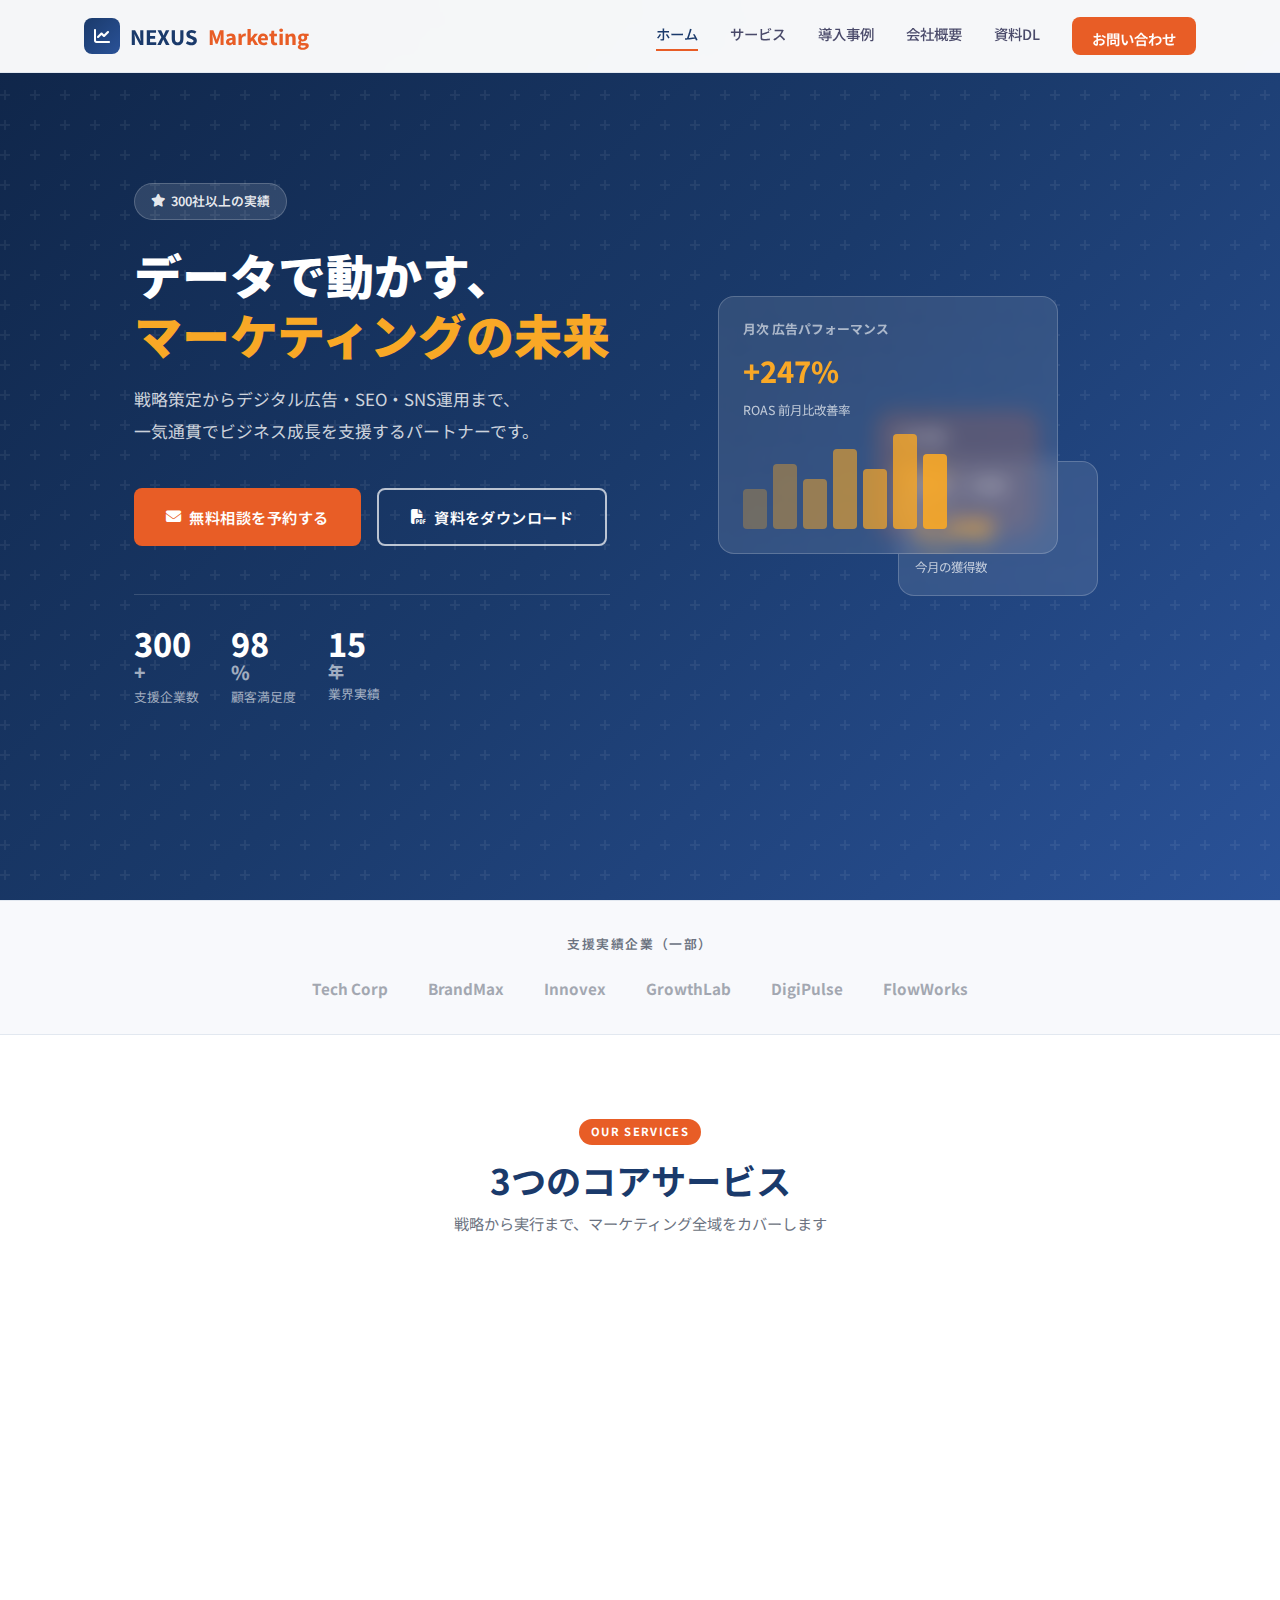
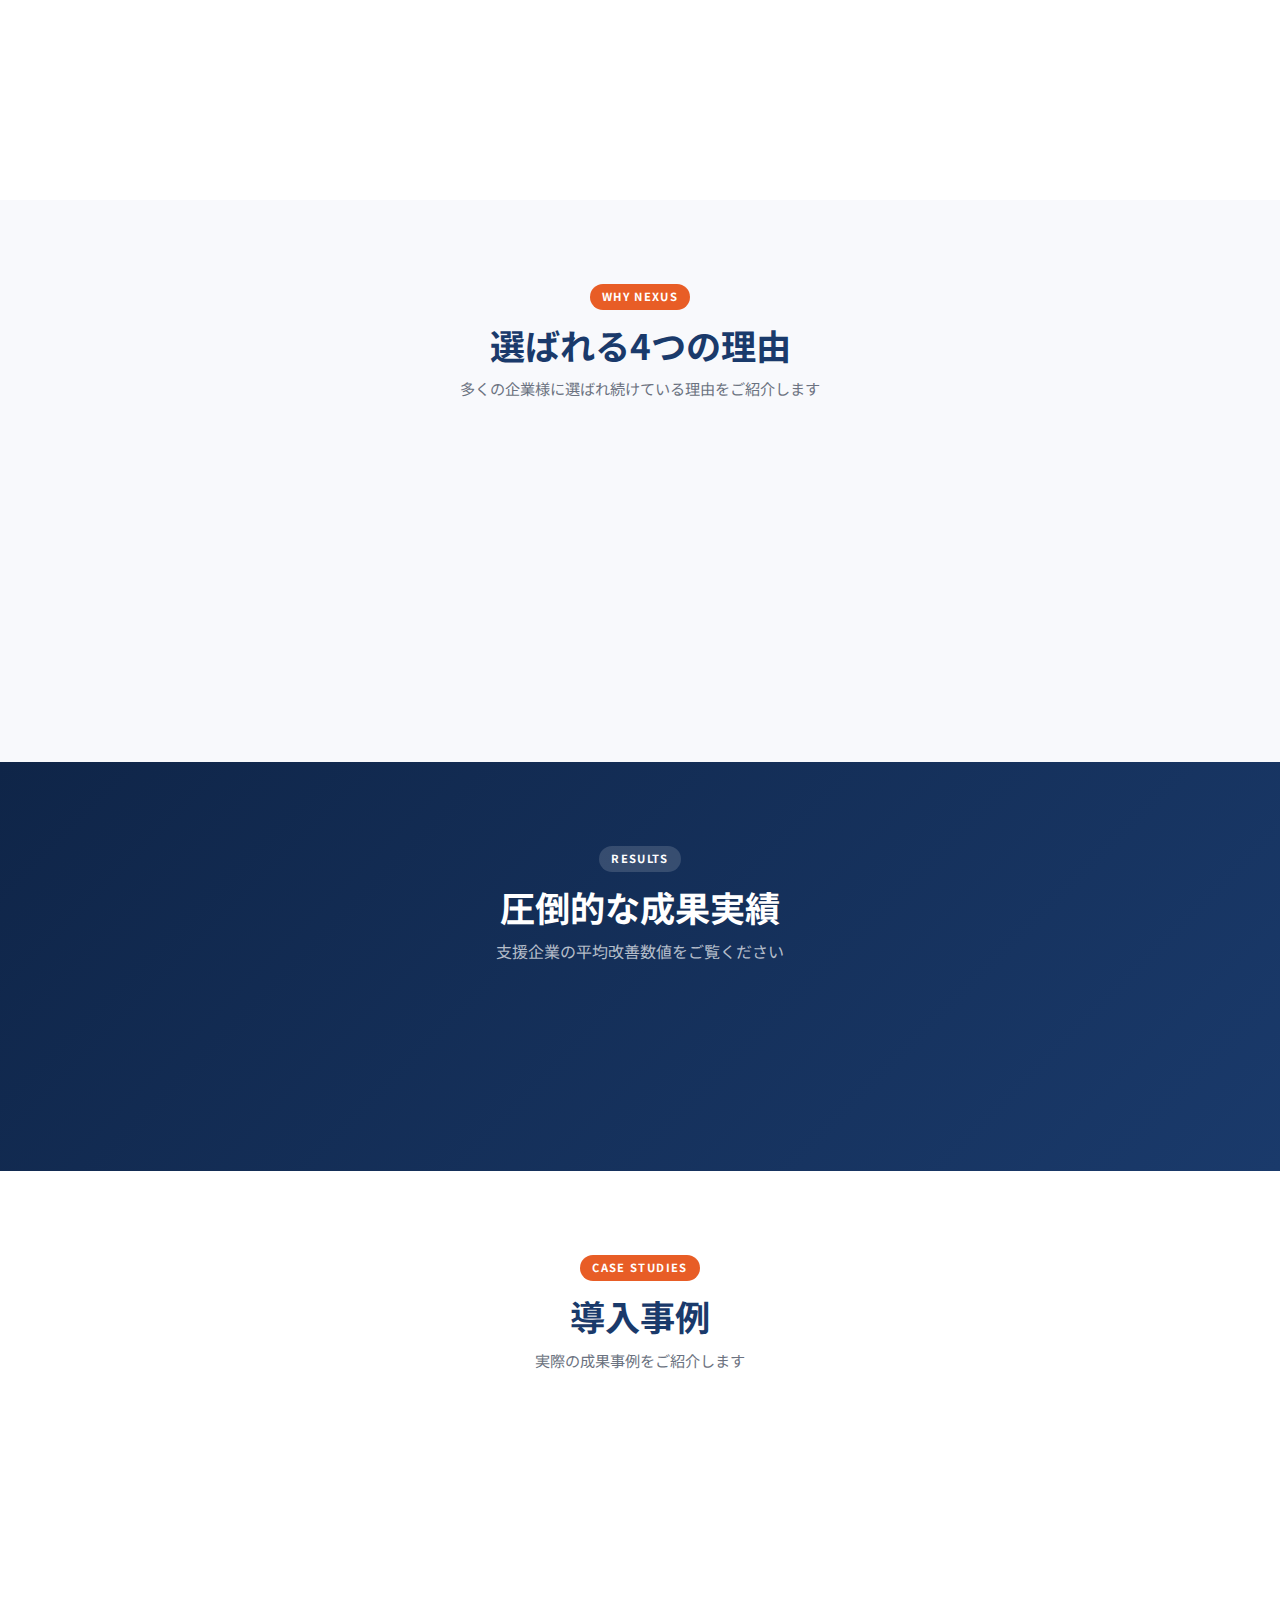
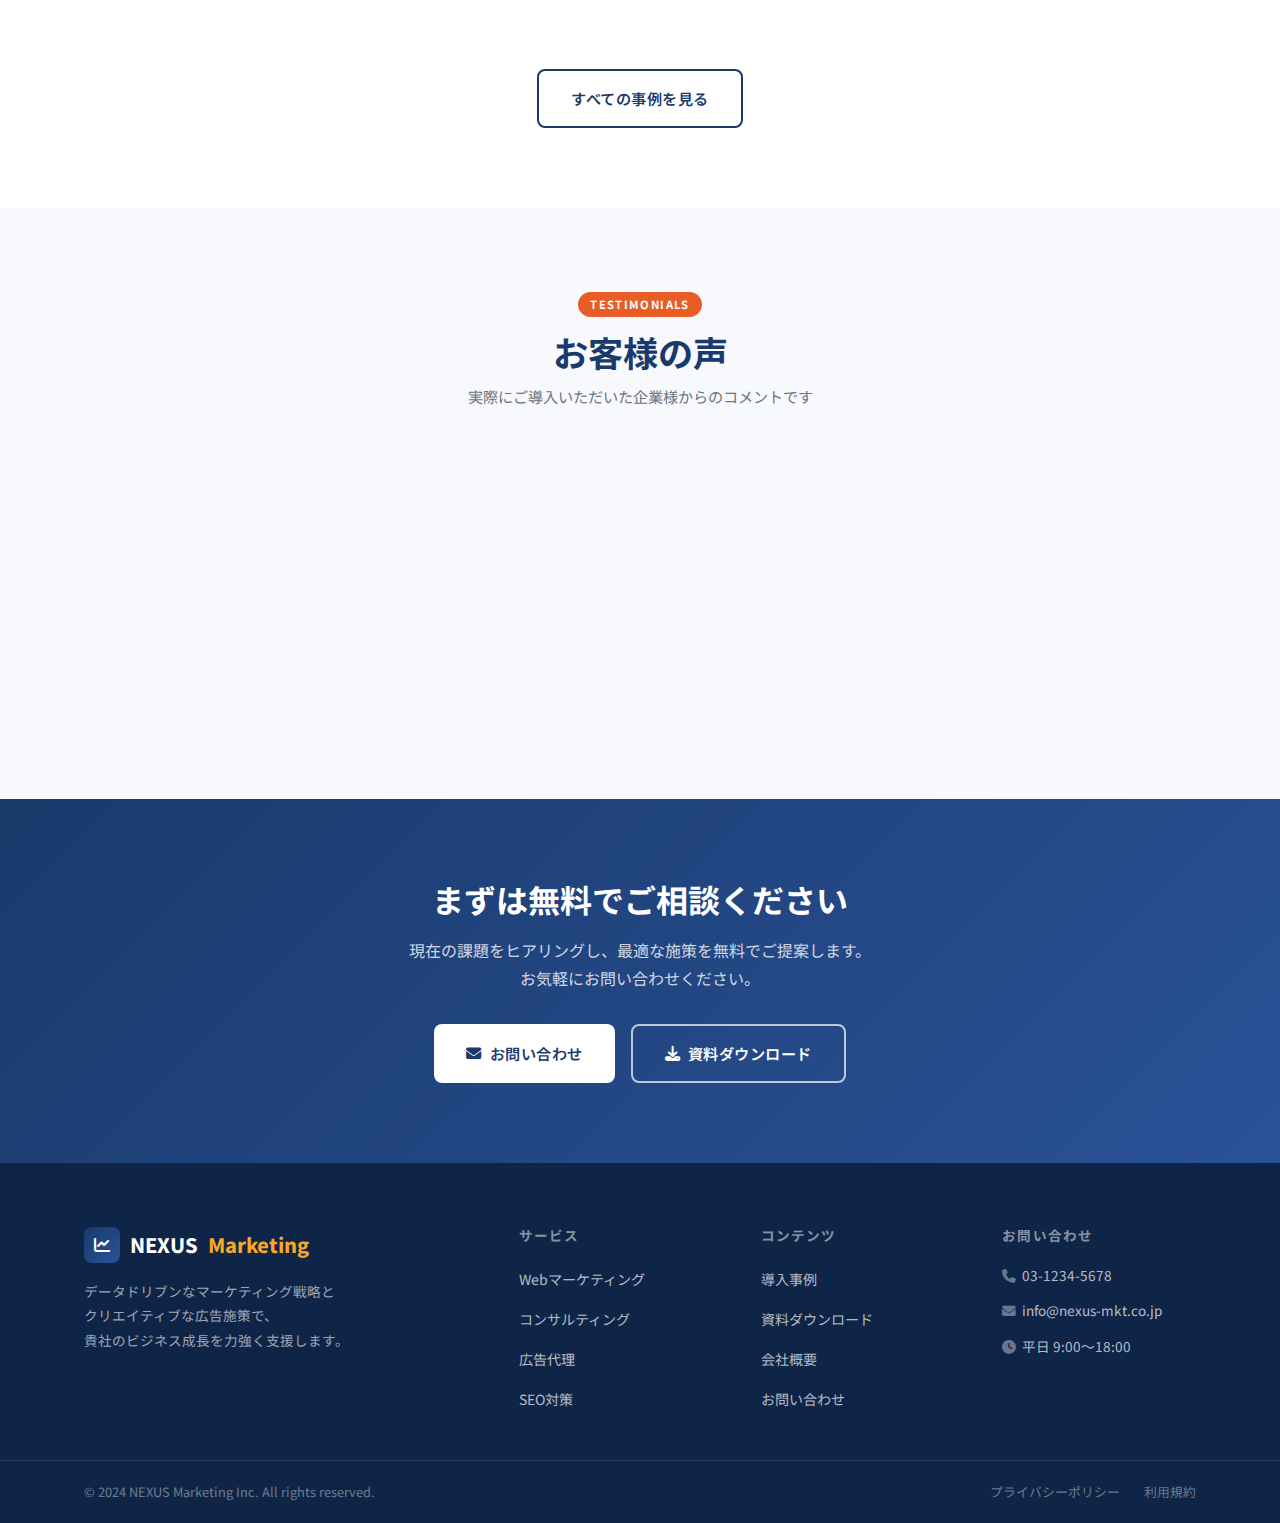
<file: index.html>
<!DOCTYPE html><html lang="ja"><head><meta charset="UTF-8"/><meta name="viewport" content="width=device-width, initial-scale=1.0"/><meta name="description" content="NEXUS Marketingは、データドリブンなWebマーケティング・コンサルティング・広告代理で貴社の成長を加速します。"/><title>ホーム | NEXUS Marketing</title><link rel="icon" type="image/svg+xml" href="favicon.svg"/><link rel="preconnect" href="https://fonts.googleapis.com"/><link rel="preconnect" href="https://fonts.gstatic.com" crossorigin=""/><link href="https://fonts.googleapis.com/css2?family=Noto+Sans+JP:wght@400;500;600;700;800;900&amp;display=swap" rel="stylesheet"/><link href="https://cdn.jsdelivr.net/npm/@fortawesome/fontawesome-free@6.4.0/css/all.min.css" rel="stylesheet"/><link href="static/style.css" rel="stylesheet"/></head><body><header class="site-header" id="site-header"><div class="header-inner"><a href="index.html" class="logo"><div class="logo-icon"><i class="fas fa-chart-line"></i></div>NEXUS<span>Marketing</span></a><nav class="nav-menu" id="nav-menu"><a href="index.html">ホーム</a><a href="services.html">サービス</a><a href="cases.html">導入事例</a><a href="about.html">会社概要</a><a href="download.html">資料DL</a><a href="contact.html" class="nav-cta">お問い合わせ</a></nav><button class="hamburger" id="hamburger" aria-label="メニュー"><span></span><span></span><span></span></button></div></header><main><section class="hero"><div class="hero-bg"></div><div class="hero-content"><div class="hero-text"><div class="badge"><i class="fas fa-star"></i>300社以上の実績</div><h1 class="hero-title">データで動かす、<br/><em>マーケティングの未来</em></h1><p class="hero-desc">戦略策定からデジタル広告・SEO・SNS運用まで、<br/>一気通貫でビジネス成長を支援するパートナーです。</p><div class="hero-buttons"><a href="contact.html" class="btn btn-primary"><i class="fas fa-envelope"></i>無料相談を予約する</a><a href="download.html" class="btn btn-secondary"><i class="fas fa-file-pdf"></i>資料をダウンロード</a></div><div class="hero-stats"><div class="hero-stat"><strong>300<span style="font-size:1.2rem">+</span></strong><span>支援企業数</span></div><div class="hero-stat"><strong>98<span style="font-size:1.2rem">%</span></strong><span>顧客満足度</span></div><div class="hero-stat"><strong>15<span style="font-size:1rem">年</span></strong><span>業界実績</span></div></div></div><div class="hero-visual"><div class="hero-card-stack"><div class="hero-card main"><h3>月次 広告パフォーマンス</h3><div class="metric">+247%</div><p>ROAS 前月比改善率</p><div style="margin-top:12px; display:flex; gap:6px;"><div style="width:24px; height:40px; background:rgba(249,168,38,0.3); border-radius:4px; align-self:flex-end;"></div><div style="width:24px; height:65px; background:rgba(249,168,38,0.4); border-radius:4px; align-self:flex-end;"></div><div style="width:24px; height:50px; background:rgba(249,168,38,0.5); border-radius:4px; align-self:flex-end;"></div><div style="width:24px; height:80px; background:rgba(249,168,38,0.6000000000000001); border-radius:4px; align-self:flex-end;"></div><div style="width:24px; height:60px; background:rgba(249,168,38,0.7); border-radius:4px; align-self:flex-end;"></div><div style="width:24px; height:95px; background:rgba(249,168,38,0.8); border-radius:4px; align-self:flex-end;"></div><div style="width:24px; height:75px; background:rgba(249,168,38,0.9000000000000001); border-radius:4px; align-self:flex-end;"></div></div></div><div class="hero-card sub1"><h3>新規リード獲得</h3><div class="metric">1,240</div><p>今月の獲得数</p></div><div class="hero-card sub2"><h3>CVR改善</h3><div class="metric" style="font-size:1.4rem;">3.2x</div><p>施策前比</p></div></div></div></div></section><section style="padding: 32px 0; background: var(--bg-light); border-top: 1px solid var(--border); border-bottom: 1px solid var(--border); overflow: hidden;"><div style="max-width: var(--max-width); margin: 0 auto; padding: 0 24px;"><p style="text-align:center; font-size:0.8rem; font-weight:600; letter-spacing:0.12em; color:var(--text-light); text-transform:uppercase; margin-bottom:1.25rem;">支援実績企業（一部）</p><div style="display:flex; justify-content:center; gap:40px; flex-wrap:wrap;"><span style="font-weight:700; color:var(--text-light); font-size:0.95rem; opacity:0.6;">Tech Corp</span><span style="font-weight:700; color:var(--text-light); font-size:0.95rem; opacity:0.6;">BrandMax</span><span style="font-weight:700; color:var(--text-light); font-size:0.95rem; opacity:0.6;">Innovex</span><span style="font-weight:700; color:var(--text-light); font-size:0.95rem; opacity:0.6;">GrowthLab</span><span style="font-weight:700; color:var(--text-light); font-size:0.95rem; opacity:0.6;">DigiPulse</span><span style="font-weight:700; color:var(--text-light); font-size:0.95rem; opacity:0.6;">FlowWorks</span></div></div></section><section style="background: var(--bg-white);"><div class="section-inner"><div style="text-align:center; margin-bottom:3rem;"><span class="section-badge">OUR SERVICES</span><h2 class="section-title">3つのコアサービス</h2><p class="section-sub">戦略から実行まで、マーケティング全域をカバーします</p></div><div style="display:grid; grid-template-columns:repeat(auto-fit,minmax(300px,1fr)); gap:28px;"><div class="card reveal" style="padding: 36px 32px; display:flex; flex-direction:column; gap:1rem;"><div style="width:56px; height:56px; background:#1a3a6b1a; border-radius:12px; display:flex; align-items:center; justify-content:center;"><i class="fas fa-chart-bar" style="color:#1a3a6b; font-size:1.4rem;"></i></div><h3 style="font-size:1.2rem; color:var(--primary);">Webマーケティング</h3><p style="color:var(--text-light); font-size:0.9rem; line-height:1.8;">SEO・MEO・SNS・コンテンツマーケティングなど、デジタル全域の施策を設計・実行します。</p><ul style="display:flex; flex-direction:column; gap:6px;"><li style="font-size:0.85rem; color:var(--text-mid); display:flex; align-items:center; gap:6px;"><i class="fas fa-check" style="color:#22c55e; font-size:0.7rem;"></i>SEO / MEO対策</li><li style="font-size:0.85rem; color:var(--text-mid); display:flex; align-items:center; gap:6px;"><i class="fas fa-check" style="color:#22c55e; font-size:0.7rem;"></i>SNS運用代行</li><li style="font-size:0.85rem; color:var(--text-mid); display:flex; align-items:center; gap:6px;"><i class="fas fa-check" style="color:#22c55e; font-size:0.7rem;"></i>コンテンツ制作</li><li style="font-size:0.85rem; color:var(--text-mid); display:flex; align-items:center; gap:6px;"><i class="fas fa-check" style="color:#22c55e; font-size:0.7rem;"></i>アクセス解析</li></ul><a href="services.html#web-marketing" style="margin-top:auto; color:#1a3a6b; font-weight:600; font-size:0.9rem; display:flex; align-items:center; gap:4px;">詳しく見る <i class="fas fa-arrow-right" style="font-size:0.75rem;"></i></a></div><div class="card reveal" style="padding: 36px 32px; display:flex; flex-direction:column; gap:1rem;"><div style="width:56px; height:56px; background:#e85d261a; border-radius:12px; display:flex; align-items:center; justify-content:center;"><i class="fas fa-lightbulb" style="color:#e85d26; font-size:1.4rem;"></i></div><h3 style="font-size:1.2rem; color:var(--primary);">コンサルティング</h3><p style="color:var(--text-light); font-size:0.9rem; line-height:1.8;">データ分析に基づく戦略策定から、組織・プロセス改革まで伴走型で支援します。</p><ul style="display:flex; flex-direction:column; gap:6px;"><li style="font-size:0.85rem; color:var(--text-mid); display:flex; align-items:center; gap:6px;"><i class="fas fa-check" style="color:#22c55e; font-size:0.7rem;"></i>マーケ戦略策定</li><li style="font-size:0.85rem; color:var(--text-mid); display:flex; align-items:center; gap:6px;"><i class="fas fa-check" style="color:#22c55e; font-size:0.7rem;"></i>データ分析</li><li style="font-size:0.85rem; color:var(--text-mid); display:flex; align-items:center; gap:6px;"><i class="fas fa-check" style="color:#22c55e; font-size:0.7rem;"></i>KPI設計</li><li style="font-size:0.85rem; color:var(--text-mid); display:flex; align-items:center; gap:6px;"><i class="fas fa-check" style="color:#22c55e; font-size:0.7rem;"></i>組織改革支援</li></ul><a href="services.html#consulting" style="margin-top:auto; color:#e85d26; font-weight:600; font-size:0.9rem; display:flex; align-items:center; gap:4px;">詳しく見る <i class="fas fa-arrow-right" style="font-size:0.75rem;"></i></a></div><div class="card reveal" style="padding: 36px 32px; display:flex; flex-direction:column; gap:1rem;"><div style="width:56px; height:56px; background:#2a52981a; border-radius:12px; display:flex; align-items:center; justify-content:center;"><i class="fas fa-bullhorn" style="color:#2a5298; font-size:1.4rem;"></i></div><h3 style="font-size:1.2rem; color:var(--primary);">広告代理</h3><p style="color:var(--text-light); font-size:0.9rem; line-height:1.8;">Google・Meta・YDNなど主要媒体の運用代行。最小予算で最大の成果を追求します。</p><ul style="display:flex; flex-direction:column; gap:6px;"><li style="font-size:0.85rem; color:var(--text-mid); display:flex; align-items:center; gap:6px;"><i class="fas fa-check" style="color:#22c55e; font-size:0.7rem;"></i>Google広告</li><li style="font-size:0.85rem; color:var(--text-mid); display:flex; align-items:center; gap:6px;"><i class="fas fa-check" style="color:#22c55e; font-size:0.7rem;"></i>Meta広告</li><li style="font-size:0.85rem; color:var(--text-mid); display:flex; align-items:center; gap:6px;"><i class="fas fa-check" style="color:#22c55e; font-size:0.7rem;"></i>動画広告</li><li style="font-size:0.85rem; color:var(--text-mid); display:flex; align-items:center; gap:6px;"><i class="fas fa-check" style="color:#22c55e; font-size:0.7rem;"></i>DSP / RTB</li></ul><a href="services.html#advertising" style="margin-top:auto; color:#2a5298; font-weight:600; font-size:0.9rem; display:flex; align-items:center; gap:4px;">詳しく見る <i class="fas fa-arrow-right" style="font-size:0.75rem;"></i></a></div></div></div></section><section style="background: var(--bg-light);"><div class="section-inner"><div style="text-align:center; margin-bottom:3rem;"><span class="section-badge">WHY NEXUS</span><h2 class="section-title">選ばれる4つの理由</h2><p class="section-sub">多くの企業様に選ばれ続けている理由をご紹介します</p></div><div style="display:grid; grid-template-columns:repeat(auto-fit,minmax(240px,1fr)); gap:24px;"><div class="reveal" style="background:#fff; border-radius:var(--radius-lg); padding:32px 24px; border:1px solid var(--border); position:relative; overflow:hidden;"><div style="position:absolute; top:16px; right:20px; font-size:3rem; font-weight:900; color:#e2e8f0; line-height:1;">01</div><div style="width:48px; height:48px; background:linear-gradient(135deg,var(--primary),var(--primary-light)); border-radius:10px; display:flex; align-items:center; justify-content:center; margin-bottom:1rem;"><i class="fas fa-database" style="color:#fff; font-size:1.1rem;"></i></div><h3 style="font-size:1rem; font-weight:700; color:var(--primary); margin-bottom:0.5rem;">データドリブン</h3><p style="font-size:0.85rem; color:var(--text-light); line-height:1.8;">GA4・広告データ・CRMを統合分析し、根拠ある施策を立案します。</p></div><div class="reveal" style="background:#fff; border-radius:var(--radius-lg); padding:32px 24px; border:1px solid var(--border); position:relative; overflow:hidden;"><div style="position:absolute; top:16px; right:20px; font-size:3rem; font-weight:900; color:#e2e8f0; line-height:1;">02</div><div style="width:48px; height:48px; background:linear-gradient(135deg,var(--primary),var(--primary-light)); border-radius:10px; display:flex; align-items:center; justify-content:center; margin-bottom:1rem;"><i class="fas fa-users" style="color:#fff; font-size:1.1rem;"></i></div><h3 style="font-size:1rem; font-weight:700; color:var(--primary); margin-bottom:0.5rem;">専任チーム体制</h3><p style="font-size:0.85rem; color:var(--text-light); line-height:1.8;">戦略家・クリエイター・エンジニアが一体となり、総合的に支援します。</p></div><div class="reveal" style="background:#fff; border-radius:var(--radius-lg); padding:32px 24px; border:1px solid var(--border); position:relative; overflow:hidden;"><div style="position:absolute; top:16px; right:20px; font-size:3rem; font-weight:900; color:#e2e8f0; line-height:1;">03</div><div style="width:48px; height:48px; background:linear-gradient(135deg,var(--primary),var(--primary-light)); border-radius:10px; display:flex; align-items:center; justify-content:center; margin-bottom:1rem;"><i class="fas fa-shield-alt" style="color:#fff; font-size:1.1rem;"></i></div><h3 style="font-size:1rem; font-weight:700; color:var(--primary); margin-bottom:0.5rem;">実績と信頼</h3><p style="font-size:0.85rem; color:var(--text-light); line-height:1.8;">15年・300社超の支援実績。多業種での成功事例をもとに最適解を提案。</p></div><div class="reveal" style="background:#fff; border-radius:var(--radius-lg); padding:32px 24px; border:1px solid var(--border); position:relative; overflow:hidden;"><div style="position:absolute; top:16px; right:20px; font-size:3rem; font-weight:900; color:#e2e8f0; line-height:1;">04</div><div style="width:48px; height:48px; background:linear-gradient(135deg,var(--primary),var(--primary-light)); border-radius:10px; display:flex; align-items:center; justify-content:center; margin-bottom:1rem;"><i class="fas fa-sync-alt" style="color:#fff; font-size:1.1rem;"></i></div><h3 style="font-size:1rem; font-weight:700; color:var(--primary); margin-bottom:0.5rem;">PDCA高速回転</h3><p style="font-size:0.85rem; color:var(--text-light); line-height:1.8;">週次レポートと月次改善提案で、常に最速で成果を最大化します。</p></div></div></div></section><section style="background: linear-gradient(135deg, var(--primary-dark) 0%, var(--primary) 100%); color:#fff; padding:80px 0;"><div class="section-inner"><div style="text-align:center; margin-bottom:3rem;"><span class="section-badge" style="background:rgba(255,255,255,0.15); color:#fff;">RESULTS</span><h2 style="font-size:clamp(1.6rem,3vw,2.2rem); color:#fff; margin-bottom:0.5rem;">圧倒的な成果実績</h2><p style="color:rgba(255,255,255,0.7);">支援企業の平均改善数値をご覧ください</p></div><div style="display:grid; grid-template-columns:repeat(auto-fit,minmax(180px,1fr)); gap:32px; text-align:center;"><div class="reveal"><div style="font-size:clamp(2rem,4vw,2.8rem); font-weight:900; color:#f9a826; line-height:1;">247%</div><div style="color:rgba(255,255,255,0.7); margin-top:8px; font-size:0.9rem;">平均ROAS改善率</div></div><div class="reveal"><div style="font-size:clamp(2rem,4vw,2.8rem); font-weight:900; color:#f9a826; line-height:1;">3.2倍</div><div style="color:rgba(255,255,255,0.7); margin-top:8px; font-size:0.9rem;">平均CVR改善倍率</div></div><div class="reveal"><div style="font-size:clamp(2rem,4vw,2.8rem); font-weight:900; color:#f9a826; line-height:1;">56%</div><div style="color:rgba(255,255,255,0.7); margin-top:8px; font-size:0.9rem;">CPA削減率</div></div><div class="reveal"><div style="font-size:clamp(2rem,4vw,2.8rem); font-weight:900; color:#f9a826; line-height:1;">98%</div><div style="color:rgba(255,255,255,0.7); margin-top:8px; font-size:0.9rem;">顧客継続率</div></div></div></div></section><section style="background: var(--bg-white);"><div class="section-inner"><div style="text-align:center; margin-bottom:3rem;"><span class="section-badge">CASE STUDIES</span><h2 class="section-title">導入事例</h2><p class="section-sub">実際の成果事例をご紹介します</p></div><div style="display:grid; grid-template-columns:repeat(auto-fit,minmax(300px,1fr)); gap:24px;"><div class="card reveal" style="overflow:hidden;"><div style="height:8px; background:#e85d26;"></div><div style="padding:28px;"><span style="display:inline-block; background:#e85d2615; color:#e85d26; font-size:0.75rem; font-weight:700; padding:3px 10px; border-radius:20px; margin-bottom:0.75rem;">EC</span><h3 style="font-size:1rem; font-weight:700; color:var(--primary); margin-bottom:0.5rem;">アパレルEC企業A社</h3><div style="font-size:1.6rem; font-weight:900; color:#e85d26; margin-bottom:0.25rem;">ROAS +320%</div><p style="font-size:0.82rem; color:var(--text-light);">6ヶ月で達成 | Google広告・Meta広告</p></div></div><div class="card reveal" style="overflow:hidden;"><div style="height:8px; background:#1a3a6b;"></div><div style="padding:28px;"><span style="display:inline-block; background:#1a3a6b15; color:#1a3a6b; font-size:0.75rem; font-weight:700; padding:3px 10px; border-radius:20px; margin-bottom:0.75rem;">SaaS</span><h3 style="font-size:1rem; font-weight:700; color:var(--primary); margin-bottom:0.5rem;">BtoBソフトウェアB社</h3><div style="font-size:1.6rem; font-weight:900; color:#1a3a6b; margin-bottom:0.25rem;">リード数 +180%</div><p style="font-size:0.82rem; color:var(--text-light);">3ヶ月で達成 | SEO・コンテンツMKT</p></div></div><div class="card reveal" style="overflow:hidden;"><div style="height:8px; background:#2a5298;"></div><div style="padding:28px;"><span style="display:inline-block; background:#2a529815; color:#2a5298; font-size:0.75rem; font-weight:700; padding:3px 10px; border-radius:20px; margin-bottom:0.75rem;">不動産</span><h3 style="font-size:1rem; font-weight:700; color:var(--primary); margin-bottom:0.5rem;">不動産C社</h3><div style="font-size:1.6rem; font-weight:900; color:#2a5298; margin-bottom:0.25rem;">CVR 2.8倍</div><p style="font-size:0.82rem; color:var(--text-light);">4ヶ月で達成 | LP改善・広告運用</p></div></div></div><div style="text-align:center; margin-top:2.5rem;"><a href="cases.html" class="btn btn-outline">すべての事例を見る</a></div></div></section><section style="background: var(--bg-light);"><div class="section-inner"><div style="text-align:center; margin-bottom:3rem;"><span class="section-badge">TESTIMONIALS</span><h2 class="section-title">お客様の声</h2><p class="section-sub">実際にご導入いただいた企業様からのコメントです</p></div><div style="display:grid; grid-template-columns:repeat(auto-fit,minmax(280px,1fr)); gap:24px;"><div class="card reveal" style="padding:28px;"><div style="font-size:1.5rem; color:var(--accent); margin-bottom:0.75rem;">❝</div><p style="font-size:0.9rem; color:var(--text-mid); line-height:1.9; margin-bottom:1.25rem;">広告ROASが3倍以上に改善されました。データに基づいた提案が非常に的確で、短期間で大きな成果を得られました。</p><div style="display:flex; align-items:center; gap:12px;"><div style="width:40px; height:40px; border-radius:50%; background:linear-gradient(135deg,var(--primary),var(--primary-light)); display:flex; align-items:center; justify-content:center; color:#fff; font-weight:700; font-size:0.9rem;">田</div><div><div style="font-weight:700; font-size:0.9rem; color:var(--primary);">田中 正樹</div><div style="font-size:0.78rem; color:var(--text-light);">A社 EC事業部 部長</div></div></div></div><div class="card reveal" style="padding:28px;"><div style="font-size:1.5rem; color:var(--accent); margin-bottom:0.75rem;">❝</div><p style="font-size:0.9rem; color:var(--text-mid); line-height:1.9; margin-bottom:1.25rem;">SEO施策を依頼してから6ヶ月でオーガニック流入が2倍以上に。専任担当者のサポートが手厚く安心できます。</p><div style="display:flex; align-items:center; gap:12px;"><div style="width:40px; height:40px; border-radius:50%; background:linear-gradient(135deg,var(--primary),var(--primary-light)); display:flex; align-items:center; justify-content:center; color:#fff; font-weight:700; font-size:0.9rem;">山</div><div><div style="font-weight:700; font-size:0.9rem; color:var(--primary);">山田 佳奈</div><div style="font-size:0.78rem; color:var(--text-light);">B社 マーケティングMGR</div></div></div></div><div class="card reveal" style="padding:28px;"><div style="font-size:1.5rem; color:var(--accent); margin-bottom:0.75rem;">❝</div><p style="font-size:0.9rem; color:var(--text-mid); line-height:1.9; margin-bottom:1.25rem;">コンサルからクリエイティブまで一社完結できる点が最大の魅力。戦略と実行が一致しているのでスピードが違います。</p><div style="display:flex; align-items:center; gap:12px;"><div style="width:40px; height:40px; border-radius:50%; background:linear-gradient(135deg,var(--primary),var(--primary-light)); display:flex; align-items:center; justify-content:center; color:#fff; font-weight:700; font-size:0.9rem;">佐</div><div><div style="font-weight:700; font-size:0.9rem; color:var(--primary);">佐藤 健太</div><div style="font-size:0.78rem; color:var(--text-light);">C社 代表取締役</div></div></div></div></div></div></section><section class="cta-section"><div class="cta-inner"><h2>まずは無料でご相談ください</h2><p>現在の課題をヒアリングし、最適な施策を無料でご提案します。<br/>お気軽にお問い合わせください。</p><div class="cta-buttons"><a href="contact.html" class="btn btn-white"><i class="fas fa-envelope"></i>お問い合わせ</a><a href="download.html" class="btn btn-secondary"><i class="fas fa-download"></i>資料ダウンロード</a></div></div></section></main><footer class="site-footer"><div class="footer-main"><div class="footer-grid"><div class="footer-brand"><a href="index.html" class="logo" style="margin-bottom: 1rem;"><div class="logo-icon"><i class="fas fa-chart-line"></i></div>NEXUS<span style="color: #f9a826;">Marketing</span></a><p>データドリブンなマーケティング戦略と<br/>クリエイティブな広告施策で、<br/>貴社のビジネス成長を力強く支援します。</p></div><div class="footer-col"><h4>サービス</h4><ul><li><a href="services.html#web-marketing">Webマーケティング</a></li><li><a href="services.html#consulting">コンサルティング</a></li><li><a href="services.html#advertising">広告代理</a></li><li><a href="services.html#seo">SEO対策</a></li></ul></div><div class="footer-col"><h4>コンテンツ</h4><ul><li><a href="cases.html">導入事例</a></li><li><a href="download.html">資料ダウンロード</a></li><li><a href="about.html">会社概要</a></li><li><a href="contact.html">お問い合わせ</a></li></ul></div><div class="footer-col"><h4>お問い合わせ</h4><ul><li style="color: rgba(255,255,255,0.7); font-size: 0.85rem;"><i class="fas fa-phone" style="margin-right: 6px; color: rgba(255,255,255,0.4);"></i>03-1234-5678</li><li style="color: rgba(255,255,255,0.7); font-size: 0.85rem;"><i class="fas fa-envelope" style="margin-right: 6px; color: rgba(255,255,255,0.4);"></i>info@nexus-mkt.co.jp</li><li style="color: rgba(255,255,255,0.7); font-size: 0.85rem;"><i class="fas fa-clock" style="margin-right: 6px; color: rgba(255,255,255,0.4);"></i>平日 9:00〜18:00</li></ul></div></div></div><div class="footer-bottom"><div class="footer-bottom-inner"><p>© 2024 NEXUS Marketing Inc. All rights reserved.</p><div class="footer-links"><a href="privacy.html">プライバシーポリシー</a><a href="terms.html">利用規約</a></div></div></div></footer><script src="static/app.js"></script></body></html>
</file>
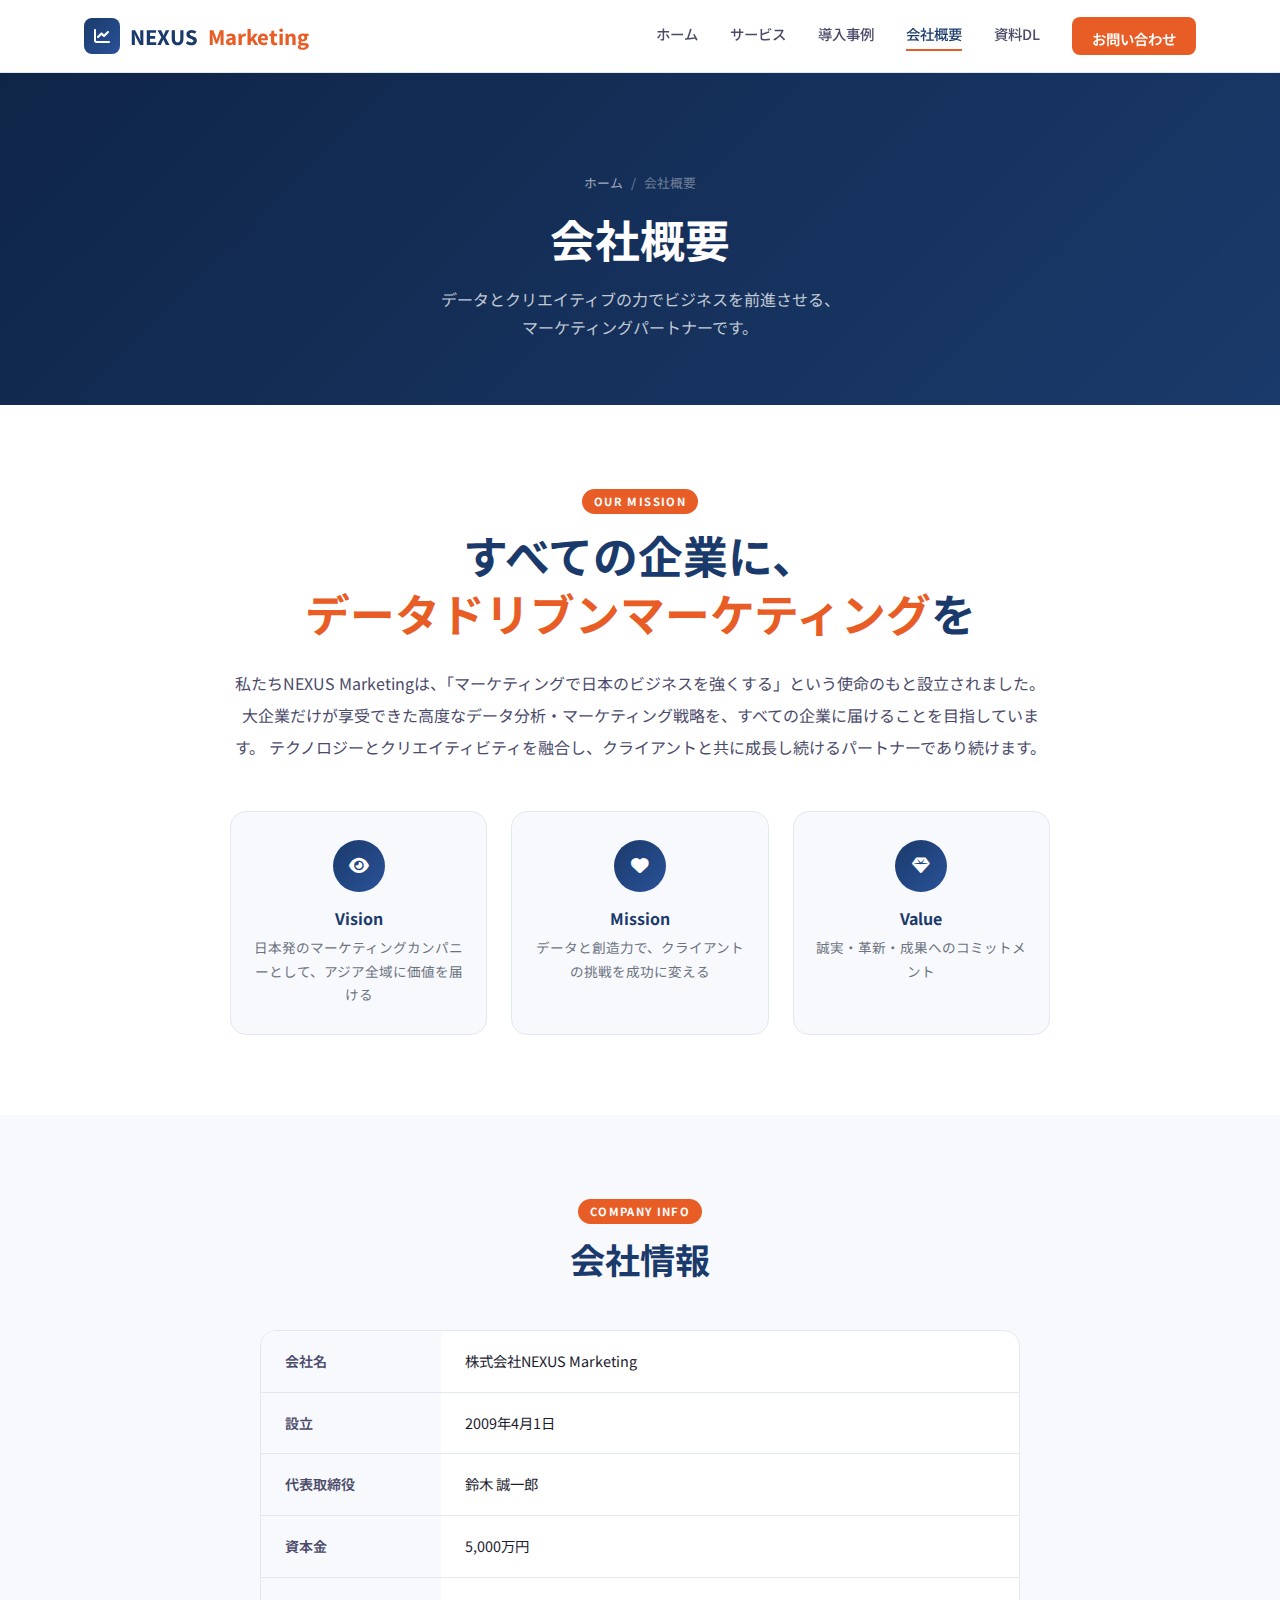
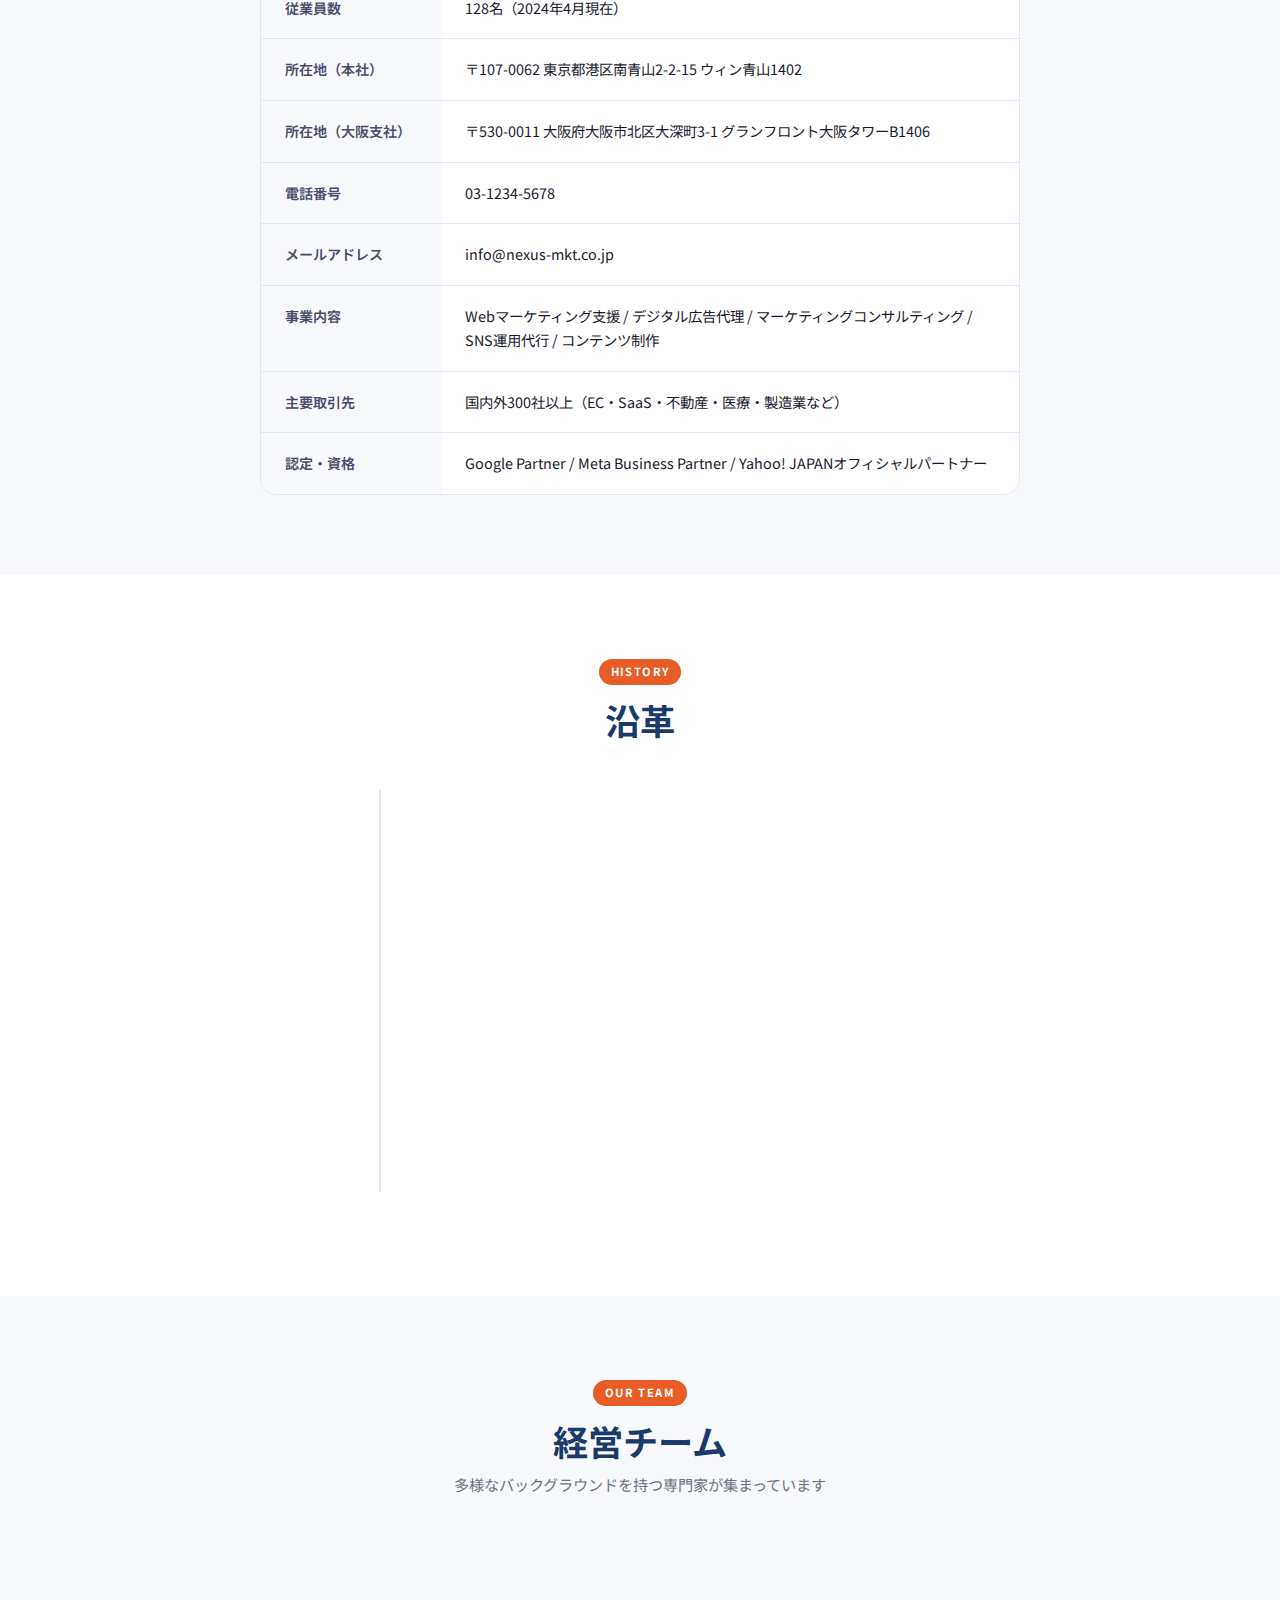
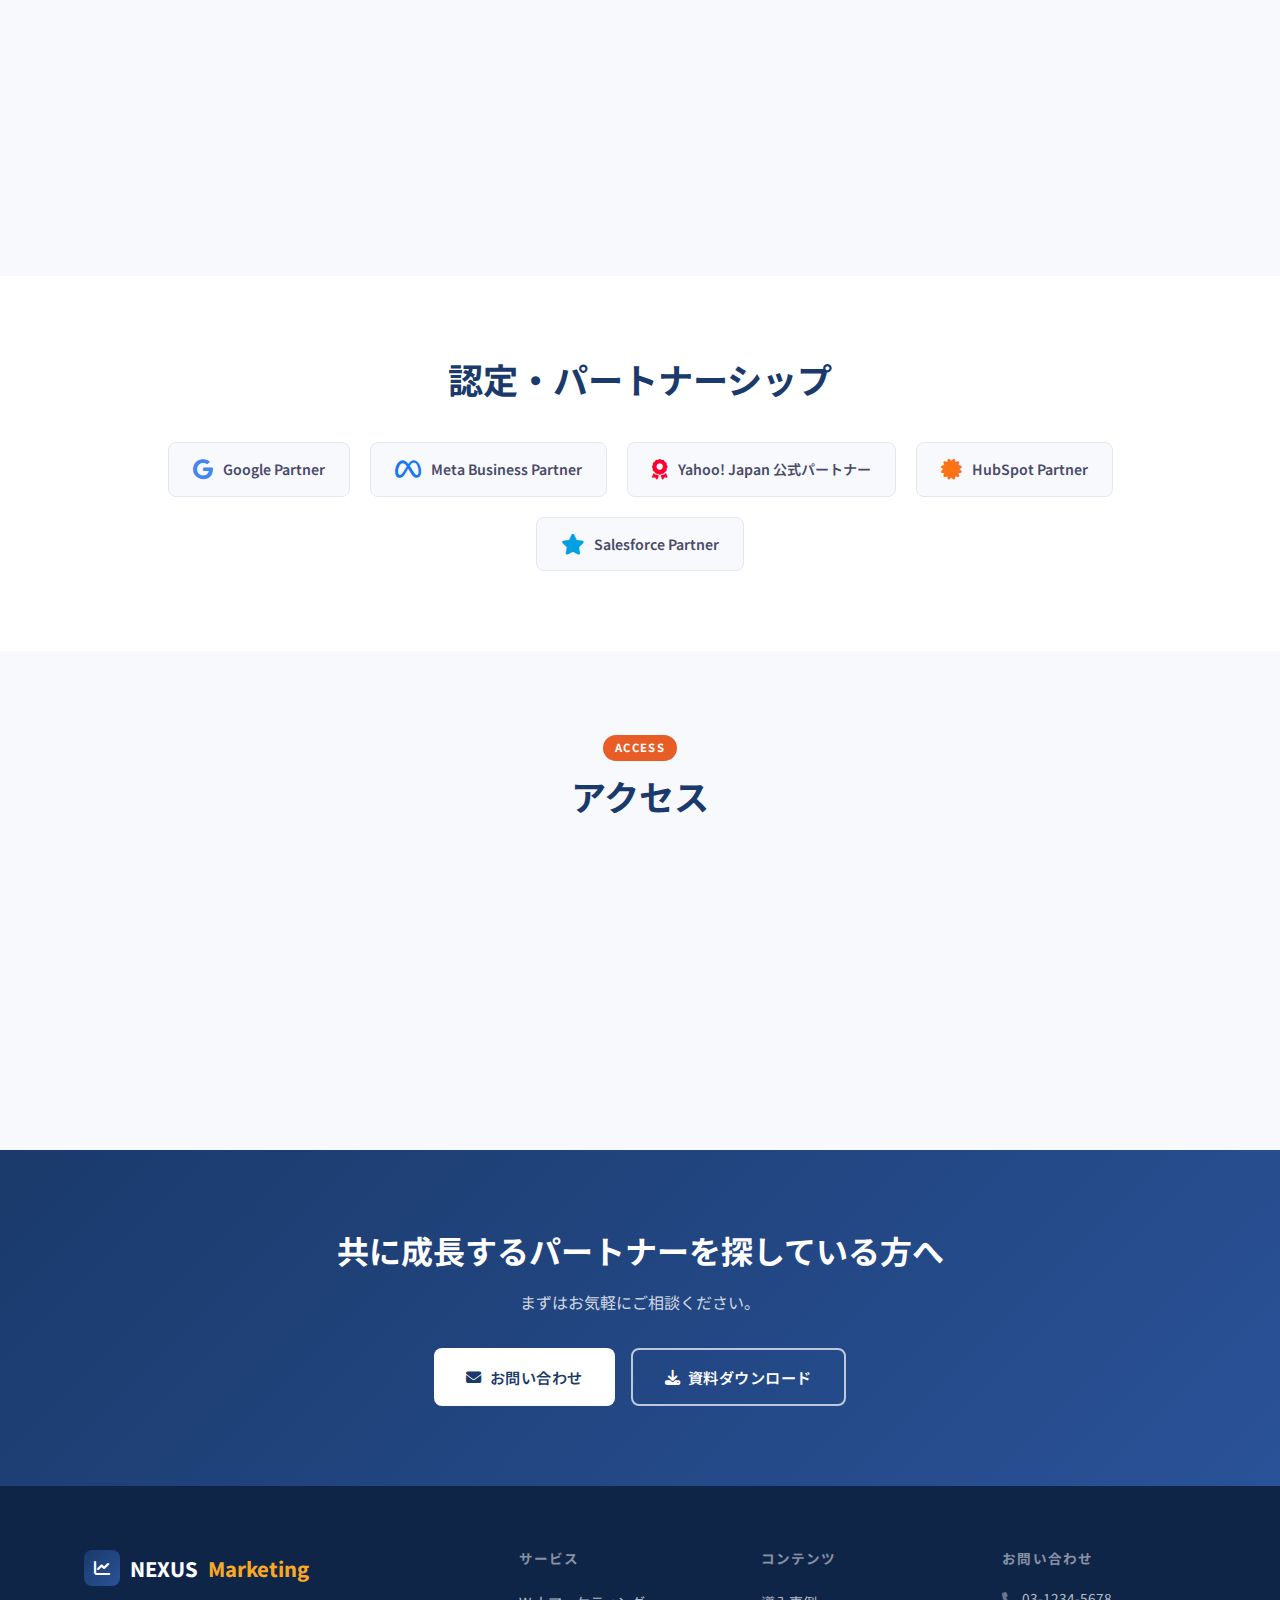
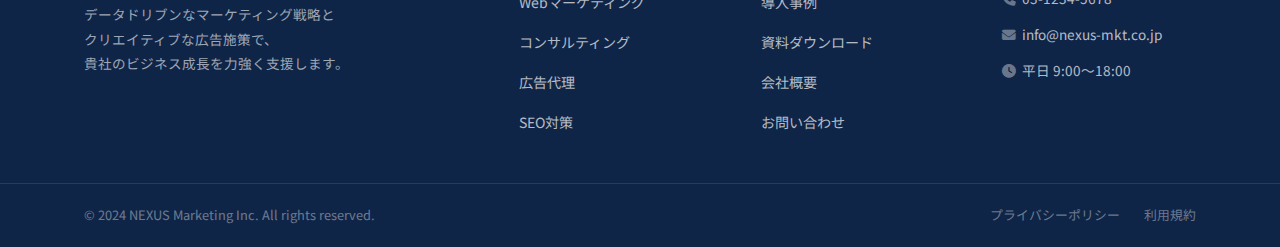
<file: about.html>
<!DOCTYPE html><html lang="ja"><head><meta charset="UTF-8"/><meta name="viewport" content="width=device-width, initial-scale=1.0"/><meta name="description" content="NEXUS Marketing 会社情報・沿革・経営チーム・アクセスのご案内"/><title>会社概要 | NEXUS Marketing</title><link rel="icon" type="image/svg+xml" href="favicon.svg"/><link rel="preconnect" href="https://fonts.googleapis.com"/><link rel="preconnect" href="https://fonts.gstatic.com" crossorigin=""/><link href="https://fonts.googleapis.com/css2?family=Noto+Sans+JP:wght@400;500;600;700;800;900&amp;display=swap" rel="stylesheet"/><link href="https://cdn.jsdelivr.net/npm/@fortawesome/fontawesome-free@6.4.0/css/all.min.css" rel="stylesheet"/><link href="static/style.css" rel="stylesheet"/></head><body><header class="site-header" id="site-header"><div class="header-inner"><a href="index.html" class="logo"><div class="logo-icon"><i class="fas fa-chart-line"></i></div>NEXUS<span>Marketing</span></a><nav class="nav-menu" id="nav-menu"><a href="index.html">ホーム</a><a href="services.html">サービス</a><a href="cases.html">導入事例</a><a href="about.html">会社概要</a><a href="download.html">資料DL</a><a href="contact.html" class="nav-cta">お問い合わせ</a></nav><button class="hamburger" id="hamburger" aria-label="メニュー"><span></span><span></span><span></span></button></div></header><main><div class="page-banner"><div class="breadcrumb"><a href="index.html">ホーム</a><span>/</span><span>会社概要</span></div><h1>会社概要</h1><p>データとクリエイティブの力でビジネスを前進させる、<br/>マーケティングパートナーです。</p></div><section style="background:var(--bg-white);"><div class="section-inner"><div style="max-width:820px; margin:0 auto; text-align:center;"><span class="section-badge">OUR MISSION</span><h2 style="font-size:clamp(1.8rem,4vw,2.8rem); color:var(--primary); line-height:1.3; margin-bottom:1.5rem;">すべての企業に、<br/><span style="color:var(--accent);">データドリブンマーケティング</span>を</h2><p style="font-size:1rem; color:var(--text-mid); line-height:2; margin-bottom:2rem;">私たちNEXUS Marketingは、「マーケティングで日本のビジネスを強くする」という使命のもと設立されました。 大企業だけが享受できた高度なデータ分析・マーケティング戦略を、すべての企業に届けることを目指しています。 テクノロジーとクリエイティビティを融合し、クライアントと共に成長し続けるパートナーであり続けます。</p><div style="display:grid; grid-template-columns:repeat(3,1fr); gap:24px; margin-top:3rem;"><div style="background:var(--bg-light); border-radius:var(--radius-lg); padding:28px 20px; text-align:center; border:1px solid var(--border);"><div style="width:52px; height:52px; background:linear-gradient(135deg,var(--primary),var(--primary-light)); border-radius:50%; display:flex; align-items:center; justify-content:center; margin:0 auto 1rem;"><i class="fas fa-eye" style="color:#fff; font-size:1.1rem;"></i></div><h3 style="font-size:1rem; font-weight:700; color:var(--primary); margin-bottom:0.5rem;">Vision</h3><p style="font-size:0.85rem; color:var(--text-light); line-height:1.7;">日本発のマーケティングカンパニーとして、アジア全域に価値を届ける</p></div><div style="background:var(--bg-light); border-radius:var(--radius-lg); padding:28px 20px; text-align:center; border:1px solid var(--border);"><div style="width:52px; height:52px; background:linear-gradient(135deg,var(--primary),var(--primary-light)); border-radius:50%; display:flex; align-items:center; justify-content:center; margin:0 auto 1rem;"><i class="fas fa-heart" style="color:#fff; font-size:1.1rem;"></i></div><h3 style="font-size:1rem; font-weight:700; color:var(--primary); margin-bottom:0.5rem;">Mission</h3><p style="font-size:0.85rem; color:var(--text-light); line-height:1.7;">データと創造力で、クライアントの挑戦を成功に変える</p></div><div style="background:var(--bg-light); border-radius:var(--radius-lg); padding:28px 20px; text-align:center; border:1px solid var(--border);"><div style="width:52px; height:52px; background:linear-gradient(135deg,var(--primary),var(--primary-light)); border-radius:50%; display:flex; align-items:center; justify-content:center; margin:0 auto 1rem;"><i class="fas fa-gem" style="color:#fff; font-size:1.1rem;"></i></div><h3 style="font-size:1rem; font-weight:700; color:var(--primary); margin-bottom:0.5rem;">Value</h3><p style="font-size:0.85rem; color:var(--text-light); line-height:1.7;">誠実・革新・成果へのコミットメント</p></div></div></div></div></section><section style="background:var(--bg-light);"><div class="section-inner"><div style="text-align:center; margin-bottom:3rem;"><span class="section-badge">COMPANY INFO</span><h2 class="section-title">会社情報</h2></div><div style="max-width:760px; margin:0 auto; background:#fff; border-radius:var(--radius-lg); border:1px solid var(--border); overflow:hidden;"><div style="display:grid; grid-template-columns:180px 1fr; gap:0; "><div style="background:var(--bg-light); padding:18px 24px; font-size:0.88rem; font-weight:600; color:var(--text-mid);">会社名</div><div style="padding:18px 24px; font-size:0.9rem; color:var(--text-dark); line-height:1.7;">株式会社NEXUS Marketing</div></div><div style="display:grid; grid-template-columns:180px 1fr; gap:0; border-top:1px solid var(--border);"><div style="background:var(--bg-light); padding:18px 24px; font-size:0.88rem; font-weight:600; color:var(--text-mid);">設立</div><div style="padding:18px 24px; font-size:0.9rem; color:var(--text-dark); line-height:1.7;">2009年4月1日</div></div><div style="display:grid; grid-template-columns:180px 1fr; gap:0; border-top:1px solid var(--border);"><div style="background:var(--bg-light); padding:18px 24px; font-size:0.88rem; font-weight:600; color:var(--text-mid);">代表取締役</div><div style="padding:18px 24px; font-size:0.9rem; color:var(--text-dark); line-height:1.7;">鈴木 誠一郎</div></div><div style="display:grid; grid-template-columns:180px 1fr; gap:0; border-top:1px solid var(--border);"><div style="background:var(--bg-light); padding:18px 24px; font-size:0.88rem; font-weight:600; color:var(--text-mid);">資本金</div><div style="padding:18px 24px; font-size:0.9rem; color:var(--text-dark); line-height:1.7;">5,000万円</div></div><div style="display:grid; grid-template-columns:180px 1fr; gap:0; border-top:1px solid var(--border);"><div style="background:var(--bg-light); padding:18px 24px; font-size:0.88rem; font-weight:600; color:var(--text-mid);">従業員数</div><div style="padding:18px 24px; font-size:0.9rem; color:var(--text-dark); line-height:1.7;">128名（2024年4月現在）</div></div><div style="display:grid; grid-template-columns:180px 1fr; gap:0; border-top:1px solid var(--border);"><div style="background:var(--bg-light); padding:18px 24px; font-size:0.88rem; font-weight:600; color:var(--text-mid);">所在地（本社）</div><div style="padding:18px 24px; font-size:0.9rem; color:var(--text-dark); line-height:1.7;">〒107-0062 東京都港区南青山2-2-15 ウィン青山1402</div></div><div style="display:grid; grid-template-columns:180px 1fr; gap:0; border-top:1px solid var(--border);"><div style="background:var(--bg-light); padding:18px 24px; font-size:0.88rem; font-weight:600; color:var(--text-mid);">所在地（大阪支社）</div><div style="padding:18px 24px; font-size:0.9rem; color:var(--text-dark); line-height:1.7;">〒530-0011 大阪府大阪市北区大深町3-1 グランフロント大阪タワーB1406</div></div><div style="display:grid; grid-template-columns:180px 1fr; gap:0; border-top:1px solid var(--border);"><div style="background:var(--bg-light); padding:18px 24px; font-size:0.88rem; font-weight:600; color:var(--text-mid);">電話番号</div><div style="padding:18px 24px; font-size:0.9rem; color:var(--text-dark); line-height:1.7;">03-1234-5678</div></div><div style="display:grid; grid-template-columns:180px 1fr; gap:0; border-top:1px solid var(--border);"><div style="background:var(--bg-light); padding:18px 24px; font-size:0.88rem; font-weight:600; color:var(--text-mid);">メールアドレス</div><div style="padding:18px 24px; font-size:0.9rem; color:var(--text-dark); line-height:1.7;">info@nexus-mkt.co.jp</div></div><div style="display:grid; grid-template-columns:180px 1fr; gap:0; border-top:1px solid var(--border);"><div style="background:var(--bg-light); padding:18px 24px; font-size:0.88rem; font-weight:600; color:var(--text-mid);">事業内容</div><div style="padding:18px 24px; font-size:0.9rem; color:var(--text-dark); line-height:1.7;">Webマーケティング支援 / デジタル広告代理 / マーケティングコンサルティング / SNS運用代行 / コンテンツ制作</div></div><div style="display:grid; grid-template-columns:180px 1fr; gap:0; border-top:1px solid var(--border);"><div style="background:var(--bg-light); padding:18px 24px; font-size:0.88rem; font-weight:600; color:var(--text-mid);">主要取引先</div><div style="padding:18px 24px; font-size:0.9rem; color:var(--text-dark); line-height:1.7;">国内外300社以上（EC・SaaS・不動産・医療・製造業など）</div></div><div style="display:grid; grid-template-columns:180px 1fr; gap:0; border-top:1px solid var(--border);"><div style="background:var(--bg-light); padding:18px 24px; font-size:0.88rem; font-weight:600; color:var(--text-mid);">認定・資格</div><div style="padding:18px 24px; font-size:0.9rem; color:var(--text-dark); line-height:1.7;">Google Partner / Meta Business Partner / Yahoo! JAPANオフィシャルパートナー</div></div></div></div></section><section style="background:var(--bg-white);"><div class="section-inner"><div style="text-align:center; margin-bottom:3rem;"><span class="section-badge">HISTORY</span><h2 class="section-title">沿革</h2></div><div style="max-width:680px; margin:0 auto; position:relative;"><div style="position:absolute; left:79px; top:0; bottom:0; width:2px; background:var(--border);"></div><div class="reveal" style="display:flex; gap:0; margin-bottom:24px; align-items:flex-start;"><div style="width:80px; text-align:right; padding-right:20px; padding-top:4px; font-size:0.9rem; font-weight:700; color:var(--primary); flex-shrink:0;">2009</div><div style="width:16px; height:16px; background:var(--accent); border-radius:50%; flex-shrink:0; margin-top:3px; position:relative; z-index:1; border:3px solid #fff;"></div><div style="padding-left:20px; font-size:0.88rem; color:var(--text-mid); line-height:1.8;">東京都港区にて株式会社NEXUS Marketing設立。Webマーケティング支援事業を開始。</div></div><div class="reveal" style="display:flex; gap:0; margin-bottom:24px; align-items:flex-start;"><div style="width:80px; text-align:right; padding-right:20px; padding-top:4px; font-size:0.9rem; font-weight:700; color:var(--primary); flex-shrink:0;">2011</div><div style="width:16px; height:16px; background:var(--accent); border-radius:50%; flex-shrink:0; margin-top:3px; position:relative; z-index:1; border:3px solid #fff;"></div><div style="padding-left:20px; font-size:0.88rem; color:var(--text-mid); line-height:1.8;">Google公認パートナーに認定。広告代理事業を本格展開。</div></div><div class="reveal" style="display:flex; gap:0; margin-bottom:24px; align-items:flex-start;"><div style="width:80px; text-align:right; padding-right:20px; padding-top:4px; font-size:0.9rem; font-weight:700; color:var(--primary); flex-shrink:0;">2014</div><div style="width:16px; height:16px; background:var(--accent); border-radius:50%; flex-shrink:0; margin-top:3px; position:relative; z-index:1; border:3px solid #fff;"></div><div style="padding-left:20px; font-size:0.88rem; color:var(--text-mid); line-height:1.8;">大阪支社開設。西日本エリアの支援企業数が100社を突破。</div></div><div class="reveal" style="display:flex; gap:0; margin-bottom:24px; align-items:flex-start;"><div style="width:80px; text-align:right; padding-right:20px; padding-top:4px; font-size:0.9rem; font-weight:700; color:var(--primary); flex-shrink:0;">2016</div><div style="width:16px; height:16px; background:var(--accent); border-radius:50%; flex-shrink:0; margin-top:3px; position:relative; z-index:1; border:3px solid #fff;"></div><div style="padding-left:20px; font-size:0.88rem; color:var(--text-mid); line-height:1.8;">コンサルティング部門を設立。戦略策定からMA導入支援まで対応範囲を拡大。</div></div><div class="reveal" style="display:flex; gap:0; margin-bottom:24px; align-items:flex-start;"><div style="width:80px; text-align:right; padding-right:20px; padding-top:4px; font-size:0.9rem; font-weight:700; color:var(--primary); flex-shrink:0;">2018</div><div style="width:16px; height:16px; background:var(--accent); border-radius:50%; flex-shrink:0; margin-top:3px; position:relative; z-index:1; border:3px solid #fff;"></div><div style="padding-left:20px; font-size:0.88rem; color:var(--text-mid); line-height:1.8;">SNS運用代行サービスを開始。Instagram・Twitter広告のパートナー認定取得。</div></div><div class="reveal" style="display:flex; gap:0; margin-bottom:24px; align-items:flex-start;"><div style="width:80px; text-align:right; padding-right:20px; padding-top:4px; font-size:0.9rem; font-weight:700; color:var(--primary); flex-shrink:0;">2020</div><div style="width:16px; height:16px; background:var(--accent); border-radius:50%; flex-shrink:0; margin-top:3px; position:relative; z-index:1; border:3px solid #fff;"></div><div style="padding-left:20px; font-size:0.88rem; color:var(--text-mid); line-height:1.8;">オンラインコンサルサービス開始。コロナ禍でもビジネス継続・支援強化。</div></div><div class="reveal" style="display:flex; gap:0; margin-bottom:24px; align-items:flex-start;"><div style="width:80px; text-align:right; padding-right:20px; padding-top:4px; font-size:0.9rem; font-weight:700; color:var(--primary); flex-shrink:0;">2022</div><div style="width:16px; height:16px; background:var(--accent); border-radius:50%; flex-shrink:0; margin-top:3px; position:relative; z-index:1; border:3px solid #fff;"></div><div style="padding-left:20px; font-size:0.88rem; color:var(--text-mid); line-height:1.8;">支援企業数250社突破。AI活用によるデータ分析基盤を構築。</div></div><div class="reveal" style="display:flex; gap:0; margin-bottom:24px; align-items:flex-start;"><div style="width:80px; text-align:right; padding-right:20px; padding-top:4px; font-size:0.9rem; font-weight:700; color:var(--primary); flex-shrink:0;">2024</div><div style="width:16px; height:16px; background:var(--accent); border-radius:50%; flex-shrink:0; margin-top:3px; position:relative; z-index:1; border:3px solid #fff;"></div><div style="padding-left:20px; font-size:0.88rem; color:var(--text-mid); line-height:1.8;">設立15周年。支援企業数300社超。アジア市場進出に向けた準備を開始。</div></div></div></div></section><section style="background:var(--bg-light);"><div class="section-inner"><div style="text-align:center; margin-bottom:3rem;"><span class="section-badge">OUR TEAM</span><h2 class="section-title">経営チーム</h2><p class="section-sub">多様なバックグラウンドを持つ専門家が集まっています</p></div><div style="display:grid; grid-template-columns:repeat(auto-fit,minmax(240px,1fr)); gap:24px;"><div class="card reveal" style="padding:28px; text-align:center;"><div style="width:72px; height:72px; border-radius:50%; background:linear-gradient(135deg,#1a3a6b,#1a3a6baa); display:flex; align-items:center; justify-content:center; margin:0 auto 1rem; font-size:1.5rem; font-weight:800; color:#fff;">鈴</div><h3 style="font-size:1rem; font-weight:700; color:var(--primary);">鈴木 誠一郎</h3><p style="font-size:0.8rem; font-weight:600; color:#1a3a6b; margin:4px 0 0.75rem;">代表取締役 CEO</p><p style="font-size:0.83rem; color:var(--text-light); line-height:1.7;">Webマーケティング歴20年。大手広告代理店を経て2009年に創業。</p></div><div class="card reveal" style="padding:28px; text-align:center;"><div style="width:72px; height:72px; border-radius:50%; background:linear-gradient(135deg,#e85d26,#e85d26aa); display:flex; align-items:center; justify-content:center; margin:0 auto 1rem; font-size:1.5rem; font-weight:800; color:#fff;">伊</div><h3 style="font-size:1rem; font-weight:700; color:var(--primary);">伊藤 彩花</h3><p style="font-size:0.8rem; font-weight:600; color:#e85d26; margin:4px 0 0.75rem;">取締役 COO</p><p style="font-size:0.83rem; color:var(--text-light); line-height:1.7;">戦略コンサル出身。データ分析・組織設計のスペシャリスト。</p></div><div class="card reveal" style="padding:28px; text-align:center;"><div style="width:72px; height:72px; border-radius:50%; background:linear-gradient(135deg,#2a5298,#2a5298aa); display:flex; align-items:center; justify-content:center; margin:0 auto 1rem; font-size:1.5rem; font-weight:800; color:#fff;">中</div><h3 style="font-size:1rem; font-weight:700; color:var(--primary);">中村 隼人</h3><p style="font-size:0.8rem; font-weight:600; color:#2a5298; margin:4px 0 0.75rem;">取締役 CTO</p><p style="font-size:0.83rem; color:var(--text-light); line-height:1.7;">エンジニア出身。マーケティングテクノロジー導入を牽引。</p></div><div class="card reveal" style="padding:28px; text-align:center;"><div style="width:72px; height:72px; border-radius:50%; background:linear-gradient(135deg,#a855f7,#a855f7aa); display:flex; align-items:center; justify-content:center; margin:0 auto 1rem; font-size:1.5rem; font-weight:800; color:#fff;">高</div><h3 style="font-size:1rem; font-weight:700; color:var(--primary);">高橋 美穂</h3><p style="font-size:0.8rem; font-weight:600; color:#a855f7; margin:4px 0 0.75rem;">クリエイティブ本部長</p><p style="font-size:0.83rem; color:var(--text-light); line-height:1.7;">大手広告賞受賞経験を持つクリエイティブディレクター。</p></div></div></div></section><section style="background:var(--bg-white);"><div class="section-inner"><div style="text-align:center; margin-bottom:2.5rem;"><h2 class="section-title">認定・パートナーシップ</h2></div><div style="display:flex; justify-content:center; flex-wrap:wrap; gap:20px;"><div style="display:flex; align-items:center; gap:10px; background:var(--bg-light); border:1px solid var(--border); border-radius:var(--radius); padding:14px 24px;"><i class="fab fa-google" style="color:#4285f4; font-size:1.3rem;"></i><span style="font-size:0.88rem; font-weight:600; color:var(--text-mid);">Google Partner</span></div><div style="display:flex; align-items:center; gap:10px; background:var(--bg-light); border:1px solid var(--border); border-radius:var(--radius); padding:14px 24px;"><i class="fab fa-meta" style="color:#1877f2; font-size:1.3rem;"></i><span style="font-size:0.88rem; font-weight:600; color:var(--text-mid);">Meta Business Partner</span></div><div style="display:flex; align-items:center; gap:10px; background:var(--bg-light); border:1px solid var(--border); border-radius:var(--radius); padding:14px 24px;"><i class="fas fa-award" style="color:#ff0033; font-size:1.3rem;"></i><span style="font-size:0.88rem; font-weight:600; color:var(--text-mid);">Yahoo! Japan 公式パートナー</span></div><div style="display:flex; align-items:center; gap:10px; background:var(--bg-light); border:1px solid var(--border); border-radius:var(--radius); padding:14px 24px;"><i class="fas fa-certificate" style="color:#f97316; font-size:1.3rem;"></i><span style="font-size:0.88rem; font-weight:600; color:var(--text-mid);">HubSpot Partner</span></div><div style="display:flex; align-items:center; gap:10px; background:var(--bg-light); border:1px solid var(--border); border-radius:var(--radius); padding:14px 24px;"><i class="fas fa-star" style="color:#00a1e0; font-size:1.3rem;"></i><span style="font-size:0.88rem; font-weight:600; color:var(--text-mid);">Salesforce Partner</span></div></div></div></section><section style="background:var(--bg-light);"><div class="section-inner"><div style="text-align:center; margin-bottom:3rem;"><span class="section-badge">ACCESS</span><h2 class="section-title">アクセス</h2></div><div style="display:grid; grid-template-columns:1fr 1fr; gap:32px;"><div class="card reveal" style="padding:28px;"><h3 style="font-size:1rem; font-weight:700; color:var(--primary); margin-bottom:1rem; display:flex; align-items:center; gap:8px;"><i class="fas fa-map-marker-alt" style="color:var(--accent);"></i>本社（東京）</h3><p style="font-size:0.88rem; color:var(--text-mid); line-height:1.8; margin-bottom:0.75rem; white-space:pre-line;">〒107-0062 東京都港区南青山2-2-15
ウィン青山1402</p><p style="font-size:0.85rem; color:var(--text-light); line-height:1.7; white-space:pre-line;"><i class="fas fa-train" style="margin-right:6px; color:var(--primary);"></i>東京メトロ銀座線・半蔵門線・千代田線
表参道駅 A4出口より徒歩5分</p></div><div class="card reveal" style="padding:28px;"><h3 style="font-size:1rem; font-weight:700; color:var(--primary); margin-bottom:1rem; display:flex; align-items:center; gap:8px;"><i class="fas fa-map-marker-alt" style="color:var(--accent);"></i>大阪支社</h3><p style="font-size:0.88rem; color:var(--text-mid); line-height:1.8; margin-bottom:0.75rem; white-space:pre-line;">〒530-0011 大阪府大阪市北区大深町3-1
グランフロント大阪タワーB1406</p><p style="font-size:0.85rem; color:var(--text-light); line-height:1.7; white-space:pre-line;"><i class="fas fa-train" style="margin-right:6px; color:var(--primary);"></i>JR・各線 梅田駅より徒歩5分
阪急梅田駅より徒歩8分</p></div></div></div></section><section class="cta-section"><div class="cta-inner"><h2>共に成長するパートナーを探している方へ</h2><p>まずはお気軽にご相談ください。</p><div class="cta-buttons"><a href="contact.html" class="btn btn-white"><i class="fas fa-envelope"></i> お問い合わせ</a><a href="download.html" class="btn btn-secondary"><i class="fas fa-download"></i> 資料ダウンロード</a></div></div></section></main><footer class="site-footer"><div class="footer-main"><div class="footer-grid"><div class="footer-brand"><a href="index.html" class="logo" style="margin-bottom: 1rem;"><div class="logo-icon"><i class="fas fa-chart-line"></i></div>NEXUS<span style="color: #f9a826;">Marketing</span></a><p>データドリブンなマーケティング戦略と<br/>クリエイティブな広告施策で、<br/>貴社のビジネス成長を力強く支援します。</p></div><div class="footer-col"><h4>サービス</h4><ul><li><a href="services.html#web-marketing">Webマーケティング</a></li><li><a href="services.html#consulting">コンサルティング</a></li><li><a href="services.html#advertising">広告代理</a></li><li><a href="services.html#seo">SEO対策</a></li></ul></div><div class="footer-col"><h4>コンテンツ</h4><ul><li><a href="cases.html">導入事例</a></li><li><a href="download.html">資料ダウンロード</a></li><li><a href="about.html">会社概要</a></li><li><a href="contact.html">お問い合わせ</a></li></ul></div><div class="footer-col"><h4>お問い合わせ</h4><ul><li style="color: rgba(255,255,255,0.7); font-size: 0.85rem;"><i class="fas fa-phone" style="margin-right: 6px; color: rgba(255,255,255,0.4);"></i>03-1234-5678</li><li style="color: rgba(255,255,255,0.7); font-size: 0.85rem;"><i class="fas fa-envelope" style="margin-right: 6px; color: rgba(255,255,255,0.4);"></i>info@nexus-mkt.co.jp</li><li style="color: rgba(255,255,255,0.7); font-size: 0.85rem;"><i class="fas fa-clock" style="margin-right: 6px; color: rgba(255,255,255,0.4);"></i>平日 9:00〜18:00</li></ul></div></div></div><div class="footer-bottom"><div class="footer-bottom-inner"><p>© 2024 NEXUS Marketing Inc. All rights reserved.</p><div class="footer-links"><a href="privacy.html">プライバシーポリシー</a><a href="terms.html">利用規約</a></div></div></div></footer><script src="static/app.js"></script></body></html>
</file>
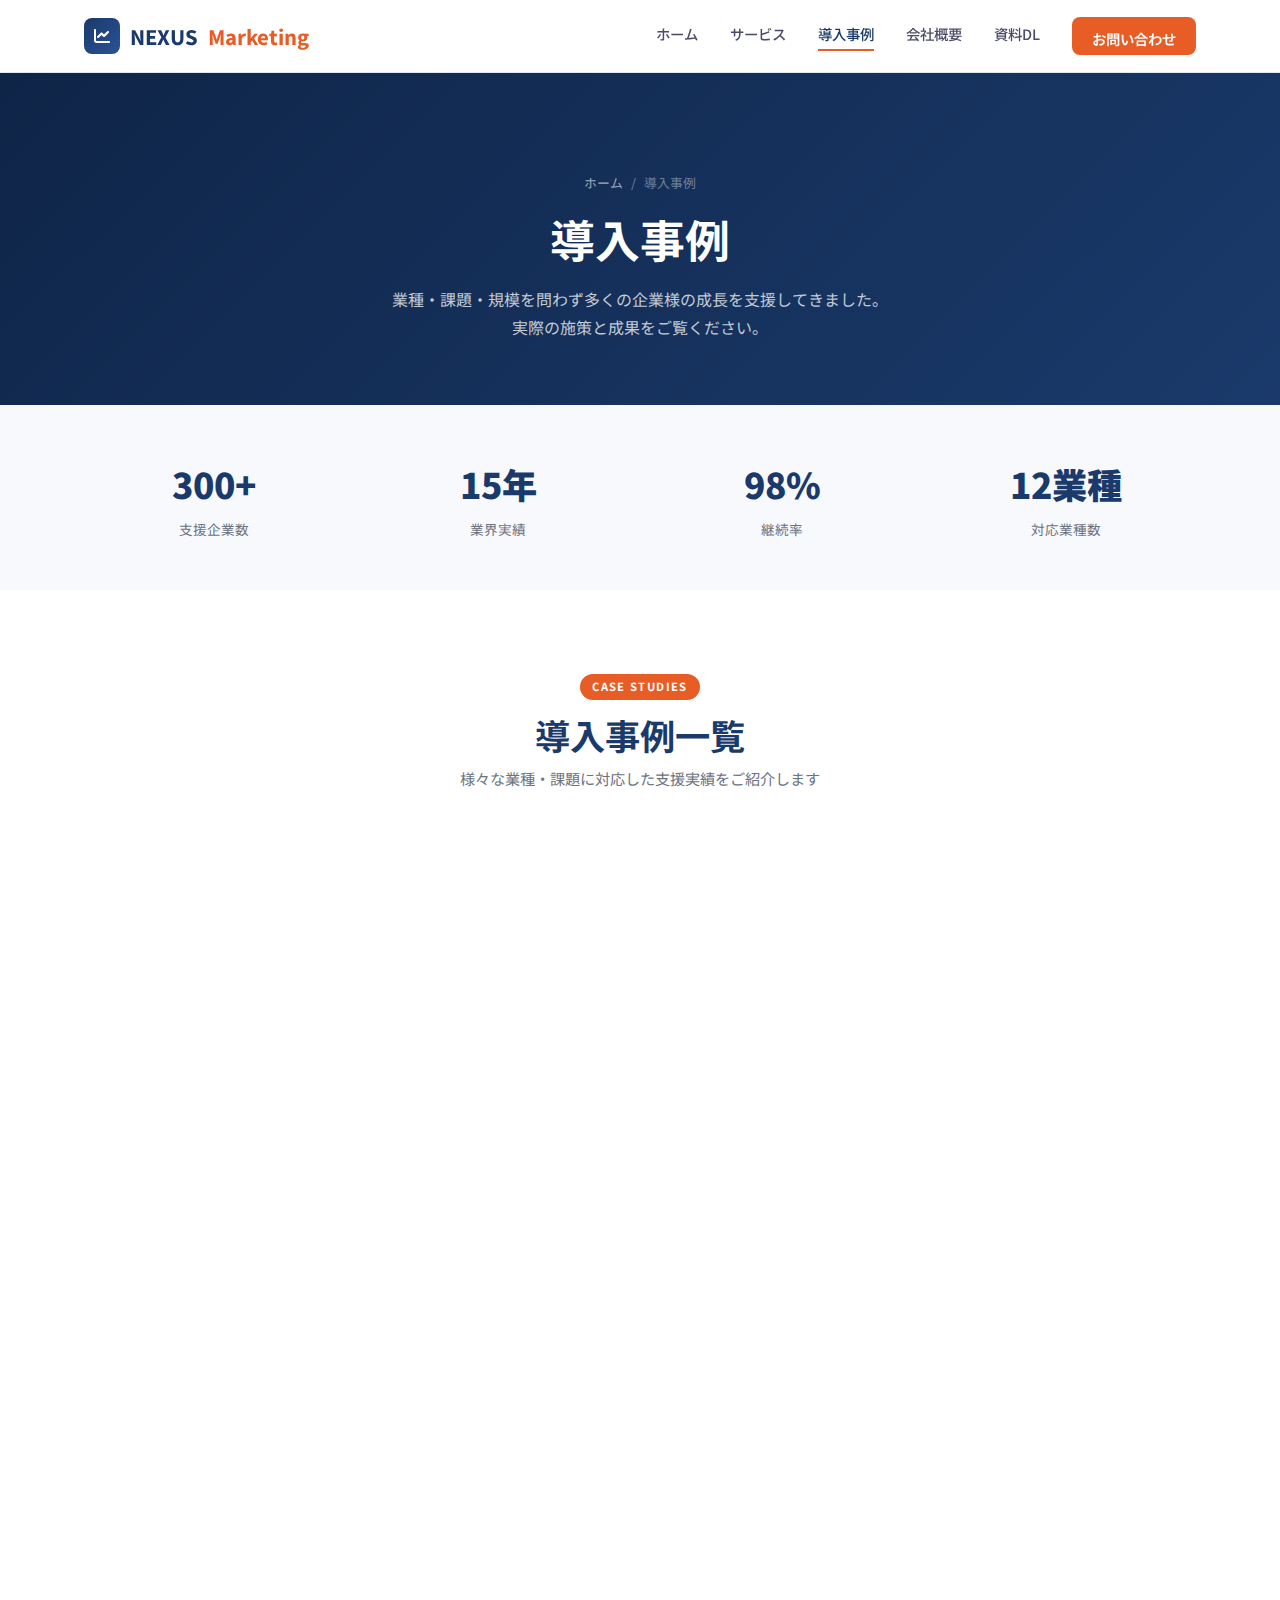
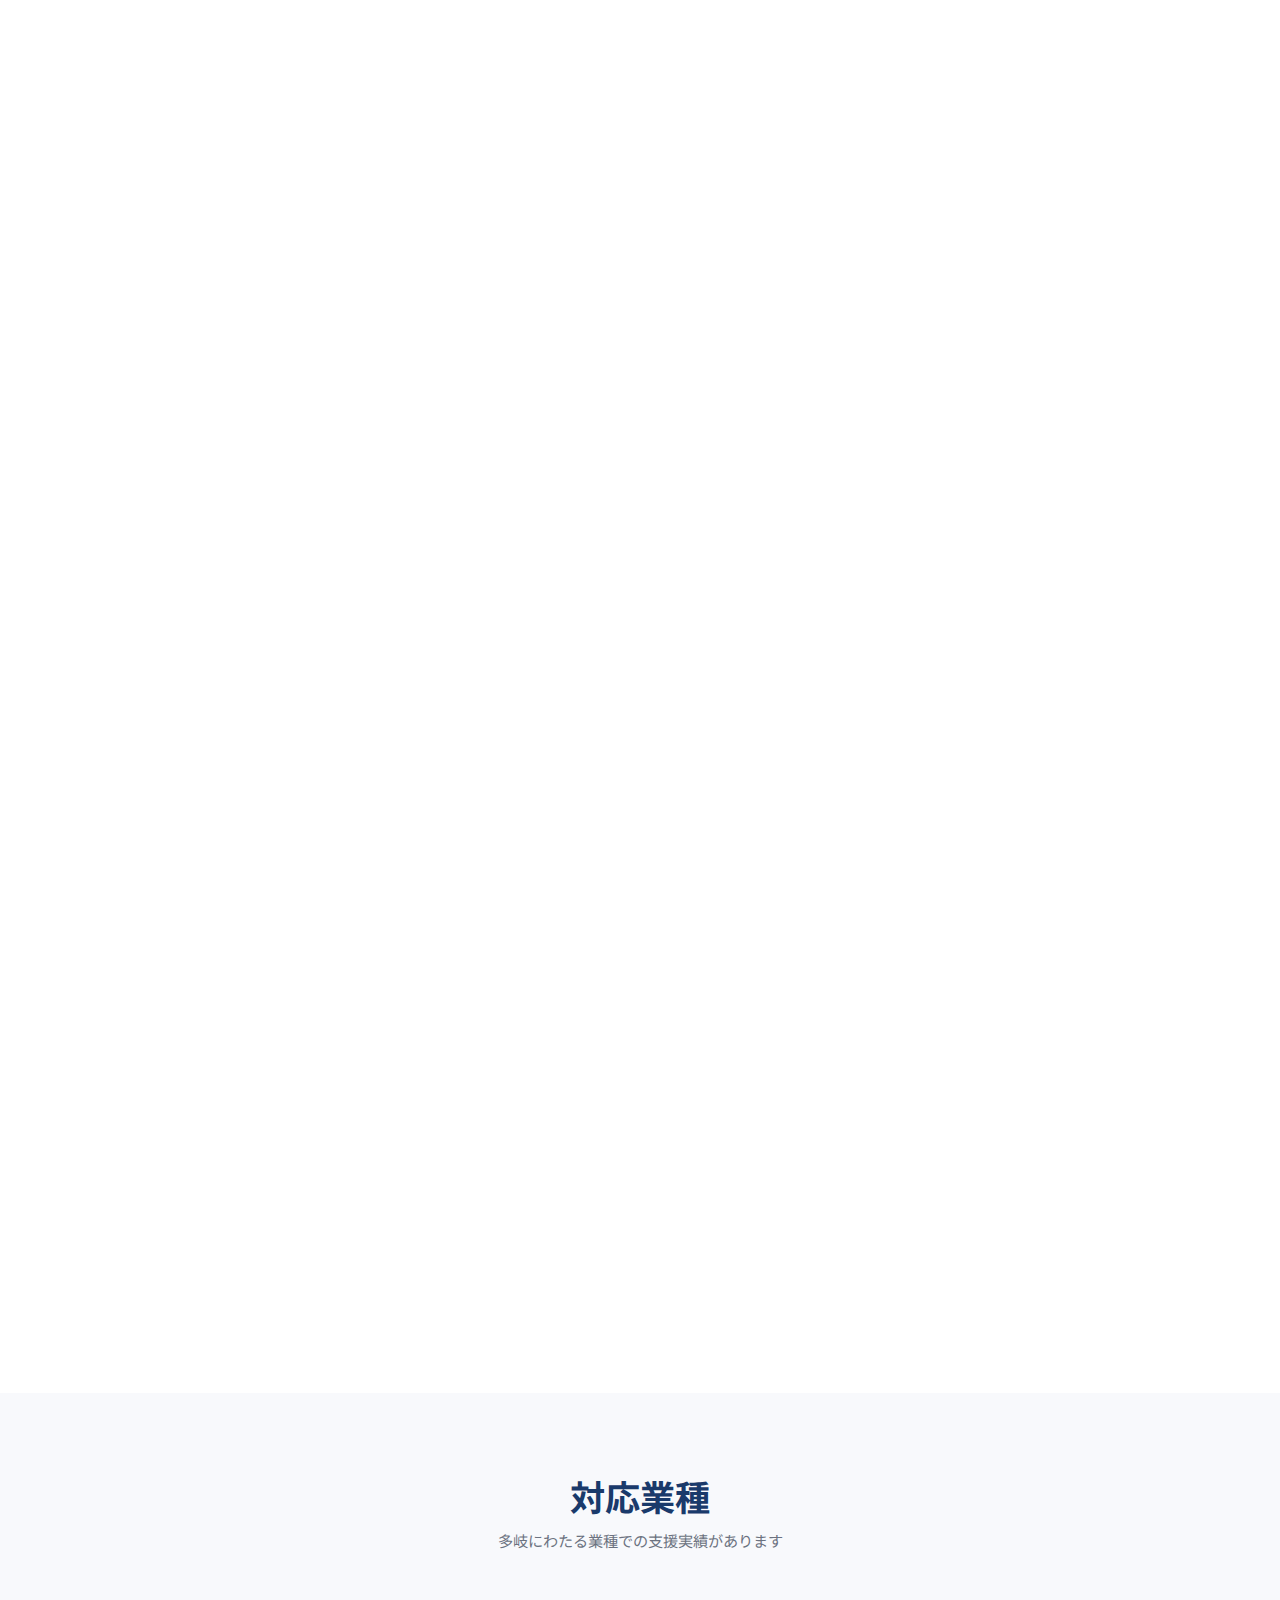
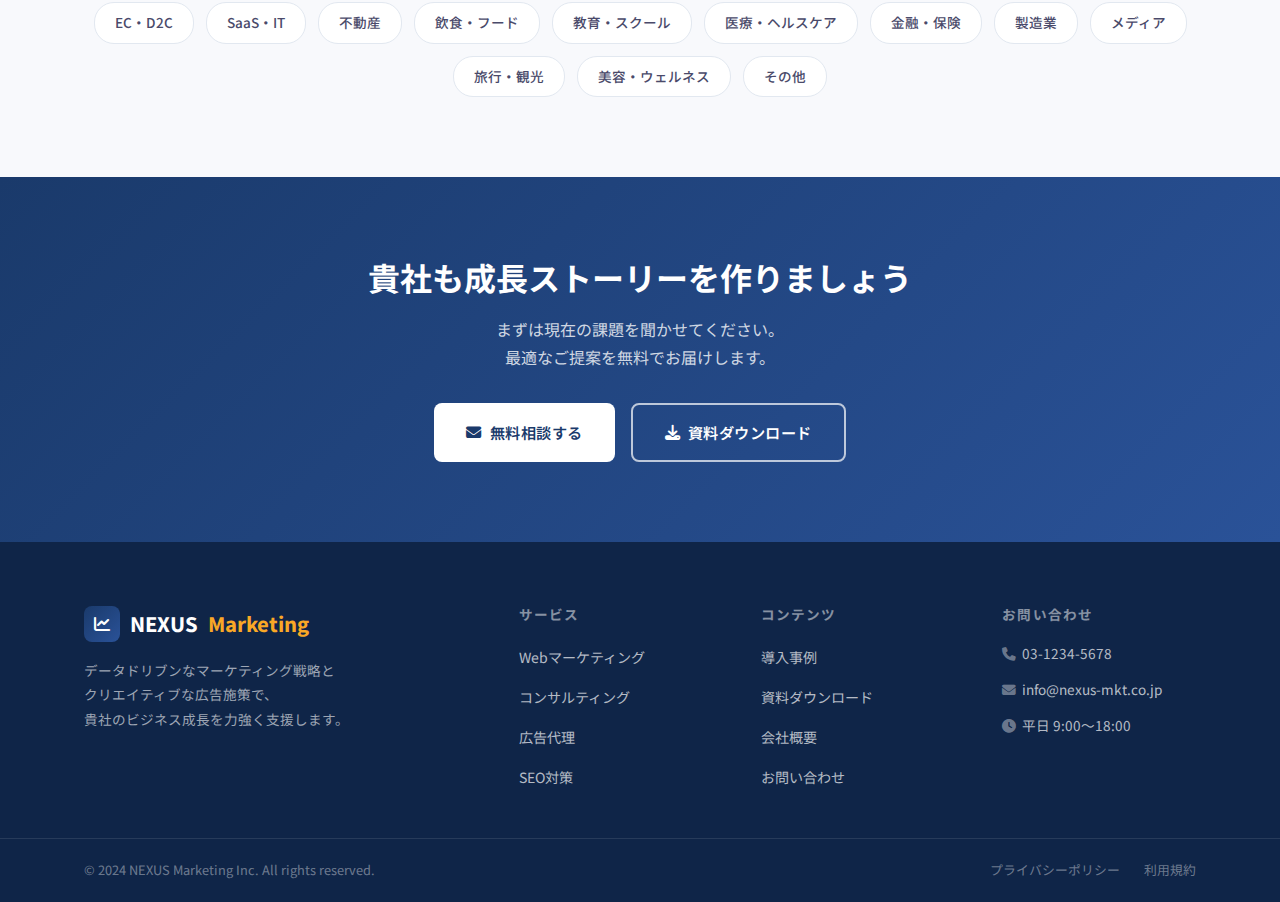
<file: cases.html>
<!DOCTYPE html><html lang="ja"><head><meta charset="UTF-8"/><meta name="viewport" content="width=device-width, initial-scale=1.0"/><meta name="description" content="300社以上の支援実績。EC・SaaS・不動産など多業種の導入事例と成果をご紹介します。"/><title>導入事例 | NEXUS Marketing</title><link rel="icon" type="image/svg+xml" href="favicon.svg"/><link rel="preconnect" href="https://fonts.googleapis.com"/><link rel="preconnect" href="https://fonts.gstatic.com" crossorigin=""/><link href="https://fonts.googleapis.com/css2?family=Noto+Sans+JP:wght@400;500;600;700;800;900&amp;display=swap" rel="stylesheet"/><link href="https://cdn.jsdelivr.net/npm/@fortawesome/fontawesome-free@6.4.0/css/all.min.css" rel="stylesheet"/><link href="static/style.css" rel="stylesheet"/></head><body><header class="site-header" id="site-header"><div class="header-inner"><a href="index.html" class="logo"><div class="logo-icon"><i class="fas fa-chart-line"></i></div>NEXUS<span>Marketing</span></a><nav class="nav-menu" id="nav-menu"><a href="index.html">ホーム</a><a href="services.html">サービス</a><a href="cases.html">導入事例</a><a href="about.html">会社概要</a><a href="download.html">資料DL</a><a href="contact.html" class="nav-cta">お問い合わせ</a></nav><button class="hamburger" id="hamburger" aria-label="メニュー"><span></span><span></span><span></span></button></div></header><main><div class="page-banner"><div class="breadcrumb"><a href="index.html">ホーム</a><span>/</span><span>導入事例</span></div><h1>導入事例</h1><p>業種・課題・規模を問わず多くの企業様の成長を支援してきました。<br/>実際の施策と成果をご覧ください。</p></div><section style="background:var(--bg-light); padding:48px 0;"><div class="section-inner"><div style="display:grid; grid-template-columns:repeat(auto-fit,minmax(180px,1fr)); gap:24px; text-align:center;"><div><div style="font-size:2.2rem; font-weight:900; color:var(--primary);">300+</div><div style="font-size:0.85rem; color:var(--text-light); margin-top:4px;">支援企業数</div></div><div><div style="font-size:2.2rem; font-weight:900; color:var(--primary);">15年</div><div style="font-size:0.85rem; color:var(--text-light); margin-top:4px;">業界実績</div></div><div><div style="font-size:2.2rem; font-weight:900; color:var(--primary);">98%</div><div style="font-size:0.85rem; color:var(--text-light); margin-top:4px;">継続率</div></div><div><div style="font-size:2.2rem; font-weight:900; color:var(--primary);">12業種</div><div style="font-size:0.85rem; color:var(--text-light); margin-top:4px;">対応業種数</div></div></div></div></section><section style="background:var(--bg-white);"><div class="section-inner"><div style="text-align:center; margin-bottom:3rem;"><span class="section-badge">CASE STUDIES</span><h2 class="section-title">導入事例一覧</h2><p class="section-sub">様々な業種・課題に対応した支援実績をご紹介します</p></div><div style="display:flex; flex-direction:column; gap:32px;"><div class="card reveal" style="overflow:hidden;"><div style="display:grid; grid-template-columns:1fr 1fr; gap:0; min-height:240px;"><div style="padding:36px 40px; border-right:1px solid var(--border); border-left:6px solid #e85d26;"><div style="display:flex; align-items:center; gap:10px; margin-bottom:1rem;"><span style="background:#e85d2615; color:#e85d26; font-size:0.75rem; font-weight:700; padding:4px 12px; border-radius:20px;">EC・D2C</span><span style="font-size:0.8rem; color:var(--text-light);">従業員 120名</span></div><h3 style="font-size:1.1rem; font-weight:700; color:var(--primary); margin-bottom:1rem;">アパレルECブランド A社</h3><div style="margin-bottom:0.75rem;"><div style="font-size:0.75rem; font-weight:700; color:var(--accent); letter-spacing:0.08em; margin-bottom:4px;">▍CHALLENGE</div><p style="font-size:0.86rem; color:var(--text-mid); line-height:1.8;">広告費が増加する一方でROASが低下し、CPAが悪化。広告配信の最適化が急務だった。</p></div><div><div style="font-size:0.75rem; font-weight:700; color:var(--primary); letter-spacing:0.08em; margin-bottom:4px;">▍SOLUTION</div><p style="font-size:0.86rem; color:var(--text-mid); line-height:1.8;">Google・Meta広告の構造を全面刷新。クリエイティブA/Bテストを週次で実施し、高ROASセグメントへ予算を集中。</p></div></div><div style="padding:36px 40px; display:flex; flex-direction:column; justify-content:center; gap:20px;"><div><div style="font-size:0.75rem; font-weight:700; color:var(--text-light); letter-spacing:0.1em; text-transform:uppercase; margin-bottom:1rem;">RESULTS</div><div style="display:grid; grid-template-columns:1fr 1fr 1fr; gap:16px; text-align:center;"><div style="background:#e85d2608; border:1px solid #e85d2620; border-radius:var(--radius); padding:16px 8px;"><div style="font-size:1.4rem; font-weight:900; color:#e85d26; line-height:1;">+320%</div><div style="font-size:0.72rem; color:var(--text-light); margin-top:6px; line-height:1.4;">ROAS</div></div><div style="background:#e85d2608; border:1px solid #e85d2620; border-radius:var(--radius); padding:16px 8px;"><div style="font-size:1.4rem; font-weight:900; color:#e85d26; line-height:1;">-45%</div><div style="font-size:0.72rem; color:var(--text-light); margin-top:6px; line-height:1.4;">CPA</div></div><div style="background:#e85d2608; border:1px solid #e85d2620; border-radius:var(--radius); padding:16px 8px;"><div style="font-size:1.4rem; font-weight:900; color:#e85d26; line-height:1;">+180%</div><div style="font-size:0.72rem; color:var(--text-light); margin-top:6px; line-height:1.4;">売上</div></div></div></div><div style="display:flex; gap:16px; align-items:center; padding-top:1rem; border-top:1px solid var(--border);"><div style="font-size:0.82rem; color:var(--text-light);"><i class="fas fa-calendar" style="margin-right:4px;"></i>期間: 6ヶ月</div><div style="font-size:0.82rem; color:var(--text-light);"><i class="fas fa-tag" style="margin-right:4px;"></i>Google広告・Meta広告・クリエイティブ制作</div></div></div></div></div><div class="card reveal" style="overflow:hidden;"><div style="display:grid; grid-template-columns:1fr 1fr; gap:0; min-height:240px;"><div style="padding:36px 40px; border-right:1px solid var(--border); border-left:6px solid #1a3a6b;"><div style="display:flex; align-items:center; gap:10px; margin-bottom:1rem;"><span style="background:#1a3a6b15; color:#1a3a6b; font-size:0.75rem; font-weight:700; padding:4px 12px; border-radius:20px;">SaaS・IT</span><span style="font-size:0.8rem; color:var(--text-light);">従業員 45名</span></div><h3 style="font-size:1.1rem; font-weight:700; color:var(--primary); margin-bottom:1rem;">BtoBクラウドサービス B社</h3><div style="margin-bottom:0.75rem;"><div style="font-size:0.75rem; font-weight:700; color:var(--accent); letter-spacing:0.08em; margin-bottom:4px;">▍CHALLENGE</div><p style="font-size:0.86rem; color:var(--text-mid); line-height:1.8;">オーガニック流入がほぼゼロ。高品質なリードを安定的に獲得するチャネルが必要だった。</p></div><div><div style="font-size:0.75rem; font-weight:700; color:var(--primary); letter-spacing:0.08em; margin-bottom:4px;">▍SOLUTION</div><p style="font-size:0.86rem; color:var(--text-mid); line-height:1.8;">キーワード戦略策定からテクニカルSEO・コンテンツ制作まで一気通貫で対応。ホワイトペーパーによるリード獲得施策も展開。</p></div></div><div style="padding:36px 40px; display:flex; flex-direction:column; justify-content:center; gap:20px;"><div><div style="font-size:0.75rem; font-weight:700; color:var(--text-light); letter-spacing:0.1em; text-transform:uppercase; margin-bottom:1rem;">RESULTS</div><div style="display:grid; grid-template-columns:1fr 1fr 1fr; gap:16px; text-align:center;"><div style="background:#1a3a6b08; border:1px solid #1a3a6b20; border-radius:var(--radius); padding:16px 8px;"><div style="font-size:1.4rem; font-weight:900; color:#1a3a6b; line-height:1;">+230%</div><div style="font-size:0.72rem; color:var(--text-light); margin-top:6px; line-height:1.4;">オーガニック流入</div></div><div style="background:#1a3a6b08; border:1px solid #1a3a6b20; border-radius:var(--radius); padding:16px 8px;"><div style="font-size:1.4rem; font-weight:900; color:#1a3a6b; line-height:1;">+180%</div><div style="font-size:0.72rem; color:var(--text-light); margin-top:6px; line-height:1.4;">リード獲得数</div></div><div style="background:#1a3a6b08; border:1px solid #1a3a6b20; border-radius:var(--radius); padding:16px 8px;"><div style="font-size:1.4rem; font-weight:900; color:#1a3a6b; line-height:1;">+42%</div><div style="font-size:0.72rem; color:var(--text-light); margin-top:6px; line-height:1.4;">商談化率</div></div></div></div><div style="display:flex; gap:16px; align-items:center; padding-top:1rem; border-top:1px solid var(--border);"><div style="font-size:0.82rem; color:var(--text-light);"><i class="fas fa-calendar" style="margin-right:4px;"></i>期間: 3ヶ月</div><div style="font-size:0.82rem; color:var(--text-light);"><i class="fas fa-tag" style="margin-right:4px;"></i>SEO対策・コンテンツマーケティング・LP制作</div></div></div></div></div><div class="card reveal" style="overflow:hidden;"><div style="display:grid; grid-template-columns:1fr 1fr; gap:0; min-height:240px;"><div style="padding:36px 40px; border-right:1px solid var(--border); border-left:6px solid #2a5298;"><div style="display:flex; align-items:center; gap:10px; margin-bottom:1rem;"><span style="background:#2a529815; color:#2a5298; font-size:0.75rem; font-weight:700; padding:4px 12px; border-radius:20px;">不動産</span><span style="font-size:0.8rem; color:var(--text-light);">従業員 280名</span></div><h3 style="font-size:1.1rem; font-weight:700; color:var(--primary); margin-bottom:1rem;">総合不動産デベロッパー C社</h3><div style="margin-bottom:0.75rem;"><div style="font-size:0.75rem; font-weight:700; color:var(--accent); letter-spacing:0.08em; margin-bottom:4px;">▍CHALLENGE</div><p style="font-size:0.86rem; color:var(--text-mid); line-height:1.8;">問い合わせ数は多いもののCVRが低く、資料請求からの商談転換率も改善が必要だった。</p></div><div><div style="font-size:0.75rem; font-weight:700; color:var(--primary); letter-spacing:0.08em; margin-bottom:4px;">▍SOLUTION</div><p style="font-size:0.86rem; color:var(--text-mid); line-height:1.8;">LPの全面リニューアルとステップメール設計。Webサイトのユーザー動線をCRM連携で最適化。</p></div></div><div style="padding:36px 40px; display:flex; flex-direction:column; justify-content:center; gap:20px;"><div><div style="font-size:0.75rem; font-weight:700; color:var(--text-light); letter-spacing:0.1em; text-transform:uppercase; margin-bottom:1rem;">RESULTS</div><div style="display:grid; grid-template-columns:1fr 1fr 1fr; gap:16px; text-align:center;"><div style="background:#2a529808; border:1px solid #2a529820; border-radius:var(--radius); padding:16px 8px;"><div style="font-size:1.4rem; font-weight:900; color:#2a5298; line-height:1;">2.8倍</div><div style="font-size:0.72rem; color:var(--text-light); margin-top:6px; line-height:1.4;">CVR</div></div><div style="background:#2a529808; border:1px solid #2a529820; border-radius:var(--radius); padding:16px 8px;"><div style="font-size:1.4rem; font-weight:900; color:#2a5298; line-height:1;">+95%</div><div style="font-size:0.72rem; color:var(--text-light); margin-top:6px; line-height:1.4;">商談獲得数</div></div><div style="background:#2a529808; border:1px solid #2a529820; border-radius:var(--radius); padding:16px 8px;"><div style="font-size:1.4rem; font-weight:900; color:#2a5298; line-height:1;">+38%</div><div style="font-size:0.72rem; color:var(--text-light); margin-top:6px; line-height:1.4;">成約率</div></div></div></div><div style="display:flex; gap:16px; align-items:center; padding-top:1rem; border-top:1px solid var(--border);"><div style="font-size:0.82rem; color:var(--text-light);"><i class="fas fa-calendar" style="margin-right:4px;"></i>期間: 4ヶ月</div><div style="font-size:0.82rem; color:var(--text-light);"><i class="fas fa-tag" style="margin-right:4px;"></i>LP改善・MA導入・広告運用</div></div></div></div></div><div class="card reveal" style="overflow:hidden;"><div style="display:grid; grid-template-columns:1fr 1fr; gap:0; min-height:240px;"><div style="padding:36px 40px; border-right:1px solid var(--border); border-left:6px solid #22c55e;"><div style="display:flex; align-items:center; gap:10px; margin-bottom:1rem;"><span style="background:#22c55e15; color:#22c55e; font-size:0.75rem; font-weight:700; padding:4px 12px; border-radius:20px;">飲食・フード</span><span style="font-size:0.8rem; color:var(--text-light);">従業員 60名</span></div><h3 style="font-size:1.1rem; font-weight:700; color:var(--primary); margin-bottom:1rem;">フードデリバリー D社</h3><div style="margin-bottom:0.75rem;"><div style="font-size:0.75rem; font-weight:700; color:var(--accent); letter-spacing:0.08em; margin-bottom:4px;">▍CHALLENGE</div><p style="font-size:0.86rem; color:var(--text-mid); line-height:1.8;">SNSのフォロワー数・エンゲージメントが低迷。ブランド認知の向上が課題だった。</p></div><div><div style="font-size:0.75rem; font-weight:700; color:var(--primary); letter-spacing:0.08em; margin-bottom:4px;">▍SOLUTION</div><p style="font-size:0.86rem; color:var(--text-mid); line-height:1.8;">Instagramを中心とした運用体制を構築。UGC活用施策と定期的な広告配信でリーチを拡大。</p></div></div><div style="padding:36px 40px; display:flex; flex-direction:column; justify-content:center; gap:20px;"><div><div style="font-size:0.75rem; font-weight:700; color:var(--text-light); letter-spacing:0.1em; text-transform:uppercase; margin-bottom:1rem;">RESULTS</div><div style="display:grid; grid-template-columns:1fr 1fr 1fr; gap:16px; text-align:center;"><div style="background:#22c55e08; border:1px solid #22c55e20; border-radius:var(--radius); padding:16px 8px;"><div style="font-size:1.4rem; font-weight:900; color:#22c55e; line-height:1;">+420%</div><div style="font-size:0.72rem; color:var(--text-light); margin-top:6px; line-height:1.4;">フォロワー数</div></div><div style="background:#22c55e08; border:1px solid #22c55e20; border-radius:var(--radius); padding:16px 8px;"><div style="font-size:1.4rem; font-weight:900; color:#22c55e; line-height:1;">+280%</div><div style="font-size:0.72rem; color:var(--text-light); margin-top:6px; line-height:1.4;">エンゲージメント</div></div><div style="background:#22c55e08; border:1px solid #22c55e20; border-radius:var(--radius); padding:16px 8px;"><div style="font-size:1.4rem; font-weight:900; color:#22c55e; line-height:1;">+75%</div><div style="font-size:0.72rem; color:var(--text-light); margin-top:6px; line-height:1.4;">新規注文</div></div></div></div><div style="display:flex; gap:16px; align-items:center; padding-top:1rem; border-top:1px solid var(--border);"><div style="font-size:0.82rem; color:var(--text-light);"><i class="fas fa-calendar" style="margin-right:4px;"></i>期間: 5ヶ月</div><div style="font-size:0.82rem; color:var(--text-light);"><i class="fas fa-tag" style="margin-right:4px;"></i>SNS運用代行・クリエイティブ制作・広告運用</div></div></div></div></div><div class="card reveal" style="overflow:hidden;"><div style="display:grid; grid-template-columns:1fr 1fr; gap:0; min-height:240px;"><div style="padding:36px 40px; border-right:1px solid var(--border); border-left:6px solid #a855f7;"><div style="display:flex; align-items:center; gap:10px; margin-bottom:1rem;"><span style="background:#a855f715; color:#a855f7; font-size:0.75rem; font-weight:700; padding:4px 12px; border-radius:20px;">教育・スクール</span><span style="font-size:0.8rem; color:var(--text-light);">従業員 30名</span></div><h3 style="font-size:1.1rem; font-weight:700; color:var(--primary); margin-bottom:1rem;">オンラインスクール E社</h3><div style="margin-bottom:0.75rem;"><div style="font-size:0.75rem; font-weight:700; color:var(--accent); letter-spacing:0.08em; margin-bottom:4px;">▍CHALLENGE</div><p style="font-size:0.86rem; color:var(--text-mid); line-height:1.8;">広告依存度が高く、獲得単価が高騰。SEOとオーガニック施策の強化が必要だった。</p></div><div><div style="font-size:0.75rem; font-weight:700; color:var(--primary); letter-spacing:0.08em; margin-bottom:4px;">▍SOLUTION</div><p style="font-size:0.86rem; color:var(--text-mid); line-height:1.8;">コンテンツSEO戦略を策定。ターゲット層に響くブログ・動画コンテンツを継続的に制作・配信。</p></div></div><div style="padding:36px 40px; display:flex; flex-direction:column; justify-content:center; gap:20px;"><div><div style="font-size:0.75rem; font-weight:700; color:var(--text-light); letter-spacing:0.1em; text-transform:uppercase; margin-bottom:1rem;">RESULTS</div><div style="display:grid; grid-template-columns:1fr 1fr 1fr; gap:16px; text-align:center;"><div style="background:#a855f708; border:1px solid #a855f720; border-radius:var(--radius); padding:16px 8px;"><div style="font-size:1.4rem; font-weight:900; color:#a855f7; line-height:1;">+310%</div><div style="font-size:0.72rem; color:var(--text-light); margin-top:6px; line-height:1.4;">自然流入</div></div><div style="background:#a855f708; border:1px solid #a855f720; border-radius:var(--radius); padding:16px 8px;"><div style="font-size:1.4rem; font-weight:900; color:#a855f7; line-height:1;">-60%</div><div style="font-size:0.72rem; color:var(--text-light); margin-top:6px; line-height:1.4;">CPA</div></div><div style="background:#a855f708; border:1px solid #a855f720; border-radius:var(--radius); padding:16px 8px;"><div style="font-size:1.4rem; font-weight:900; color:#a855f7; line-height:1;">+145%</div><div style="font-size:0.72rem; color:var(--text-light); margin-top:6px; line-height:1.4;">受講申込数</div></div></div></div><div style="display:flex; gap:16px; align-items:center; padding-top:1rem; border-top:1px solid var(--border);"><div style="font-size:0.82rem; color:var(--text-light);"><i class="fas fa-calendar" style="margin-right:4px;"></i>期間: 8ヶ月</div><div style="font-size:0.82rem; color:var(--text-light);"><i class="fas fa-tag" style="margin-right:4px;"></i>コンテンツSEO・動画制作・メールMKT</div></div></div></div></div><div class="card reveal" style="overflow:hidden;"><div style="display:grid; grid-template-columns:1fr 1fr; gap:0; min-height:240px;"><div style="padding:36px 40px; border-right:1px solid var(--border); border-left:6px solid #ef4444;"><div style="display:flex; align-items:center; gap:10px; margin-bottom:1rem;"><span style="background:#ef444415; color:#ef4444; font-size:0.75rem; font-weight:700; padding:4px 12px; border-radius:20px;">医療・ヘルスケア</span><span style="font-size:0.8rem; color:var(--text-light);">従業員 150名</span></div><h3 style="font-size:1.1rem; font-weight:700; color:var(--primary); margin-bottom:1rem;">クリニックチェーン F社</h3><div style="margin-bottom:0.75rem;"><div style="font-size:0.75rem; font-weight:700; color:var(--accent); letter-spacing:0.08em; margin-bottom:4px;">▍CHALLENGE</div><p style="font-size:0.86rem; color:var(--text-mid); line-height:1.8;">MEO対策・ローカルSEOが手つかずで、近隣エリアからの検索流入が取れていなかった。</p></div><div><div style="font-size:0.75rem; font-weight:700; color:var(--primary); letter-spacing:0.08em; margin-bottom:4px;">▍SOLUTION</div><p style="font-size:0.86rem; color:var(--text-mid); line-height:1.8;">Googleビジネスプロフィールの最適化・MEO対策を全店舗で実施。エリア別コンテンツ戦略も推進。</p></div></div><div style="padding:36px 40px; display:flex; flex-direction:column; justify-content:center; gap:20px;"><div><div style="font-size:0.75rem; font-weight:700; color:var(--text-light); letter-spacing:0.1em; text-transform:uppercase; margin-bottom:1rem;">RESULTS</div><div style="display:grid; grid-template-columns:1fr 1fr 1fr; gap:16px; text-align:center;"><div style="background:#ef444408; border:1px solid #ef444420; border-radius:var(--radius); padding:16px 8px;"><div style="font-size:1.4rem; font-weight:900; color:#ef4444; line-height:1;">+410%</div><div style="font-size:0.72rem; color:var(--text-light); margin-top:6px; line-height:1.4;">Google検索表示</div></div><div style="background:#ef444408; border:1px solid #ef444420; border-radius:var(--radius); padding:16px 8px;"><div style="font-size:1.4rem; font-weight:900; color:#ef4444; line-height:1;">+190%</div><div style="font-size:0.72rem; color:var(--text-light); margin-top:6px; line-height:1.4;">予約数</div></div><div style="background:#ef444408; border:1px solid #ef444420; border-radius:var(--radius); padding:16px 8px;"><div style="font-size:1.4rem; font-weight:900; color:#ef4444; line-height:1;">向上</div><div style="font-size:0.72rem; color:var(--text-light); margin-top:6px; line-height:1.4;">患者満足度</div></div></div></div><div style="display:flex; gap:16px; align-items:center; padding-top:1rem; border-top:1px solid var(--border);"><div style="font-size:0.82rem; color:var(--text-light);"><i class="fas fa-calendar" style="margin-right:4px;"></i>期間: 3ヶ月</div><div style="font-size:0.82rem; color:var(--text-light);"><i class="fas fa-tag" style="margin-right:4px;"></i>MEO対策・ローカルSEO・口コミ管理</div></div></div></div></div></div></div></section><section style="background:var(--bg-light);"><div class="section-inner"><div style="text-align:center; margin-bottom:2.5rem;"><h2 class="section-title">対応業種</h2><p class="section-sub">多岐にわたる業種での支援実績があります</p></div><div style="display:flex; flex-wrap:wrap; gap:12px; justify-content:center;"><span style="display:inline-block; background:#fff; border:1px solid var(--border); border-radius:20px; padding:8px 20px; font-size:0.85rem; color:var(--text-mid); font-weight:500;">EC・D2C</span><span style="display:inline-block; background:#fff; border:1px solid var(--border); border-radius:20px; padding:8px 20px; font-size:0.85rem; color:var(--text-mid); font-weight:500;">SaaS・IT</span><span style="display:inline-block; background:#fff; border:1px solid var(--border); border-radius:20px; padding:8px 20px; font-size:0.85rem; color:var(--text-mid); font-weight:500;">不動産</span><span style="display:inline-block; background:#fff; border:1px solid var(--border); border-radius:20px; padding:8px 20px; font-size:0.85rem; color:var(--text-mid); font-weight:500;">飲食・フード</span><span style="display:inline-block; background:#fff; border:1px solid var(--border); border-radius:20px; padding:8px 20px; font-size:0.85rem; color:var(--text-mid); font-weight:500;">教育・スクール</span><span style="display:inline-block; background:#fff; border:1px solid var(--border); border-radius:20px; padding:8px 20px; font-size:0.85rem; color:var(--text-mid); font-weight:500;">医療・ヘルスケア</span><span style="display:inline-block; background:#fff; border:1px solid var(--border); border-radius:20px; padding:8px 20px; font-size:0.85rem; color:var(--text-mid); font-weight:500;">金融・保険</span><span style="display:inline-block; background:#fff; border:1px solid var(--border); border-radius:20px; padding:8px 20px; font-size:0.85rem; color:var(--text-mid); font-weight:500;">製造業</span><span style="display:inline-block; background:#fff; border:1px solid var(--border); border-radius:20px; padding:8px 20px; font-size:0.85rem; color:var(--text-mid); font-weight:500;">メディア</span><span style="display:inline-block; background:#fff; border:1px solid var(--border); border-radius:20px; padding:8px 20px; font-size:0.85rem; color:var(--text-mid); font-weight:500;">旅行・観光</span><span style="display:inline-block; background:#fff; border:1px solid var(--border); border-radius:20px; padding:8px 20px; font-size:0.85rem; color:var(--text-mid); font-weight:500;">美容・ウェルネス</span><span style="display:inline-block; background:#fff; border:1px solid var(--border); border-radius:20px; padding:8px 20px; font-size:0.85rem; color:var(--text-mid); font-weight:500;">その他</span></div></div></section><section class="cta-section"><div class="cta-inner"><h2>貴社も成長ストーリーを作りましょう</h2><p>まずは現在の課題を聞かせてください。<br/>最適なご提案を無料でお届けします。</p><div class="cta-buttons"><a href="contact.html" class="btn btn-white"><i class="fas fa-envelope"></i> 無料相談する</a><a href="download.html" class="btn btn-secondary"><i class="fas fa-download"></i> 資料ダウンロード</a></div></div></section></main><footer class="site-footer"><div class="footer-main"><div class="footer-grid"><div class="footer-brand"><a href="index.html" class="logo" style="margin-bottom: 1rem;"><div class="logo-icon"><i class="fas fa-chart-line"></i></div>NEXUS<span style="color: #f9a826;">Marketing</span></a><p>データドリブンなマーケティング戦略と<br/>クリエイティブな広告施策で、<br/>貴社のビジネス成長を力強く支援します。</p></div><div class="footer-col"><h4>サービス</h4><ul><li><a href="services.html#web-marketing">Webマーケティング</a></li><li><a href="services.html#consulting">コンサルティング</a></li><li><a href="services.html#advertising">広告代理</a></li><li><a href="services.html#seo">SEO対策</a></li></ul></div><div class="footer-col"><h4>コンテンツ</h4><ul><li><a href="cases.html">導入事例</a></li><li><a href="download.html">資料ダウンロード</a></li><li><a href="about.html">会社概要</a></li><li><a href="contact.html">お問い合わせ</a></li></ul></div><div class="footer-col"><h4>お問い合わせ</h4><ul><li style="color: rgba(255,255,255,0.7); font-size: 0.85rem;"><i class="fas fa-phone" style="margin-right: 6px; color: rgba(255,255,255,0.4);"></i>03-1234-5678</li><li style="color: rgba(255,255,255,0.7); font-size: 0.85rem;"><i class="fas fa-envelope" style="margin-right: 6px; color: rgba(255,255,255,0.4);"></i>info@nexus-mkt.co.jp</li><li style="color: rgba(255,255,255,0.7); font-size: 0.85rem;"><i class="fas fa-clock" style="margin-right: 6px; color: rgba(255,255,255,0.4);"></i>平日 9:00〜18:00</li></ul></div></div></div><div class="footer-bottom"><div class="footer-bottom-inner"><p>© 2024 NEXUS Marketing Inc. All rights reserved.</p><div class="footer-links"><a href="privacy.html">プライバシーポリシー</a><a href="terms.html">利用規約</a></div></div></div></footer><script src="static/app.js"></script></body></html>
</file>
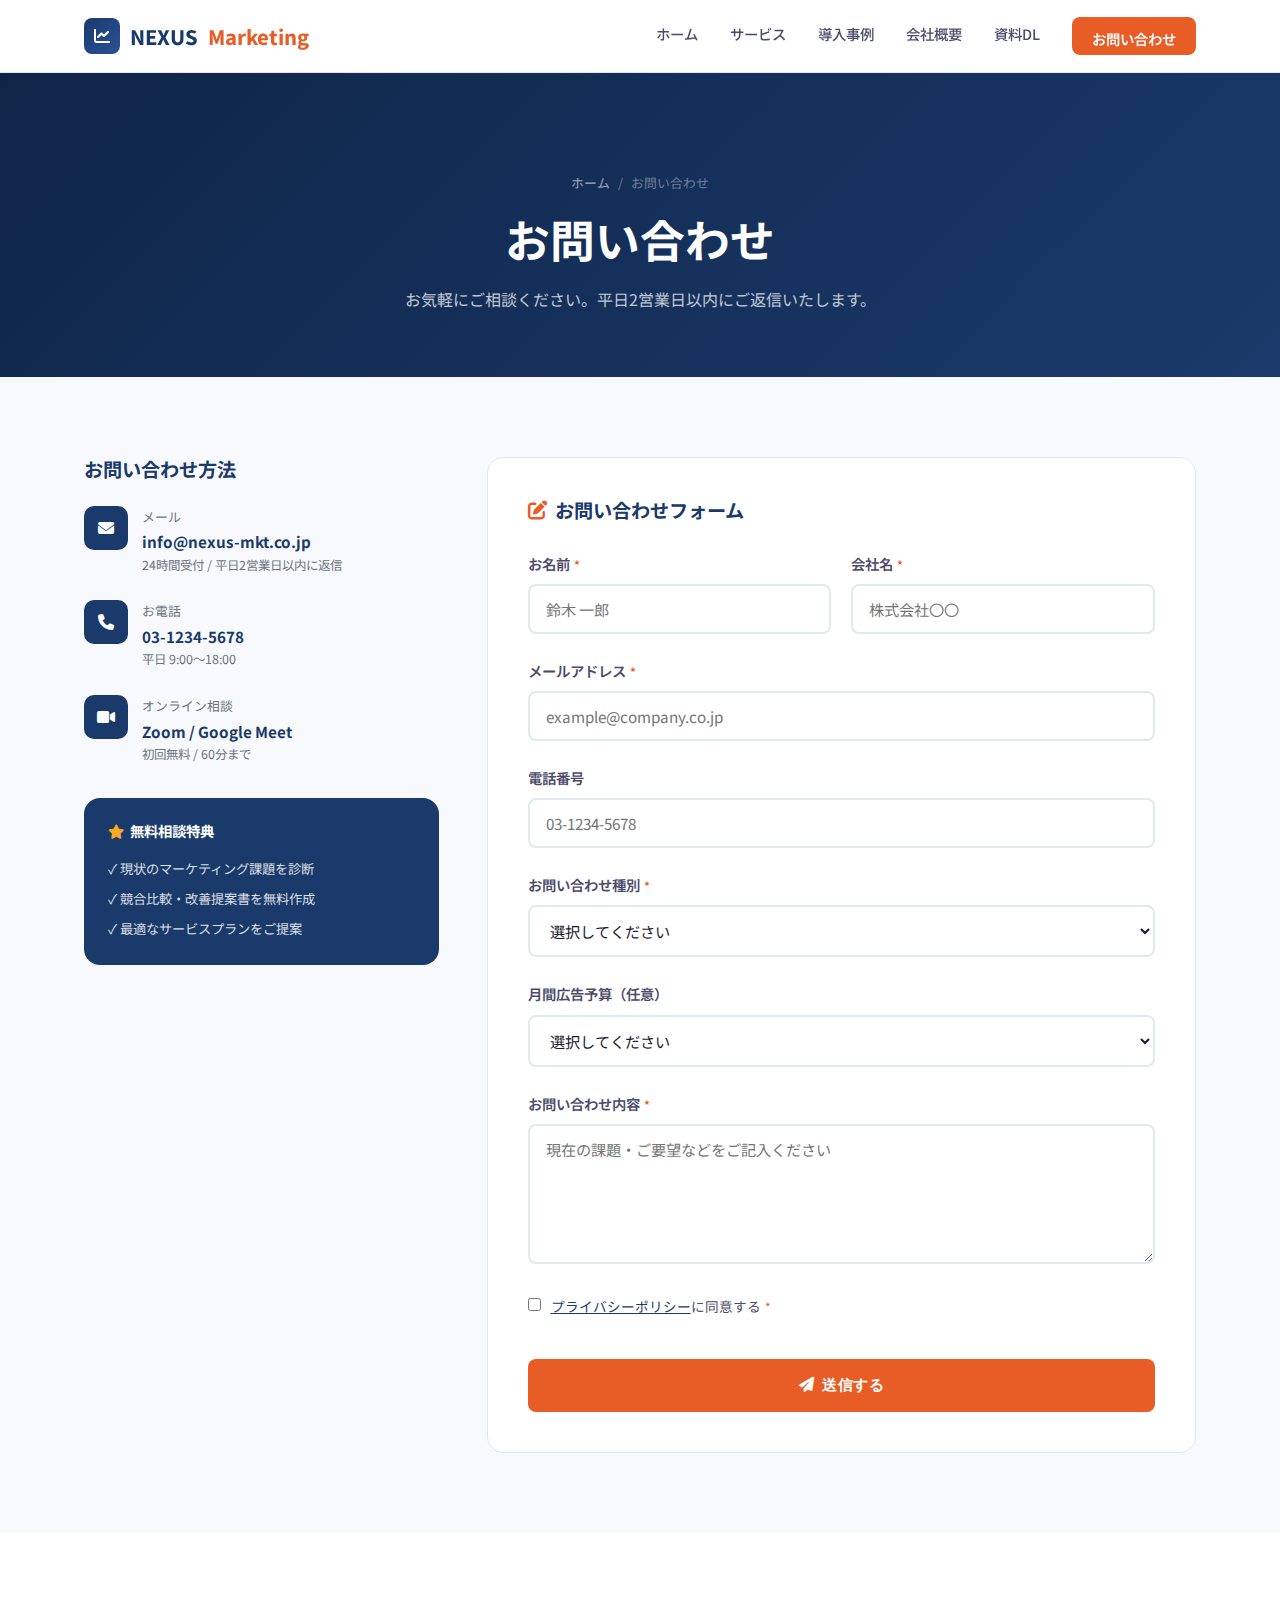
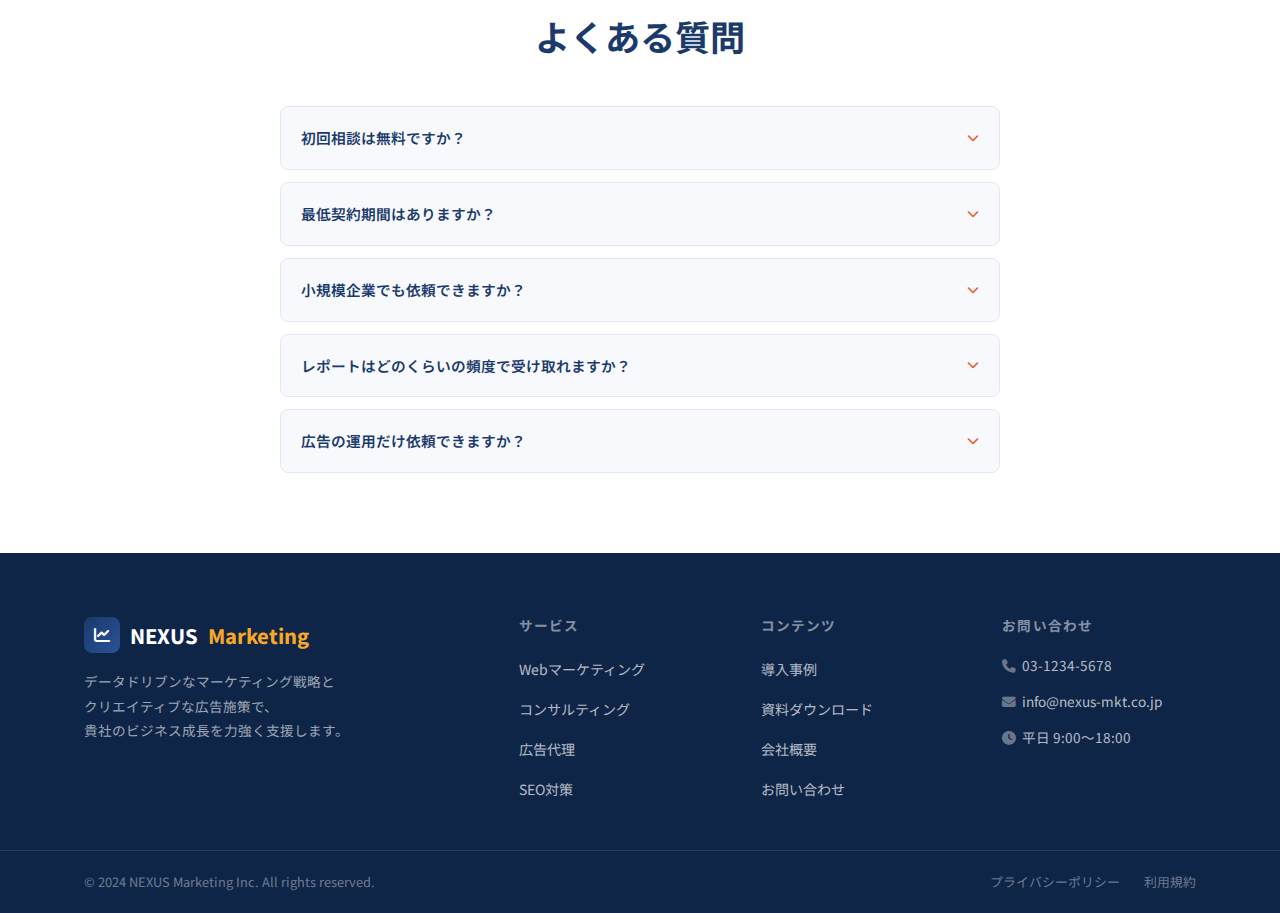
<file: contact.html>
<!DOCTYPE html><html lang="ja"><head><meta charset="UTF-8"/><meta name="viewport" content="width=device-width, initial-scale=1.0"/><meta name="description" content="NEXUS Marketingへのお問い合わせはこちら。初回相談無料。平日2営業日以内にご返信します。"/><title>お問い合わせ | NEXUS Marketing</title><link rel="icon" type="image/svg+xml" href="favicon.svg"/><link rel="preconnect" href="https://fonts.googleapis.com"/><link rel="preconnect" href="https://fonts.gstatic.com" crossorigin=""/><link href="https://fonts.googleapis.com/css2?family=Noto+Sans+JP:wght@400;500;600;700;800;900&amp;display=swap" rel="stylesheet"/><link href="https://cdn.jsdelivr.net/npm/@fortawesome/fontawesome-free@6.4.0/css/all.min.css" rel="stylesheet"/><link href="static/style.css" rel="stylesheet"/></head><body><header class="site-header" id="site-header"><div class="header-inner"><a href="index.html" class="logo"><div class="logo-icon"><i class="fas fa-chart-line"></i></div>NEXUS<span>Marketing</span></a><nav class="nav-menu" id="nav-menu"><a href="index.html">ホーム</a><a href="services.html">サービス</a><a href="cases.html">導入事例</a><a href="about.html">会社概要</a><a href="download.html">資料DL</a><a href="contact.html" class="nav-cta">お問い合わせ</a></nav><button class="hamburger" id="hamburger" aria-label="メニュー"><span></span><span></span><span></span></button></div></header><main><div class="page-banner"><div class="breadcrumb"><a href="index.html">ホーム</a><span>/</span><span>お問い合わせ</span></div><h1>お問い合わせ</h1><p>お気軽にご相談ください。平日2営業日以内にご返信いたします。</p></div><section style="background:var(--bg-light);"><div class="section-inner"><div style="display:grid; grid-template-columns:1fr 2fr; gap:48px; align-items:start;"><div><h2 style="font-size:1.2rem; font-weight:700; color:var(--primary); margin-bottom:1.5rem;">お問い合わせ方法</h2><div style="display:flex; gap:14px; margin-bottom:1.5rem; align-items:flex-start;"><div style="width:44px; height:44px; background:var(--primary); border-radius:10px; display:flex; align-items:center; justify-content:center; flex-shrink:0;"><i class="fas fa-envelope" style="color:#fff;"></i></div><div><div style="font-size:0.8rem; color:var(--text-light);">メール</div><div style="font-weight:700; color:var(--primary); font-size:0.95rem;">info@nexus-mkt.co.jp</div><div style="font-size:0.78rem; color:var(--text-light);">24時間受付 / 平日2営業日以内に返信</div></div></div><div style="display:flex; gap:14px; margin-bottom:1.5rem; align-items:flex-start;"><div style="width:44px; height:44px; background:var(--primary); border-radius:10px; display:flex; align-items:center; justify-content:center; flex-shrink:0;"><i class="fas fa-phone" style="color:#fff;"></i></div><div><div style="font-size:0.8rem; color:var(--text-light);">お電話</div><div style="font-weight:700; color:var(--primary); font-size:0.95rem;">03-1234-5678</div><div style="font-size:0.78rem; color:var(--text-light);">平日 9:00〜18:00</div></div></div><div style="display:flex; gap:14px; margin-bottom:1.5rem; align-items:flex-start;"><div style="width:44px; height:44px; background:var(--primary); border-radius:10px; display:flex; align-items:center; justify-content:center; flex-shrink:0;"><i class="fas fa-video" style="color:#fff;"></i></div><div><div style="font-size:0.8rem; color:var(--text-light);">オンライン相談</div><div style="font-weight:700; color:var(--primary); font-size:0.95rem;">Zoom / Google Meet</div><div style="font-size:0.78rem; color:var(--text-light);">初回無料 / 60分まで</div></div></div><div style="background:var(--primary); border-radius:var(--radius-lg); padding:24px; color:#fff; margin-top:2rem;"><h3 style="font-size:0.9rem; font-weight:700; margin-bottom:1rem;"><i class="fas fa-star" style="color:#f9a826; margin-right:6px;"></i>無料相談特典</h3><ul style="font-size:0.83rem; line-height:1.8; color:rgba(255,255,255,0.85); display:flex; flex-direction:column; gap:6px;"><li>✓ 現状のマーケティング課題を診断</li><li>✓ 競合比較・改善提案書を無料作成</li><li>✓ 最適なサービスプランをご提案</li></ul></div></div><div style="background:#fff; border-radius:var(--radius-lg); padding:40px; border:1px solid var(--border);"><h2 style="font-size:1.2rem; font-weight:700; color:var(--primary); margin-bottom:1.75rem; display:flex; align-items:center; gap:8px;"><i class="fas fa-edit" style="color:var(--accent);"></i>お問い合わせフォーム</h2><form action="contact.html" method="post"><div style="display:grid; grid-template-columns:1fr 1fr; gap:20px;"><div class="form-group"><label>お名前<span class="required">*</span></label><input type="text" name="name" placeholder="鈴木 一郎" required=""/></div><div class="form-group"><label>会社名<span class="required">*</span></label><input type="text" name="company" placeholder="株式会社〇〇" required=""/></div></div><div class="form-group"><label>メールアドレス<span class="required">*</span></label><input type="email" name="email" placeholder="example@company.co.jp" required=""/></div><div class="form-group"><label>電話番号</label><input type="tel" name="phone" placeholder="03-1234-5678"/></div><div class="form-group"><label>お問い合わせ種別<span class="required">*</span></label><select name="type" required=""><option value="">選択してください</option><option>Webマーケティング支援について</option><option>コンサルティングについて</option><option>広告運用代行について</option><option>SEO対策について</option><option>SNS運用代行について</option><option>料金・プランについて</option><option>その他</option></select></div><div class="form-group"><label>月間広告予算（任意）</label><select name="budget"><option value="">選択してください</option><option>50万円未満</option><option>50〜100万円</option><option>100〜300万円</option><option>300万円以上</option><option>未定・検討中</option></select></div><div class="form-group"><label>お問い合わせ内容<span class="required">*</span></label><textarea name="message" placeholder="現在の課題・ご要望などをご記入ください" required=""></textarea></div><div class="form-group" style="display:flex; align-items:flex-start; gap:10px; margin-bottom:2rem;"><input type="checkbox" id="privacy" name="privacy" required="" style="width:auto; margin-top:3px;"/><label for="privacy" style="font-size:0.85rem; font-weight:normal; color:var(--text-mid); cursor:pointer;"><a href="privacy.html" style="color:var(--primary); text-decoration:underline;">プライバシーポリシー</a>に同意する<span class="required">*</span></label></div><button type="submit" class="btn btn-primary" style="width:100%; justify-content:center; padding:16px;"><i class="fas fa-paper-plane"></i>送信する</button></form></div></div></div></section><section style="background:var(--bg-white);"><div class="section-inner"><div style="text-align:center; margin-bottom:3rem;"><h2 class="section-title">よくある質問</h2></div><div style="max-width:720px; margin:0 auto; display:flex; flex-direction:column; gap:12px;"><details style="background:var(--bg-light); border:1px solid var(--border); border-radius:var(--radius); overflow:hidden;"><summary style="padding:18px 20px; cursor:pointer; font-weight:600; color:var(--primary); font-size:0.92rem; list-style:none; display:flex; justify-content:space-between; align-items:center;">初回相談は無料ですか？<i class="fas fa-chevron-down" style="color:var(--accent); font-size:0.75rem;"></i></summary><div style="padding:0 20px 18px; font-size:0.88rem; color:var(--text-mid); line-height:1.8;">はい、初回オンライン相談（60分）は無料でご提供しています。現状の課題をヒアリングし、最適なご提案をお届けします。</div></details><details style="background:var(--bg-light); border:1px solid var(--border); border-radius:var(--radius); overflow:hidden;"><summary style="padding:18px 20px; cursor:pointer; font-weight:600; color:var(--primary); font-size:0.92rem; list-style:none; display:flex; justify-content:space-between; align-items:center;">最低契約期間はありますか？<i class="fas fa-chevron-down" style="color:var(--accent); font-size:0.75rem;"></i></summary><div style="padding:0 20px 18px; font-size:0.88rem; color:var(--text-mid); line-height:1.8;">最短3ヶ月〜ご契約いただいています。解約金・違約金は一切いただきません。</div></details><details style="background:var(--bg-light); border:1px solid var(--border); border-radius:var(--radius); overflow:hidden;"><summary style="padding:18px 20px; cursor:pointer; font-weight:600; color:var(--primary); font-size:0.92rem; list-style:none; display:flex; justify-content:space-between; align-items:center;">小規模企業でも依頼できますか？<i class="fas fa-chevron-down" style="color:var(--accent); font-size:0.75rem;"></i></summary><div style="padding:0 20px 18px; font-size:0.88rem; color:var(--text-mid); line-height:1.8;">はい。月額15万円〜のスタンダードプランをご用意しており、スモールスタートにも対応しています。</div></details><details style="background:var(--bg-light); border:1px solid var(--border); border-radius:var(--radius); overflow:hidden;"><summary style="padding:18px 20px; cursor:pointer; font-weight:600; color:var(--primary); font-size:0.92rem; list-style:none; display:flex; justify-content:space-between; align-items:center;">レポートはどのくらいの頻度で受け取れますか？<i class="fas fa-chevron-down" style="color:var(--accent); font-size:0.75rem;"></i></summary><div style="padding:0 20px 18px; font-size:0.88rem; color:var(--text-mid); line-height:1.8;">プランにより異なりますが、スタンダードは月次・プロフェッショナル以上は週次でレポートをご提供します。</div></details><details style="background:var(--bg-light); border:1px solid var(--border); border-radius:var(--radius); overflow:hidden;"><summary style="padding:18px 20px; cursor:pointer; font-weight:600; color:var(--primary); font-size:0.92rem; list-style:none; display:flex; justify-content:space-between; align-items:center;">広告の運用だけ依頼できますか？<i class="fas fa-chevron-down" style="color:var(--accent); font-size:0.75rem;"></i></summary><div style="padding:0 20px 18px; font-size:0.88rem; color:var(--text-mid); line-height:1.8;">はい、個別サービスのみのご依頼も承っています。まずはご要件をお聞かせください。</div></details></div></div></section></main><footer class="site-footer"><div class="footer-main"><div class="footer-grid"><div class="footer-brand"><a href="index.html" class="logo" style="margin-bottom: 1rem;"><div class="logo-icon"><i class="fas fa-chart-line"></i></div>NEXUS<span style="color: #f9a826;">Marketing</span></a><p>データドリブンなマーケティング戦略と<br/>クリエイティブな広告施策で、<br/>貴社のビジネス成長を力強く支援します。</p></div><div class="footer-col"><h4>サービス</h4><ul><li><a href="services.html#web-marketing">Webマーケティング</a></li><li><a href="services.html#consulting">コンサルティング</a></li><li><a href="services.html#advertising">広告代理</a></li><li><a href="services.html#seo">SEO対策</a></li></ul></div><div class="footer-col"><h4>コンテンツ</h4><ul><li><a href="cases.html">導入事例</a></li><li><a href="download.html">資料ダウンロード</a></li><li><a href="about.html">会社概要</a></li><li><a href="contact.html">お問い合わせ</a></li></ul></div><div class="footer-col"><h4>お問い合わせ</h4><ul><li style="color: rgba(255,255,255,0.7); font-size: 0.85rem;"><i class="fas fa-phone" style="margin-right: 6px; color: rgba(255,255,255,0.4);"></i>03-1234-5678</li><li style="color: rgba(255,255,255,0.7); font-size: 0.85rem;"><i class="fas fa-envelope" style="margin-right: 6px; color: rgba(255,255,255,0.4);"></i>info@nexus-mkt.co.jp</li><li style="color: rgba(255,255,255,0.7); font-size: 0.85rem;"><i class="fas fa-clock" style="margin-right: 6px; color: rgba(255,255,255,0.4);"></i>平日 9:00〜18:00</li></ul></div></div></div><div class="footer-bottom"><div class="footer-bottom-inner"><p>© 2024 NEXUS Marketing Inc. All rights reserved.</p><div class="footer-links"><a href="privacy.html">プライバシーポリシー</a><a href="terms.html">利用規約</a></div></div></div></footer><script src="static/app.js"></script></body></html>
</file>
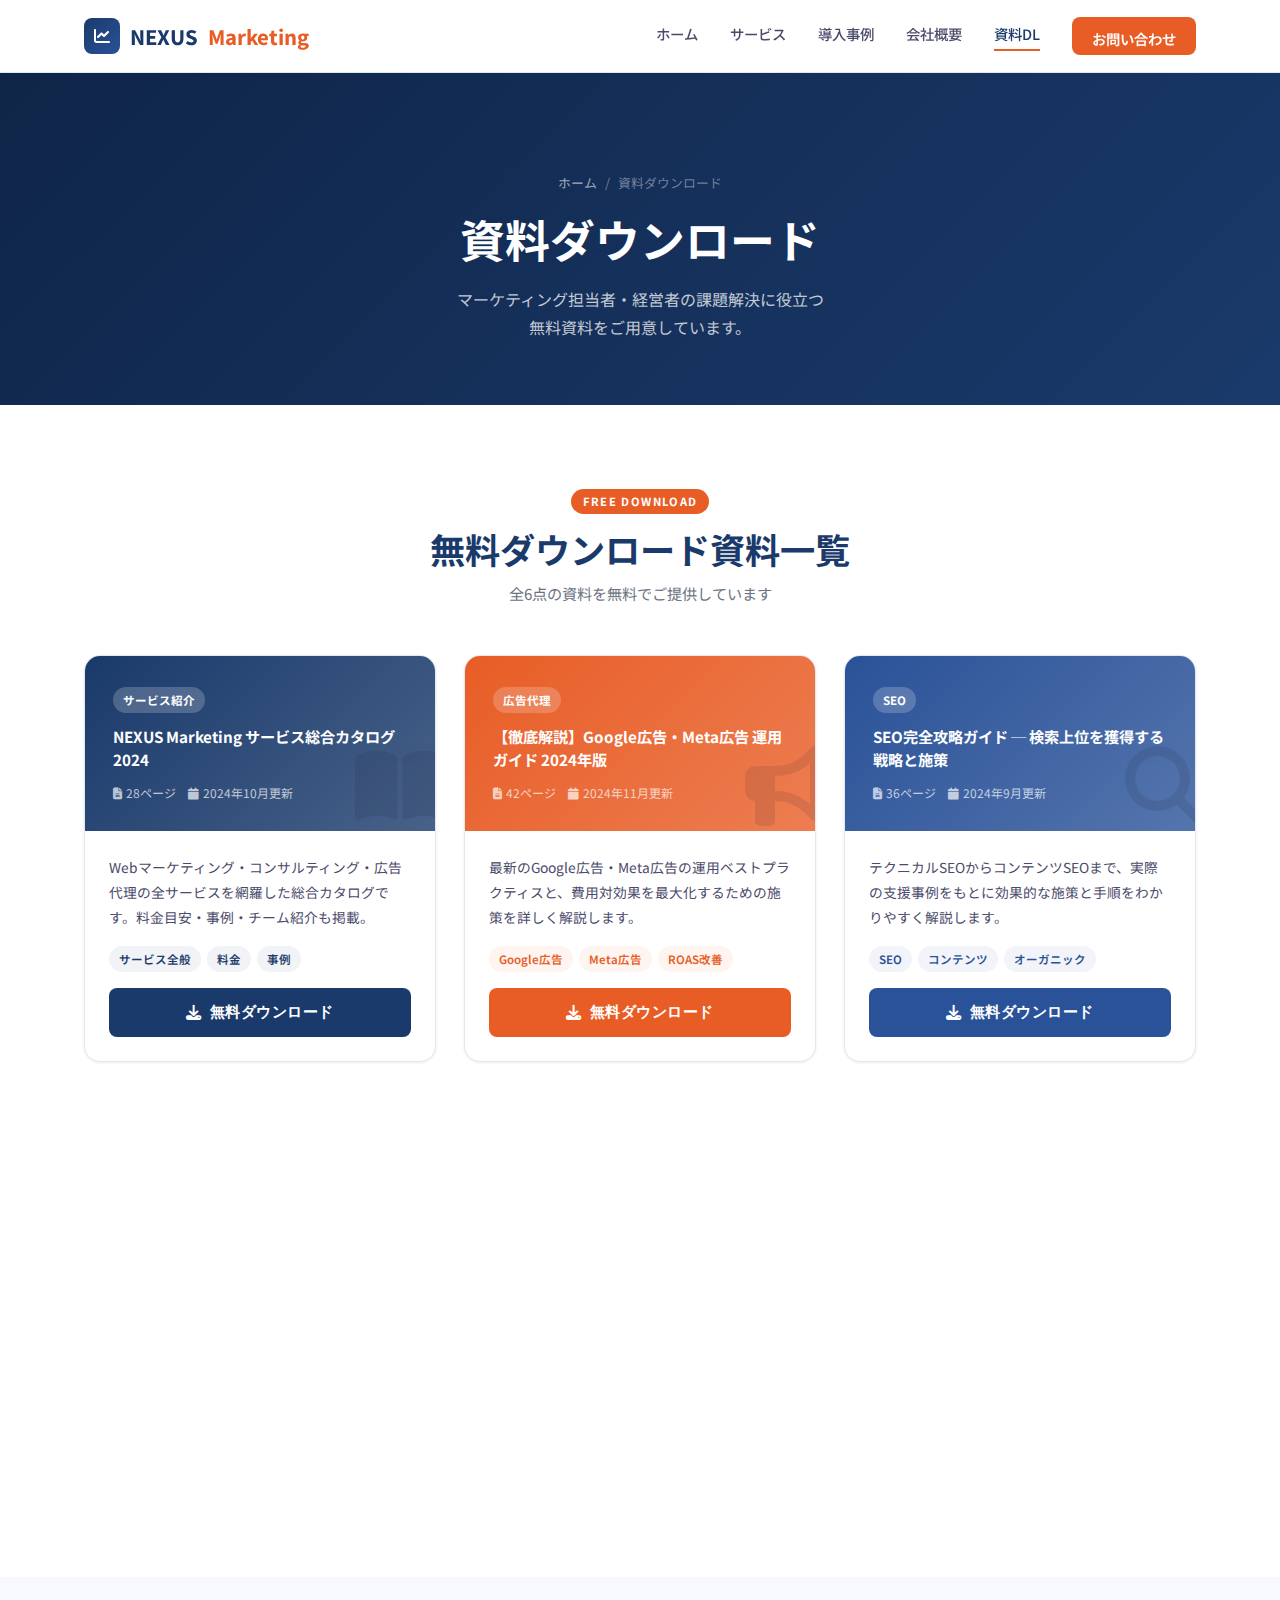
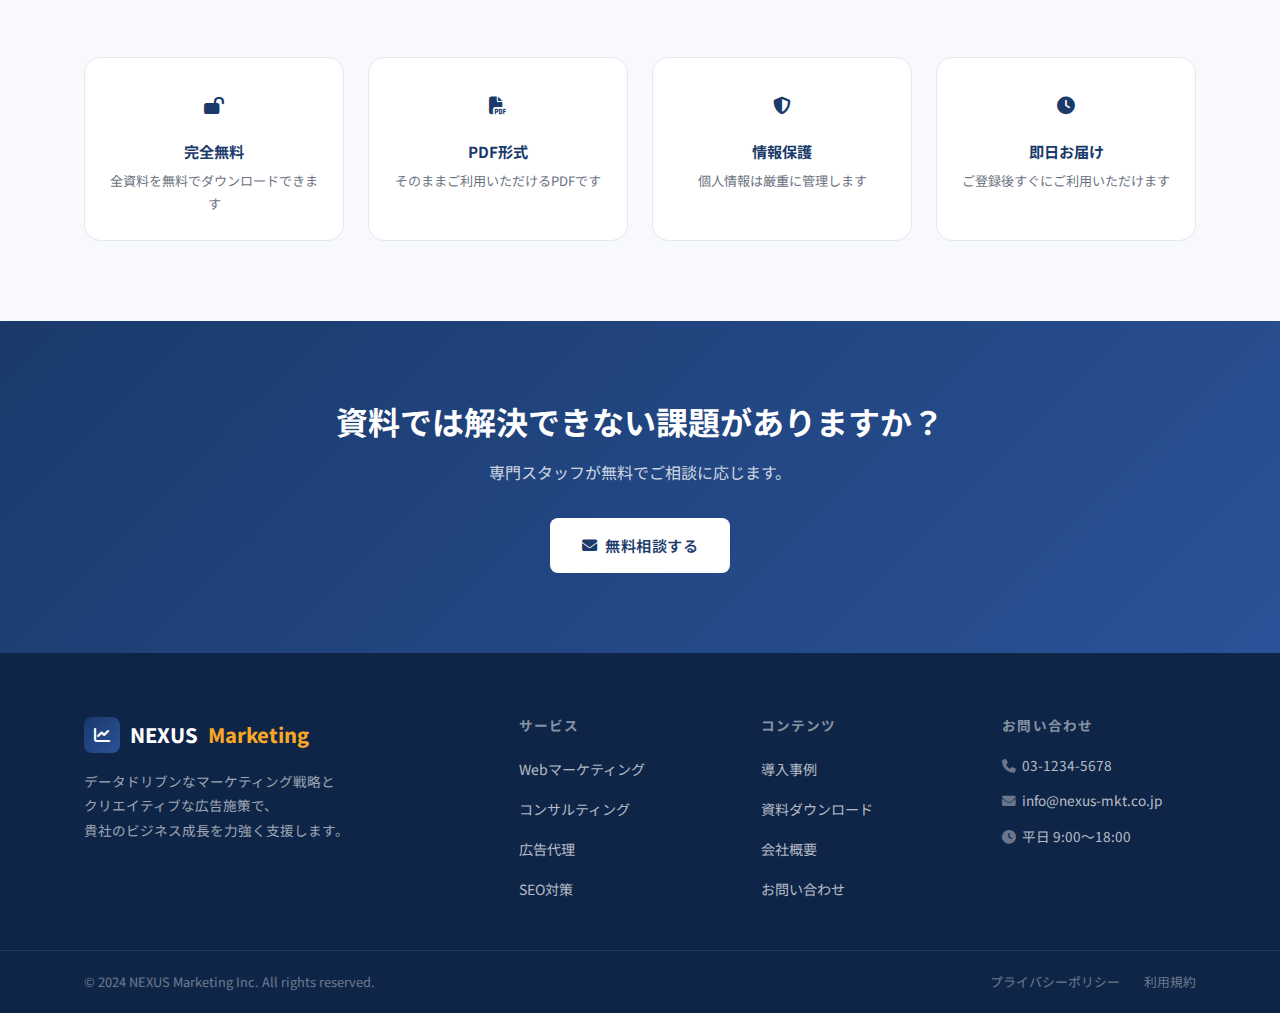
<file: download.html>
<!DOCTYPE html><html lang="ja"><head><meta charset="UTF-8"/><meta name="viewport" content="width=device-width, initial-scale=1.0"/><meta name="description" content="マーケティング担当者向けの無料資料を多数ご用意。SEO・広告・SNS・戦略など実践的なガイドブックを無料でダウンロードできます。"/><title>資料ダウンロード | NEXUS Marketing</title><link rel="icon" type="image/svg+xml" href="favicon.svg"/><link rel="preconnect" href="https://fonts.googleapis.com"/><link rel="preconnect" href="https://fonts.gstatic.com" crossorigin=""/><link href="https://fonts.googleapis.com/css2?family=Noto+Sans+JP:wght@400;500;600;700;800;900&amp;display=swap" rel="stylesheet"/><link href="https://cdn.jsdelivr.net/npm/@fortawesome/fontawesome-free@6.4.0/css/all.min.css" rel="stylesheet"/><link href="static/style.css" rel="stylesheet"/></head><body><header class="site-header" id="site-header"><div class="header-inner"><a href="index.html" class="logo"><div class="logo-icon"><i class="fas fa-chart-line"></i></div>NEXUS<span>Marketing</span></a><nav class="nav-menu" id="nav-menu"><a href="index.html">ホーム</a><a href="services.html">サービス</a><a href="cases.html">導入事例</a><a href="about.html">会社概要</a><a href="download.html">資料DL</a><a href="contact.html" class="nav-cta">お問い合わせ</a></nav><button class="hamburger" id="hamburger" aria-label="メニュー"><span></span><span></span><span></span></button></div></header><main><div class="page-banner"><div class="breadcrumb"><a href="index.html">ホーム</a><span>/</span><span>資料ダウンロード</span></div><h1>資料ダウンロード</h1><p>マーケティング担当者・経営者の課題解決に役立つ<br/>無料資料をご用意しています。</p></div><section style="background:var(--bg-white);"><div class="section-inner"><div style="text-align:center; margin-bottom:3rem;"><span class="section-badge">FREE DOWNLOAD</span><h2 class="section-title">無料ダウンロード資料一覧</h2><p class="section-sub">全6点の資料を無料でご提供しています</p></div><div style="display:grid; grid-template-columns:repeat(auto-fit,minmax(320px,1fr)); gap:28px;"><div class="card reveal" style="display:flex; flex-direction:column; overflow:hidden;"><div style="background:linear-gradient(135deg,#1a3a6b,#1a3a6bcc); padding:28px; position:relative; overflow:hidden;"><div style="position:absolute; right:-10px; bottom:-20px; opacity:0.1; font-size:5rem;"><i class="fas fa-book-open"></i></div><span style="display:inline-block; background:rgba(255,255,255,0.2); color:#fff; font-size:0.72rem; font-weight:700; padding:3px 10px; border-radius:20px; margin-bottom:0.75rem;">サービス紹介</span><h3 style="font-size:0.95rem; font-weight:700; color:#fff; line-height:1.5;">NEXUS Marketing サービス総合カタログ 2024</h3><div style="display:flex; gap:12px; margin-top:0.75rem; font-size:0.75rem; color:rgba(255,255,255,0.7);"><span><i class="fas fa-file-alt" style="margin-right:4px;"></i>28ページ</span><span><i class="fas fa-calendar" style="margin-right:4px;"></i>2024年10月更新</span></div></div><div style="padding:24px; display:flex; flex-direction:column; gap:1rem; flex:1;"><p style="font-size:0.86rem; color:var(--text-mid); line-height:1.8; flex:1;">Webマーケティング・コンサルティング・広告代理の全サービスを網羅した総合カタログです。料金目安・事例・チーム紹介も掲載。</p><div style="display:flex; flex-wrap:wrap; gap:6px;"><span style="background:#1a3a6b10; color:#1a3a6b; font-size:0.72rem; padding:3px 10px; border-radius:20px; font-weight:600;">サービス全般</span><span style="background:#1a3a6b10; color:#1a3a6b; font-size:0.72rem; padding:3px 10px; border-radius:20px; font-weight:600;">料金</span><span style="background:#1a3a6b10; color:#1a3a6b; font-size:0.72rem; padding:3px 10px; border-radius:20px; font-weight:600;">事例</span></div><button onclick="openModal(1)" class="btn btn-primary" style="background:#1a3a6b; justify-content:center;"><i class="fas fa-download"></i>無料ダウンロード</button></div></div><div class="card reveal" style="display:flex; flex-direction:column; overflow:hidden;"><div style="background:linear-gradient(135deg,#e85d26,#e85d26cc); padding:28px; position:relative; overflow:hidden;"><div style="position:absolute; right:-10px; bottom:-20px; opacity:0.1; font-size:5rem;"><i class="fas fa-bullhorn"></i></div><span style="display:inline-block; background:rgba(255,255,255,0.2); color:#fff; font-size:0.72rem; font-weight:700; padding:3px 10px; border-radius:20px; margin-bottom:0.75rem;">広告代理</span><h3 style="font-size:0.95rem; font-weight:700; color:#fff; line-height:1.5;">【徹底解説】Google広告・Meta広告 運用ガイド 2024年版</h3><div style="display:flex; gap:12px; margin-top:0.75rem; font-size:0.75rem; color:rgba(255,255,255,0.7);"><span><i class="fas fa-file-alt" style="margin-right:4px;"></i>42ページ</span><span><i class="fas fa-calendar" style="margin-right:4px;"></i>2024年11月更新</span></div></div><div style="padding:24px; display:flex; flex-direction:column; gap:1rem; flex:1;"><p style="font-size:0.86rem; color:var(--text-mid); line-height:1.8; flex:1;">最新のGoogle広告・Meta広告の運用ベストプラクティスと、費用対効果を最大化するための施策を詳しく解説します。</p><div style="display:flex; flex-wrap:wrap; gap:6px;"><span style="background:#e85d2610; color:#e85d26; font-size:0.72rem; padding:3px 10px; border-radius:20px; font-weight:600;">Google広告</span><span style="background:#e85d2610; color:#e85d26; font-size:0.72rem; padding:3px 10px; border-radius:20px; font-weight:600;">Meta広告</span><span style="background:#e85d2610; color:#e85d26; font-size:0.72rem; padding:3px 10px; border-radius:20px; font-weight:600;">ROAS改善</span></div><button onclick="openModal(2)" class="btn btn-primary" style="background:#e85d26; justify-content:center;"><i class="fas fa-download"></i>無料ダウンロード</button></div></div><div class="card reveal" style="display:flex; flex-direction:column; overflow:hidden;"><div style="background:linear-gradient(135deg,#2a5298,#2a5298cc); padding:28px; position:relative; overflow:hidden;"><div style="position:absolute; right:-10px; bottom:-20px; opacity:0.1; font-size:5rem;"><i class="fas fa-search"></i></div><span style="display:inline-block; background:rgba(255,255,255,0.2); color:#fff; font-size:0.72rem; font-weight:700; padding:3px 10px; border-radius:20px; margin-bottom:0.75rem;">SEO</span><h3 style="font-size:0.95rem; font-weight:700; color:#fff; line-height:1.5;">SEO完全攻略ガイド ─ 検索上位を獲得する戦略と施策</h3><div style="display:flex; gap:12px; margin-top:0.75rem; font-size:0.75rem; color:rgba(255,255,255,0.7);"><span><i class="fas fa-file-alt" style="margin-right:4px;"></i>36ページ</span><span><i class="fas fa-calendar" style="margin-right:4px;"></i>2024年9月更新</span></div></div><div style="padding:24px; display:flex; flex-direction:column; gap:1rem; flex:1;"><p style="font-size:0.86rem; color:var(--text-mid); line-height:1.8; flex:1;">テクニカルSEOからコンテンツSEOまで、実際の支援事例をもとに効果的な施策と手順をわかりやすく解説します。</p><div style="display:flex; flex-wrap:wrap; gap:6px;"><span style="background:#2a529810; color:#2a5298; font-size:0.72rem; padding:3px 10px; border-radius:20px; font-weight:600;">SEO</span><span style="background:#2a529810; color:#2a5298; font-size:0.72rem; padding:3px 10px; border-radius:20px; font-weight:600;">コンテンツ</span><span style="background:#2a529810; color:#2a5298; font-size:0.72rem; padding:3px 10px; border-radius:20px; font-weight:600;">オーガニック</span></div><button onclick="openModal(3)" class="btn btn-primary" style="background:#2a5298; justify-content:center;"><i class="fas fa-download"></i>無料ダウンロード</button></div></div><div class="card reveal" style="display:flex; flex-direction:column; overflow:hidden;"><div style="background:linear-gradient(135deg,#a855f7,#a855f7cc); padding:28px; position:relative; overflow:hidden;"><div style="position:absolute; right:-10px; bottom:-20px; opacity:0.1; font-size:5rem;"><i class="fas fa-chess"></i></div><span style="display:inline-block; background:rgba(255,255,255,0.2); color:#fff; font-size:0.72rem; font-weight:700; padding:3px 10px; border-radius:20px; margin-bottom:0.75rem;">コンサルティング</span><h3 style="font-size:0.95rem; font-weight:700; color:#fff; line-height:1.5;">マーケティング戦略フレームワーク完全版</h3><div style="display:flex; gap:12px; margin-top:0.75rem; font-size:0.75rem; color:rgba(255,255,255,0.7);"><span><i class="fas fa-file-alt" style="margin-right:4px;"></i>52ページ</span><span><i class="fas fa-calendar" style="margin-right:4px;"></i>2024年8月更新</span></div></div><div style="padding:24px; display:flex; flex-direction:column; gap:1rem; flex:1;"><p style="font-size:0.86rem; color:var(--text-mid); line-height:1.8; flex:1;">独自の戦略フレームワークをもとに、現状分析・KPI設計・施策立案・PDCA管理の全プロセスを体系化した資料です。</p><div style="display:flex; flex-wrap:wrap; gap:6px;"><span style="background:#a855f710; color:#a855f7; font-size:0.72rem; padding:3px 10px; border-radius:20px; font-weight:600;">戦略</span><span style="background:#a855f710; color:#a855f7; font-size:0.72rem; padding:3px 10px; border-radius:20px; font-weight:600;">KPI</span><span style="background:#a855f710; color:#a855f7; font-size:0.72rem; padding:3px 10px; border-radius:20px; font-weight:600;">PDCA</span></div><button onclick="openModal(4)" class="btn btn-primary" style="background:#a855f7; justify-content:center;"><i class="fas fa-download"></i>無料ダウンロード</button></div></div><div class="card reveal" style="display:flex; flex-direction:column; overflow:hidden;"><div style="background:linear-gradient(135deg,#22c55e,#22c55ecc); padding:28px; position:relative; overflow:hidden;"><div style="position:absolute; right:-10px; bottom:-20px; opacity:0.1; font-size:5rem;"><i class="fas fa-share-alt"></i></div><span style="display:inline-block; background:rgba(255,255,255,0.2); color:#fff; font-size:0.72rem; font-weight:700; padding:3px 10px; border-radius:20px; margin-bottom:0.75rem;">SNS</span><h3 style="font-size:0.95rem; font-weight:700; color:#fff; line-height:1.5;">SNSマーケティング成功事例集 2024</h3><div style="display:flex; gap:12px; margin-top:0.75rem; font-size:0.75rem; color:rgba(255,255,255,0.7);"><span><i class="fas fa-file-alt" style="margin-right:4px;"></i>30ページ</span><span><i class="fas fa-calendar" style="margin-right:4px;"></i>2024年10月更新</span></div></div><div style="padding:24px; display:flex; flex-direction:column; gap:1rem; flex:1;"><p style="font-size:0.86rem; color:var(--text-mid); line-height:1.8; flex:1;">Instagram・X・TikTok・LinkedInなど各SNSプラットフォームの成功事例を業種別に14事例掲載。フォロワー増加からCV改善まで。</p><div style="display:flex; flex-wrap:wrap; gap:6px;"><span style="background:#22c55e10; color:#22c55e; font-size:0.72rem; padding:3px 10px; border-radius:20px; font-weight:600;">SNS</span><span style="background:#22c55e10; color:#22c55e; font-size:0.72rem; padding:3px 10px; border-radius:20px; font-weight:600;">Instagram</span><span style="background:#22c55e10; color:#22c55e; font-size:0.72rem; padding:3px 10px; border-radius:20px; font-weight:600;">エンゲージメント</span></div><button onclick="openModal(5)" class="btn btn-primary" style="background:#22c55e; justify-content:center;"><i class="fas fa-download"></i>無料ダウンロード</button></div></div><div class="card reveal" style="display:flex; flex-direction:column; overflow:hidden;"><div style="background:linear-gradient(135deg,#f59e0b,#f59e0bcc); padding:28px; position:relative; overflow:hidden;"><div style="position:absolute; right:-10px; bottom:-20px; opacity:0.1; font-size:5rem;"><i class="fas fa-chart-bar"></i></div><span style="display:inline-block; background:rgba(255,255,255,0.2); color:#fff; font-size:0.72rem; font-weight:700; padding:3px 10px; border-radius:20px; margin-bottom:0.75rem;">データ分析</span><h3 style="font-size:0.95rem; font-weight:700; color:#fff; line-height:1.5;">GA4 × データ分析活用ガイド ─ BIダッシュボード構築まで</h3><div style="display:flex; gap:12px; margin-top:0.75rem; font-size:0.75rem; color:rgba(255,255,255,0.7);"><span><i class="fas fa-file-alt" style="margin-right:4px;"></i>44ページ</span><span><i class="fas fa-calendar" style="margin-right:4px;"></i>2024年11月更新</span></div></div><div style="padding:24px; display:flex; flex-direction:column; gap:1rem; flex:1;"><p style="font-size:0.86rem; color:var(--text-mid); line-height:1.8; flex:1;">GA4の基本設定から高度なカスタムレポート・Looker Studio連携による経営ダッシュボード構築まで実践的に解説します。</p><div style="display:flex; flex-wrap:wrap; gap:6px;"><span style="background:#f59e0b10; color:#f59e0b; font-size:0.72rem; padding:3px 10px; border-radius:20px; font-weight:600;">GA4</span><span style="background:#f59e0b10; color:#f59e0b; font-size:0.72rem; padding:3px 10px; border-radius:20px; font-weight:600;">データ分析</span><span style="background:#f59e0b10; color:#f59e0b; font-size:0.72rem; padding:3px 10px; border-radius:20px; font-weight:600;">ダッシュボード</span></div><button onclick="openModal(6)" class="btn btn-primary" style="background:#f59e0b; justify-content:center;"><i class="fas fa-download"></i>無料ダウンロード</button></div></div></div></div></section><section style="background:var(--bg-light);"><div class="section-inner"><div style="display:grid; grid-template-columns:repeat(auto-fit,minmax(220px,1fr)); gap:24px; text-align:center;"><div style="background:#fff; border-radius:var(--radius-lg); padding:24px; border:1px solid var(--border);"><div style="width:48px; height:48px; background:var(--primary)15; border-radius:50%; display:flex; align-items:center; justify-content:center; margin:0 auto 0.75rem;"><i class="fas fa-lock-open" style="color:var(--primary); font-size:1.1rem;"></i></div><h3 style="font-weight:700; color:var(--primary); margin-bottom:0.5rem; font-size:0.95rem;">完全無料</h3><p style="font-size:0.82rem; color:var(--text-light);">全資料を無料でダウンロードできます</p></div><div style="background:#fff; border-radius:var(--radius-lg); padding:24px; border:1px solid var(--border);"><div style="width:48px; height:48px; background:var(--primary)15; border-radius:50%; display:flex; align-items:center; justify-content:center; margin:0 auto 0.75rem;"><i class="fas fa-file-pdf" style="color:var(--primary); font-size:1.1rem;"></i></div><h3 style="font-weight:700; color:var(--primary); margin-bottom:0.5rem; font-size:0.95rem;">PDF形式</h3><p style="font-size:0.82rem; color:var(--text-light);">そのままご利用いただけるPDFです</p></div><div style="background:#fff; border-radius:var(--radius-lg); padding:24px; border:1px solid var(--border);"><div style="width:48px; height:48px; background:var(--primary)15; border-radius:50%; display:flex; align-items:center; justify-content:center; margin:0 auto 0.75rem;"><i class="fas fa-shield-alt" style="color:var(--primary); font-size:1.1rem;"></i></div><h3 style="font-weight:700; color:var(--primary); margin-bottom:0.5rem; font-size:0.95rem;">情報保護</h3><p style="font-size:0.82rem; color:var(--text-light);">個人情報は厳重に管理します</p></div><div style="background:#fff; border-radius:var(--radius-lg); padding:24px; border:1px solid var(--border);"><div style="width:48px; height:48px; background:var(--primary)15; border-radius:50%; display:flex; align-items:center; justify-content:center; margin:0 auto 0.75rem;"><i class="fas fa-clock" style="color:var(--primary); font-size:1.1rem;"></i></div><h3 style="font-weight:700; color:var(--primary); margin-bottom:0.5rem; font-size:0.95rem;">即日お届け</h3><p style="font-size:0.82rem; color:var(--text-light);">ご登録後すぐにご利用いただけます</p></div></div></div></section><section class="cta-section"><div class="cta-inner"><h2>資料では解決できない課題がありますか？</h2><p>専門スタッフが無料でご相談に応じます。</p><div class="cta-buttons"><a href="contact.html" class="btn btn-white"><i class="fas fa-envelope"></i> 無料相談する</a></div></div></section><div id="dl-modal" style="display:none; position:fixed; inset:0; background:rgba(0,0,0,0.5); z-index:9000; align-items:center; justify-content:center; padding:24px;"><div style="background:#fff; border-radius:var(--radius-lg); max-width:480px; width:100%; padding:40px; position:relative; max-height:90vh; overflow-y:auto;"><button onclick="closeModal()" style="position:absolute; top:16px; right:16px; background:none; border:none; cursor:pointer; font-size:1.2rem; color:var(--text-light);"><i class="fas fa-times"></i></button><h2 id="modal-title" style="font-size:1.1rem; font-weight:700; color:var(--primary); margin-bottom:0.5rem;"></h2><p style="font-size:0.85rem; color:var(--text-light); margin-bottom:1.75rem;">以下の情報をご入力いただくとダウンロードリンクをお送りします。</p><form id="dl-form" action="download.html" method="get"><input type="hidden" name="dl" id="dl-id" value=""/><div class="form-group"><label>お名前<span class="required">*</span></label><input type="text" name="name" placeholder="鈴木 一郎" required=""/></div><div class="form-group"><label>会社名<span class="required">*</span></label><input type="text" name="company" placeholder="株式会社〇〇" required=""/></div><div class="form-group"><label>メールアドレス<span class="required">*</span></label><input type="email" name="email" placeholder="example@company.co.jp" required=""/></div><div class="form-group"><label>役職</label><select name="role"><option value="">選択してください</option><option>代表・役員</option><option>マーケティング担当</option><option>営業担当</option><option>経営企画</option><option>その他</option></select></div><button type="submit" class="btn btn-primary" style="width:100%; justify-content:center; margin-top:0.5rem;"><i class="fas fa-download"></i>ダウンロードする</button></form></div></div><script>
        const titles = [{"id":1,"title":"NEXUS Marketing サービス総合カタログ 2024"},{"id":2,"title":"【徹底解説】Google広告・Meta広告 運用ガイド 2024年版"},{"id":3,"title":"SEO完全攻略ガイド ─ 検索上位を獲得する戦略と施策"},{"id":4,"title":"マーケティング戦略フレームワーク完全版"},{"id":5,"title":"SNSマーケティング成功事例集 2024"},{"id":6,"title":"GA4 × データ分析活用ガイド ─ BIダッシュボード構築まで"}];
        function openModal(id) {
          const doc = titles.find(d => d.id === id);
          document.getElementById('modal-title').textContent = doc ? doc.title : '';
          document.getElementById('dl-id').value = id;
          const modal = document.getElementById('dl-modal');
          modal.style.display = 'flex';
          document.body.style.overflow = 'hidden';
        }
        function closeModal() {
          document.getElementById('dl-modal').style.display = 'none';
          document.body.style.overflow = '';
        }
        document.getElementById('dl-modal').addEventListener('click', function(e) {
          if (e.target === this) closeModal();
        });
      </script></main><footer class="site-footer"><div class="footer-main"><div class="footer-grid"><div class="footer-brand"><a href="index.html" class="logo" style="margin-bottom: 1rem;"><div class="logo-icon"><i class="fas fa-chart-line"></i></div>NEXUS<span style="color: #f9a826;">Marketing</span></a><p>データドリブンなマーケティング戦略と<br/>クリエイティブな広告施策で、<br/>貴社のビジネス成長を力強く支援します。</p></div><div class="footer-col"><h4>サービス</h4><ul><li><a href="services.html#web-marketing">Webマーケティング</a></li><li><a href="services.html#consulting">コンサルティング</a></li><li><a href="services.html#advertising">広告代理</a></li><li><a href="services.html#seo">SEO対策</a></li></ul></div><div class="footer-col"><h4>コンテンツ</h4><ul><li><a href="cases.html">導入事例</a></li><li><a href="download.html">資料ダウンロード</a></li><li><a href="about.html">会社概要</a></li><li><a href="contact.html">お問い合わせ</a></li></ul></div><div class="footer-col"><h4>お問い合わせ</h4><ul><li style="color: rgba(255,255,255,0.7); font-size: 0.85rem;"><i class="fas fa-phone" style="margin-right: 6px; color: rgba(255,255,255,0.4);"></i>03-1234-5678</li><li style="color: rgba(255,255,255,0.7); font-size: 0.85rem;"><i class="fas fa-envelope" style="margin-right: 6px; color: rgba(255,255,255,0.4);"></i>info@nexus-mkt.co.jp</li><li style="color: rgba(255,255,255,0.7); font-size: 0.85rem;"><i class="fas fa-clock" style="margin-right: 6px; color: rgba(255,255,255,0.4);"></i>平日 9:00〜18:00</li></ul></div></div></div><div class="footer-bottom"><div class="footer-bottom-inner"><p>© 2024 NEXUS Marketing Inc. All rights reserved.</p><div class="footer-links"><a href="privacy.html">プライバシーポリシー</a><a href="terms.html">利用規約</a></div></div></div></footer><script src="static/app.js"></script></body></html>
</file>
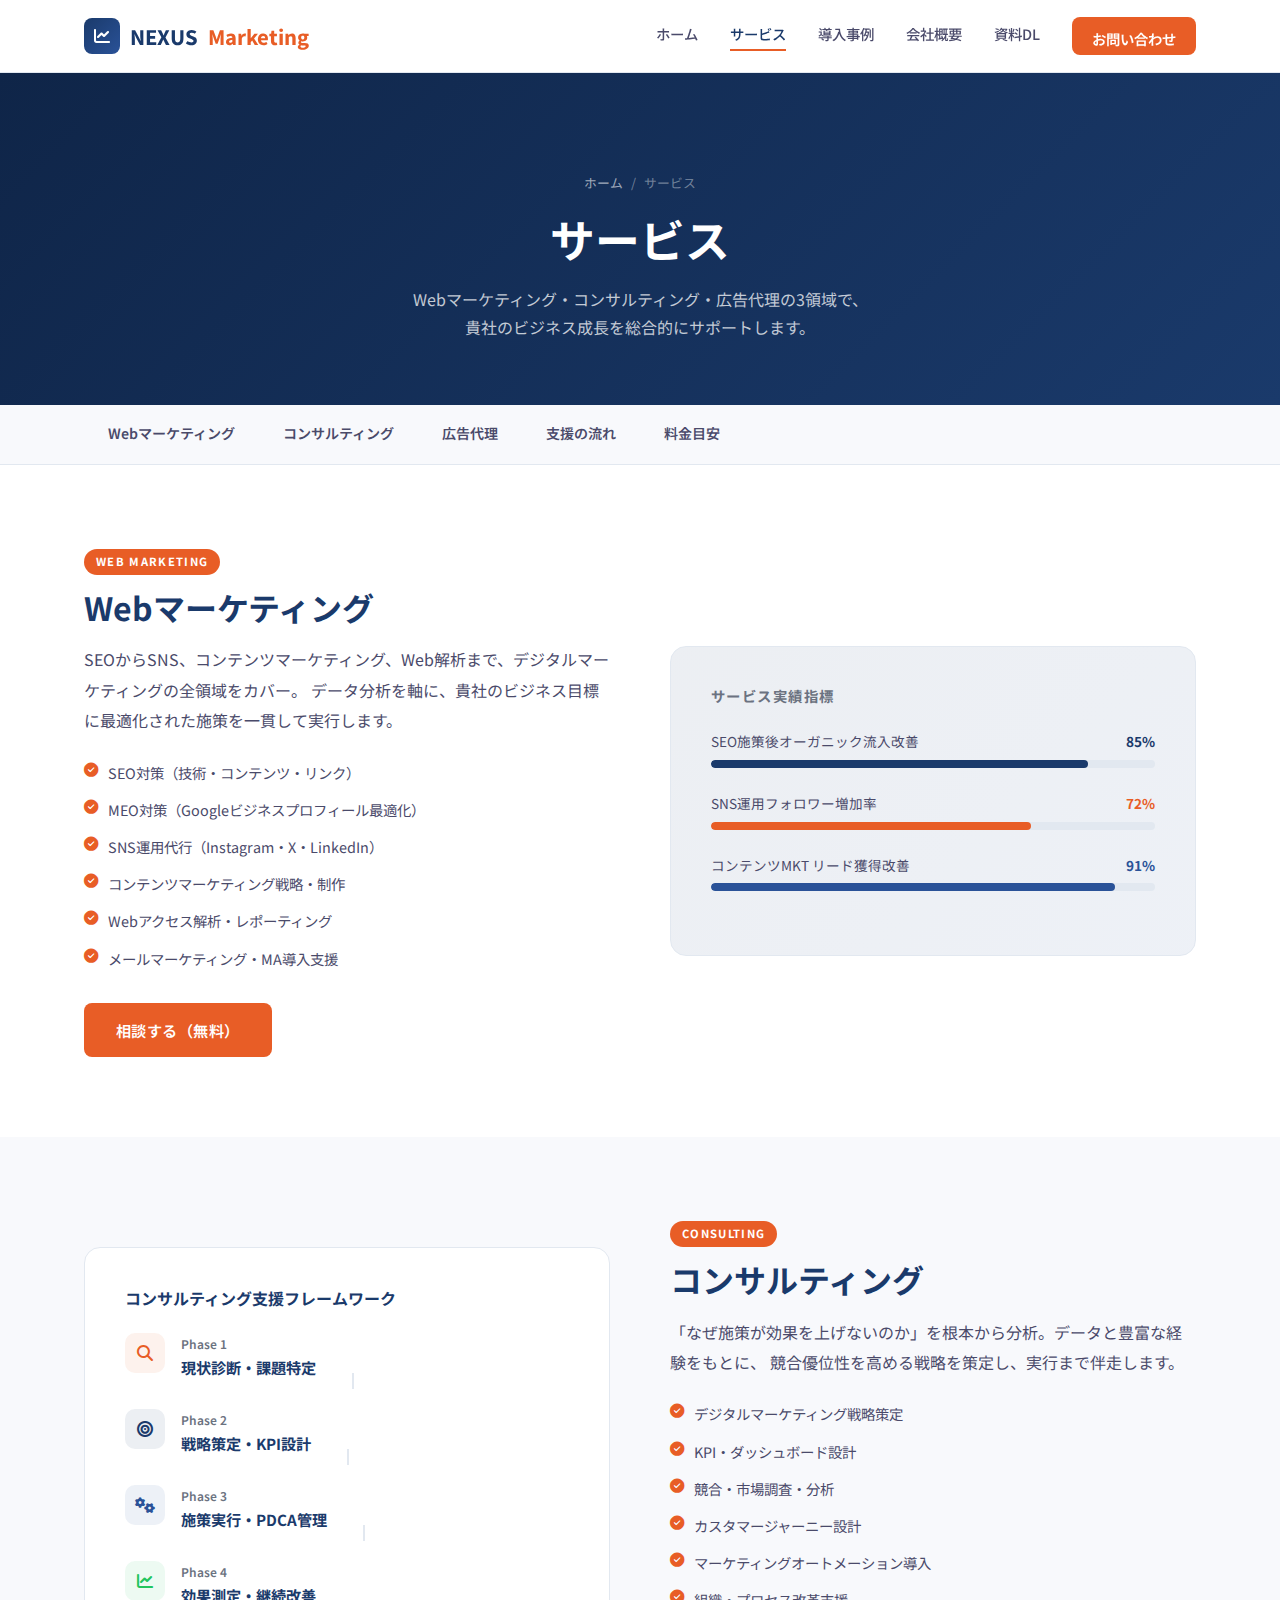
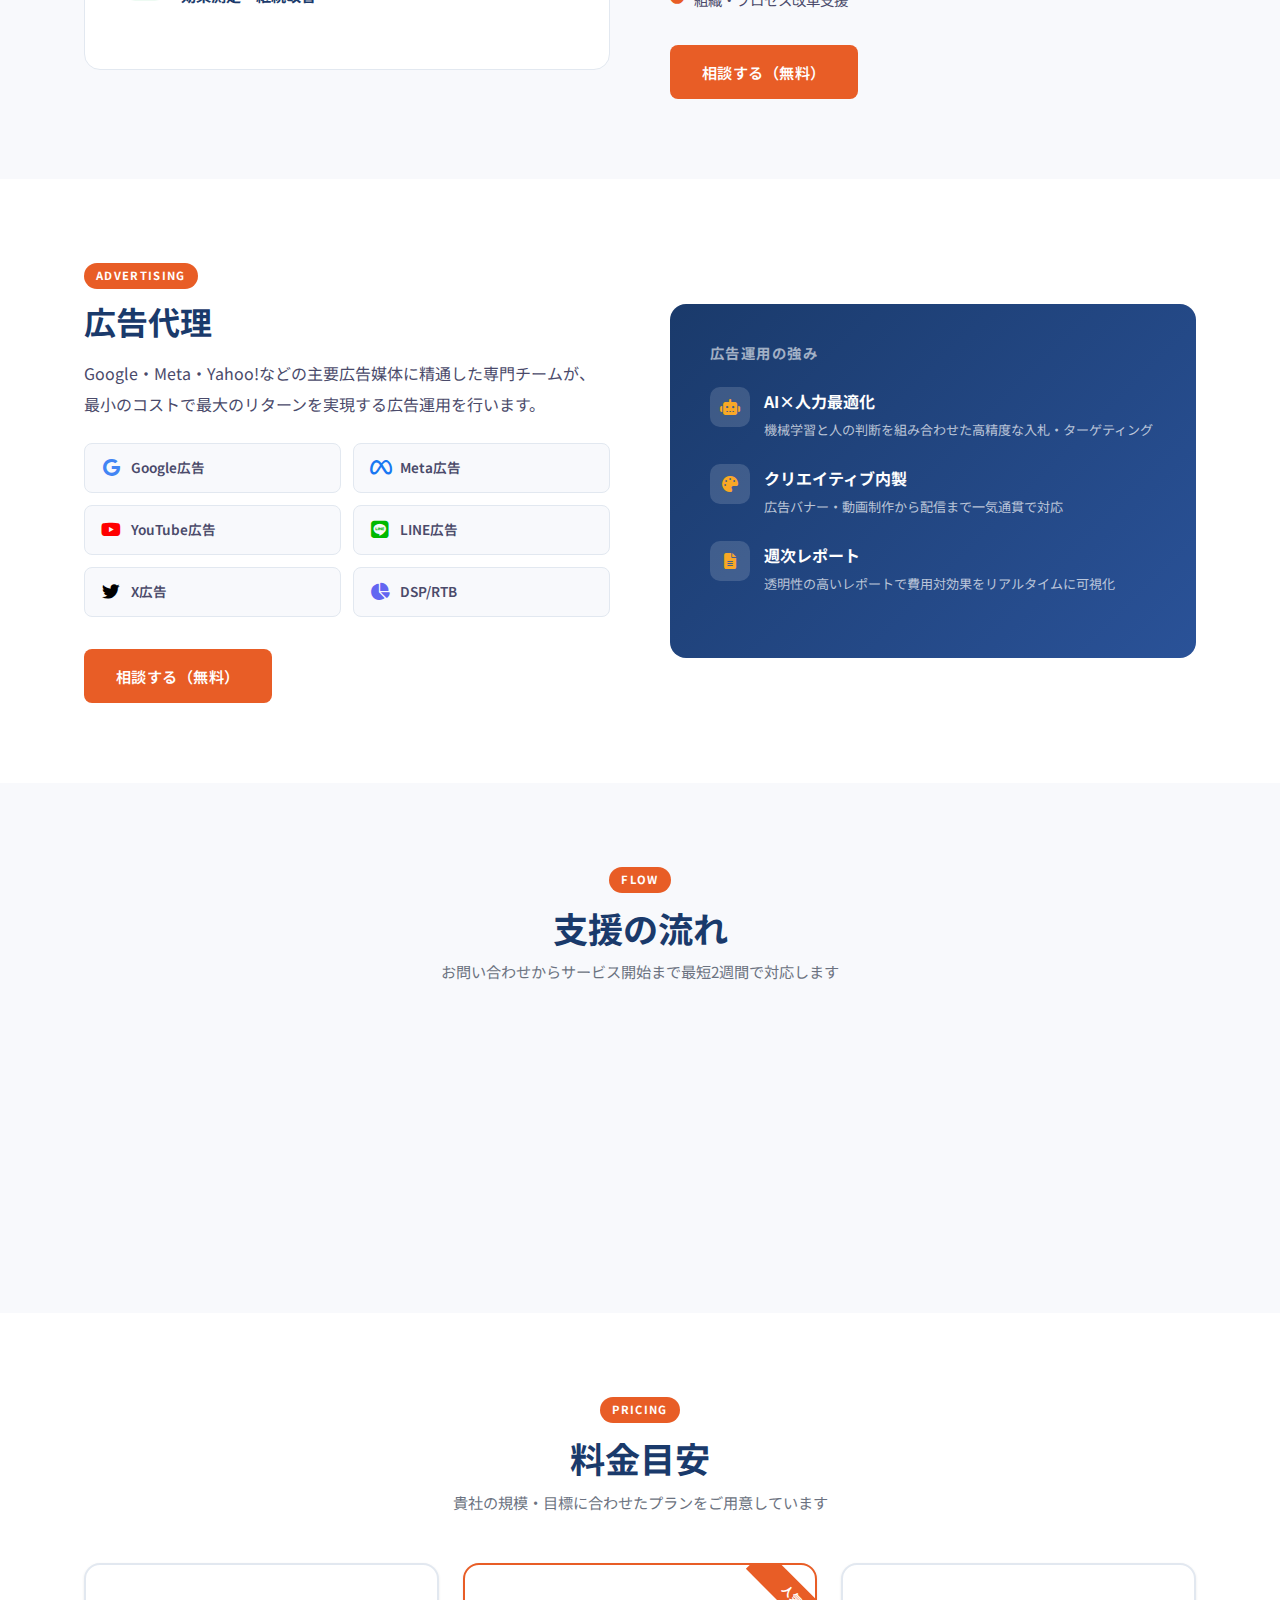
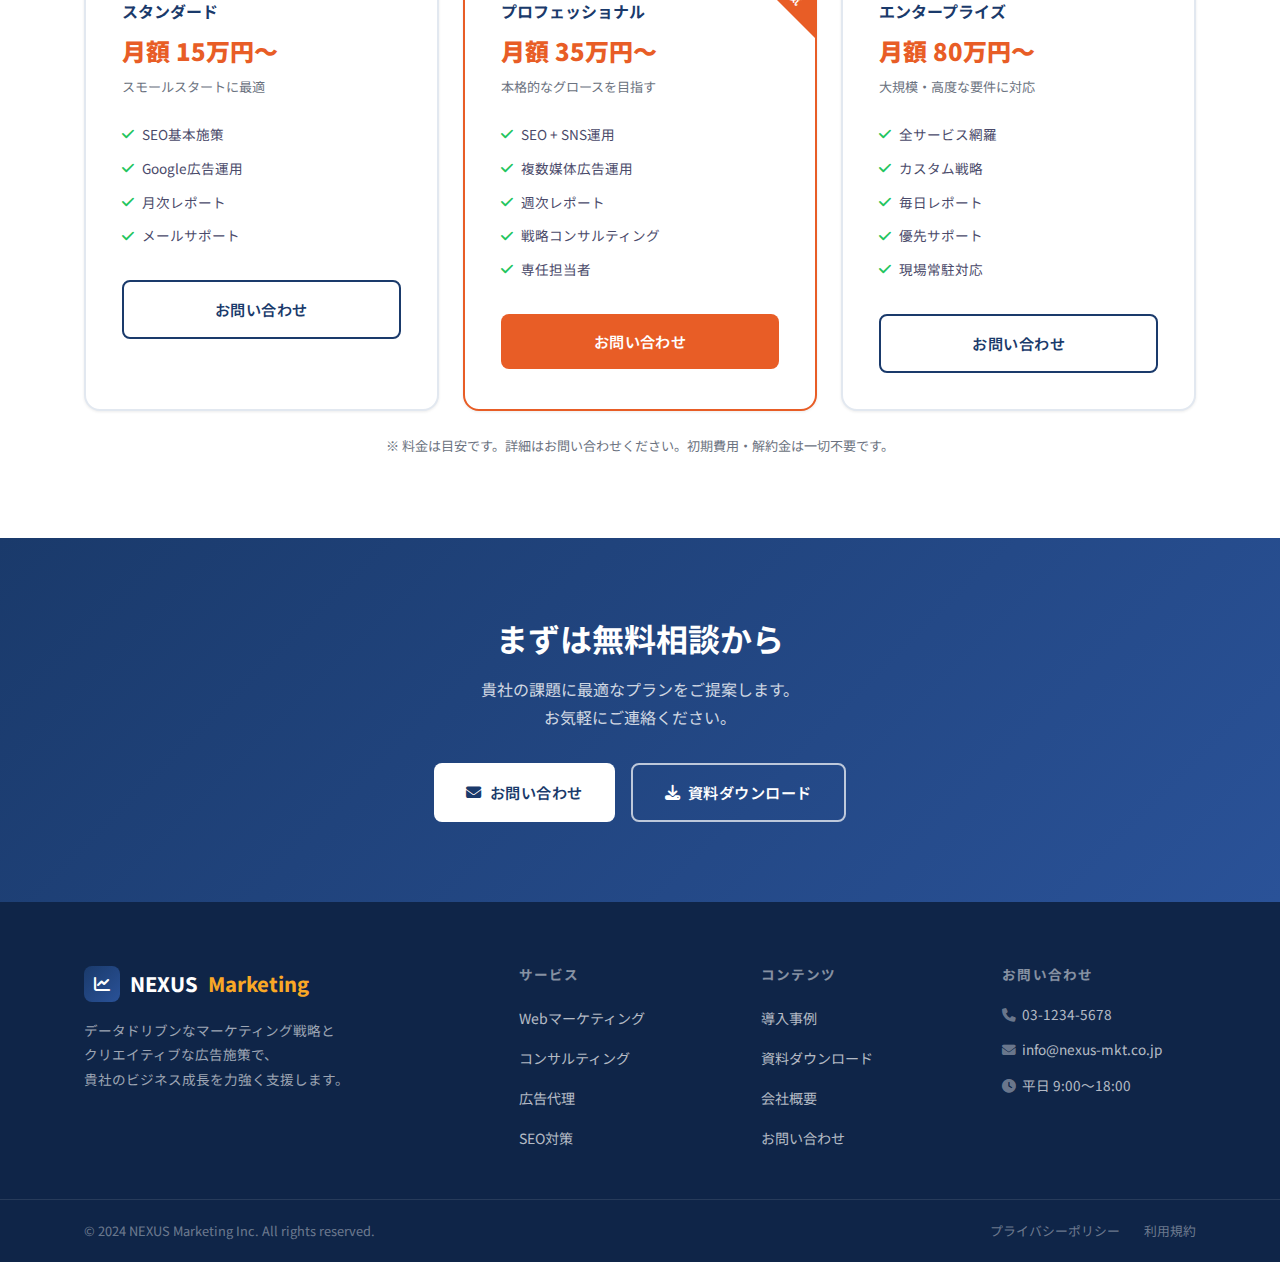
<file: services.html>
<!DOCTYPE html><html lang="ja"><head><meta charset="UTF-8"/><meta name="viewport" content="width=device-width, initial-scale=1.0"/><meta name="description" content="Webマーケティング・コンサルティング・広告代理の3領域でビジネス成長を支援するサービス詳細"/><title>サービス | NEXUS Marketing</title><link rel="icon" type="image/svg+xml" href="favicon.svg"/><link rel="preconnect" href="https://fonts.googleapis.com"/><link rel="preconnect" href="https://fonts.gstatic.com" crossorigin=""/><link href="https://fonts.googleapis.com/css2?family=Noto+Sans+JP:wght@400;500;600;700;800;900&amp;display=swap" rel="stylesheet"/><link href="https://cdn.jsdelivr.net/npm/@fortawesome/fontawesome-free@6.4.0/css/all.min.css" rel="stylesheet"/><link href="static/style.css" rel="stylesheet"/></head><body><header class="site-header" id="site-header"><div class="header-inner"><a href="index.html" class="logo"><div class="logo-icon"><i class="fas fa-chart-line"></i></div>NEXUS<span>Marketing</span></a><nav class="nav-menu" id="nav-menu"><a href="index.html">ホーム</a><a href="services.html">サービス</a><a href="cases.html">導入事例</a><a href="about.html">会社概要</a><a href="download.html">資料DL</a><a href="contact.html" class="nav-cta">お問い合わせ</a></nav><button class="hamburger" id="hamburger" aria-label="メニュー"><span></span><span></span><span></span></button></div></header><main><div class="page-banner"><div class="breadcrumb"><a href="index.html">ホーム</a><span>/</span><span>サービス</span></div><h1>サービス</h1><p>Webマーケティング・コンサルティング・広告代理の3領域で、<br/>貴社のビジネス成長を総合的にサポートします。</p></div><section style="background:var(--bg-light); padding:0; border-bottom:1px solid var(--border);"><div style="max-width:var(--max-width); margin:0 auto; padding:0 24px; display:flex; gap:0; overflow-x:auto;"><a href="#web-marketing" style="display:block; padding:16px 24px; font-size:0.88rem; font-weight:600; color:var(--text-mid); white-space:nowrap; border-bottom:3px solid transparent; transition:all 0.2s;" onMouseOver="this.style.color=&#39;var(--primary)&#39;; this.style.borderBottomColor=&#39;var(--accent)&#39;" onMouseOut="this.style.color=&#39;var(--text-mid)&#39;; this.style.borderBottomColor=&#39;transparent&#39;">Webマーケティング</a><a href="#consulting" style="display:block; padding:16px 24px; font-size:0.88rem; font-weight:600; color:var(--text-mid); white-space:nowrap; border-bottom:3px solid transparent; transition:all 0.2s;" onMouseOver="this.style.color=&#39;var(--primary)&#39;; this.style.borderBottomColor=&#39;var(--accent)&#39;" onMouseOut="this.style.color=&#39;var(--text-mid)&#39;; this.style.borderBottomColor=&#39;transparent&#39;">コンサルティング</a><a href="#advertising" style="display:block; padding:16px 24px; font-size:0.88rem; font-weight:600; color:var(--text-mid); white-space:nowrap; border-bottom:3px solid transparent; transition:all 0.2s;" onMouseOver="this.style.color=&#39;var(--primary)&#39;; this.style.borderBottomColor=&#39;var(--accent)&#39;" onMouseOut="this.style.color=&#39;var(--text-mid)&#39;; this.style.borderBottomColor=&#39;transparent&#39;">広告代理</a><a href="#flow" style="display:block; padding:16px 24px; font-size:0.88rem; font-weight:600; color:var(--text-mid); white-space:nowrap; border-bottom:3px solid transparent; transition:all 0.2s;" onMouseOver="this.style.color=&#39;var(--primary)&#39;; this.style.borderBottomColor=&#39;var(--accent)&#39;" onMouseOut="this.style.color=&#39;var(--text-mid)&#39;; this.style.borderBottomColor=&#39;transparent&#39;">支援の流れ</a><a href="#price" style="display:block; padding:16px 24px; font-size:0.88rem; font-weight:600; color:var(--text-mid); white-space:nowrap; border-bottom:3px solid transparent; transition:all 0.2s;" onMouseOver="this.style.color=&#39;var(--primary)&#39;; this.style.borderBottomColor=&#39;var(--accent)&#39;" onMouseOut="this.style.color=&#39;var(--text-mid)&#39;; this.style.borderBottomColor=&#39;transparent&#39;">料金目安</a></div></section><section id="web-marketing" style="background:var(--bg-white);"><div class="section-inner"><div style="display:grid; grid-template-columns:1fr 1fr; gap:60px; align-items:center;"><div><span class="section-badge">WEB MARKETING</span><h2 style="font-size:clamp(1.6rem,3vw,2rem); color:var(--primary); margin-bottom:1rem;">Webマーケティング</h2><p style="color:var(--text-mid); line-height:1.9; margin-bottom:1.5rem;">SEOからSNS、コンテンツマーケティング、Web解析まで、デジタルマーケティングの全領域をカバー。 データ分析を軸に、貴社のビジネス目標に最適化された施策を一貫して実行します。</p><ul style="display:flex; flex-direction:column; gap:12px; margin-bottom:2rem;"><li style="display:flex; align-items:flex-start; gap:10px; font-size:0.9rem; color:var(--text-mid);"><i class="fas fa-check-circle" style="color:var(--accent); margin-top:3px; flex-shrink:0;"></i>SEO対策（技術・コンテンツ・リンク）</li><li style="display:flex; align-items:flex-start; gap:10px; font-size:0.9rem; color:var(--text-mid);"><i class="fas fa-check-circle" style="color:var(--accent); margin-top:3px; flex-shrink:0;"></i>MEO対策（Googleビジネスプロフィール最適化）</li><li style="display:flex; align-items:flex-start; gap:10px; font-size:0.9rem; color:var(--text-mid);"><i class="fas fa-check-circle" style="color:var(--accent); margin-top:3px; flex-shrink:0;"></i>SNS運用代行（Instagram・X・LinkedIn）</li><li style="display:flex; align-items:flex-start; gap:10px; font-size:0.9rem; color:var(--text-mid);"><i class="fas fa-check-circle" style="color:var(--accent); margin-top:3px; flex-shrink:0;"></i>コンテンツマーケティング戦略・制作</li><li style="display:flex; align-items:flex-start; gap:10px; font-size:0.9rem; color:var(--text-mid);"><i class="fas fa-check-circle" style="color:var(--accent); margin-top:3px; flex-shrink:0;"></i>Webアクセス解析・レポーティング</li><li style="display:flex; align-items:flex-start; gap:10px; font-size:0.9rem; color:var(--text-mid);"><i class="fas fa-check-circle" style="color:var(--accent); margin-top:3px; flex-shrink:0;"></i>メールマーケティング・MA導入支援</li></ul><a href="contact.html" class="btn btn-primary">相談する（無料）</a></div><div style="background:linear-gradient(135deg,#1a3a6b15,#2a529815); border-radius:var(--radius-lg); padding:40px; border:1px solid var(--border);"><h3 style="font-size:0.9rem; font-weight:700; color:var(--text-light); letter-spacing:0.1em; margin-bottom:1.5rem; text-transform:uppercase;">サービス実績指標</h3><div style="margin-bottom:1.5rem;"><div style="display:flex; justify-content:space-between; margin-bottom:6px; font-size:0.85rem;"><span style="color:var(--text-mid);">SEO施策後オーガニック流入改善</span><span style="color:#1a3a6b; font-weight:700;">85%</span></div><div style="height:8px; background:#e2e8f0; border-radius:4px; overflow:hidden;"><div style="height:100%; width:85%; background:#1a3a6b; border-radius:4px;"></div></div></div><div style="margin-bottom:1.5rem;"><div style="display:flex; justify-content:space-between; margin-bottom:6px; font-size:0.85rem;"><span style="color:var(--text-mid);">SNS運用フォロワー増加率</span><span style="color:#e85d26; font-weight:700;">72%</span></div><div style="height:8px; background:#e2e8f0; border-radius:4px; overflow:hidden;"><div style="height:100%; width:72%; background:#e85d26; border-radius:4px;"></div></div></div><div style="margin-bottom:1.5rem;"><div style="display:flex; justify-content:space-between; margin-bottom:6px; font-size:0.85rem;"><span style="color:var(--text-mid);">コンテンツMKT リード獲得改善</span><span style="color:#2a5298; font-weight:700;">91%</span></div><div style="height:8px; background:#e2e8f0; border-radius:4px; overflow:hidden;"><div style="height:100%; width:91%; background:#2a5298; border-radius:4px;"></div></div></div></div></div></div></section><section id="consulting" style="background:var(--bg-light);"><div class="section-inner"><div style="display:grid; grid-template-columns:1fr 1fr; gap:60px; align-items:center;"><div style="background:#fff; border-radius:var(--radius-lg); padding:40px; border:1px solid var(--border);"><h3 style="font-size:1rem; font-weight:700; color:var(--primary); margin-bottom:1.5rem;">コンサルティング支援フレームワーク</h3><div style="display:flex; gap:16px; margin-bottom:20px; align-items:flex-start;"><div style="width:40px; height:40px; background:#e85d2615; border-radius:10px; display:flex; align-items:center; justify-content:center; flex-shrink:0;"><i class="fas fa-search" style="color:#e85d26;"></i></div><div><div style="font-size:0.75rem; font-weight:600; color:var(--text-light);">Phase 1</div><div style="font-weight:700; color:var(--primary); font-size:0.95rem;">現状診断・課題特定</div></div><div style="width:2px; height:16px; background:var(--border); margin-left:20px; margin-top:40px;"></div></div><div style="display:flex; gap:16px; margin-bottom:20px; align-items:flex-start;"><div style="width:40px; height:40px; background:#1a3a6b15; border-radius:10px; display:flex; align-items:center; justify-content:center; flex-shrink:0;"><i class="fas fa-bullseye" style="color:#1a3a6b;"></i></div><div><div style="font-size:0.75rem; font-weight:600; color:var(--text-light);">Phase 2</div><div style="font-weight:700; color:var(--primary); font-size:0.95rem;">戦略策定・KPI設計</div></div><div style="width:2px; height:16px; background:var(--border); margin-left:20px; margin-top:40px;"></div></div><div style="display:flex; gap:16px; margin-bottom:20px; align-items:flex-start;"><div style="width:40px; height:40px; background:#2a529815; border-radius:10px; display:flex; align-items:center; justify-content:center; flex-shrink:0;"><i class="fas fa-cogs" style="color:#2a5298;"></i></div><div><div style="font-size:0.75rem; font-weight:600; color:var(--text-light);">Phase 3</div><div style="font-weight:700; color:var(--primary); font-size:0.95rem;">施策実行・PDCA管理</div></div><div style="width:2px; height:16px; background:var(--border); margin-left:20px; margin-top:40px;"></div></div><div style="display:flex; gap:16px; margin-bottom:20px; align-items:flex-start;"><div style="width:40px; height:40px; background:#22c55e15; border-radius:10px; display:flex; align-items:center; justify-content:center; flex-shrink:0;"><i class="fas fa-chart-line" style="color:#22c55e;"></i></div><div><div style="font-size:0.75rem; font-weight:600; color:var(--text-light);">Phase 4</div><div style="font-weight:700; color:var(--primary); font-size:0.95rem;">効果測定・継続改善</div></div></div></div><div><span class="section-badge">CONSULTING</span><h2 style="font-size:clamp(1.6rem,3vw,2rem); color:var(--primary); margin-bottom:1rem;">コンサルティング</h2><p style="color:var(--text-mid); line-height:1.9; margin-bottom:1.5rem;">「なぜ施策が効果を上げないのか」を根本から分析。データと豊富な経験をもとに、 競合優位性を高める戦略を策定し、実行まで伴走します。</p><ul style="display:flex; flex-direction:column; gap:12px; margin-bottom:2rem;"><li style="display:flex; align-items:flex-start; gap:10px; font-size:0.9rem; color:var(--text-mid);"><i class="fas fa-check-circle" style="color:var(--accent); margin-top:3px; flex-shrink:0;"></i>デジタルマーケティング戦略策定</li><li style="display:flex; align-items:flex-start; gap:10px; font-size:0.9rem; color:var(--text-mid);"><i class="fas fa-check-circle" style="color:var(--accent); margin-top:3px; flex-shrink:0;"></i>KPI・ダッシュボード設計</li><li style="display:flex; align-items:flex-start; gap:10px; font-size:0.9rem; color:var(--text-mid);"><i class="fas fa-check-circle" style="color:var(--accent); margin-top:3px; flex-shrink:0;"></i>競合・市場調査・分析</li><li style="display:flex; align-items:flex-start; gap:10px; font-size:0.9rem; color:var(--text-mid);"><i class="fas fa-check-circle" style="color:var(--accent); margin-top:3px; flex-shrink:0;"></i>カスタマージャーニー設計</li><li style="display:flex; align-items:flex-start; gap:10px; font-size:0.9rem; color:var(--text-mid);"><i class="fas fa-check-circle" style="color:var(--accent); margin-top:3px; flex-shrink:0;"></i>マーケティングオートメーション導入</li><li style="display:flex; align-items:flex-start; gap:10px; font-size:0.9rem; color:var(--text-mid);"><i class="fas fa-check-circle" style="color:var(--accent); margin-top:3px; flex-shrink:0;"></i>組織・プロセス改革支援</li></ul><a href="contact.html" class="btn btn-primary">相談する（無料）</a></div></div></div></section><section id="advertising" style="background:var(--bg-white);"><div class="section-inner"><div style="display:grid; grid-template-columns:1fr 1fr; gap:60px; align-items:center;"><div><span class="section-badge">ADVERTISING</span><h2 style="font-size:clamp(1.6rem,3vw,2rem); color:var(--primary); margin-bottom:1rem;">広告代理</h2><p style="color:var(--text-mid); line-height:1.9; margin-bottom:1.5rem;">Google・Meta・Yahoo!などの主要広告媒体に精通した専門チームが、 最小のコストで最大のリターンを実現する広告運用を行います。</p><div style="display:grid; grid-template-columns:1fr 1fr; gap:12px; margin-bottom:2rem;"><div style="display:flex; align-items:center; gap:10px; background:var(--bg-light); border-radius:var(--radius); padding:12px 16px; border:1px solid var(--border);"><i class="fab fa-google" style="color:#4285f4; font-size:1.1rem; width:20px; text-align:center;"></i><span style="font-size:0.85rem; font-weight:600; color:var(--text-mid);">Google広告</span></div><div style="display:flex; align-items:center; gap:10px; background:var(--bg-light); border-radius:var(--radius); padding:12px 16px; border:1px solid var(--border);"><i class="fab fa-meta" style="color:#1877f2; font-size:1.1rem; width:20px; text-align:center;"></i><span style="font-size:0.85rem; font-weight:600; color:var(--text-mid);">Meta広告</span></div><div style="display:flex; align-items:center; gap:10px; background:var(--bg-light); border-radius:var(--radius); padding:12px 16px; border:1px solid var(--border);"><i class="fab fa-youtube" style="color:#ff0000; font-size:1.1rem; width:20px; text-align:center;"></i><span style="font-size:0.85rem; font-weight:600; color:var(--text-mid);">YouTube広告</span></div><div style="display:flex; align-items:center; gap:10px; background:var(--bg-light); border-radius:var(--radius); padding:12px 16px; border:1px solid var(--border);"><i class="fab fa-line" style="color:#00b900; font-size:1.1rem; width:20px; text-align:center;"></i><span style="font-size:0.85rem; font-weight:600; color:var(--text-mid);">LINE広告</span></div><div style="display:flex; align-items:center; gap:10px; background:var(--bg-light); border-radius:var(--radius); padding:12px 16px; border:1px solid var(--border);"><i class="fab fa-twitter" style="color:#000000; font-size:1.1rem; width:20px; text-align:center;"></i><span style="font-size:0.85rem; font-weight:600; color:var(--text-mid);">X広告</span></div><div style="display:flex; align-items:center; gap:10px; background:var(--bg-light); border-radius:var(--radius); padding:12px 16px; border:1px solid var(--border);"><i class="fas fa-chart-pie" style="color:#6366f1; font-size:1.1rem; width:20px; text-align:center;"></i><span style="font-size:0.85rem; font-weight:600; color:var(--text-mid);">DSP/RTB</span></div></div><a href="contact.html" class="btn btn-primary">相談する（無料）</a></div><div style="background:linear-gradient(135deg,#1a3a6b,#2a5298); border-radius:var(--radius-lg); padding:40px; color:#fff;"><h3 style="font-size:0.9rem; font-weight:700; color:rgba(255,255,255,0.6); letter-spacing:0.1em; margin-bottom:1.5rem; text-transform:uppercase;">広告運用の強み</h3><div style="display:flex; gap:14px; margin-bottom:1.5rem;"><div style="width:40px; height:40px; background:rgba(255,255,255,0.15); border-radius:10px; display:flex; align-items:center; justify-content:center; flex-shrink:0;"><i class="fas fa-robot" style="color:#f9a826;"></i></div><div><div style="font-weight:700; margin-bottom:4px;">AI×人力最適化</div><div style="font-size:0.82rem; color:rgba(255,255,255,0.7); line-height:1.6;">機械学習と人の判断を組み合わせた高精度な入札・ターゲティング</div></div></div><div style="display:flex; gap:14px; margin-bottom:1.5rem;"><div style="width:40px; height:40px; background:rgba(255,255,255,0.15); border-radius:10px; display:flex; align-items:center; justify-content:center; flex-shrink:0;"><i class="fas fa-palette" style="color:#f9a826;"></i></div><div><div style="font-weight:700; margin-bottom:4px;">クリエイティブ内製</div><div style="font-size:0.82rem; color:rgba(255,255,255,0.7); line-height:1.6;">広告バナー・動画制作から配信まで一気通貫で対応</div></div></div><div style="display:flex; gap:14px; margin-bottom:1.5rem;"><div style="width:40px; height:40px; background:rgba(255,255,255,0.15); border-radius:10px; display:flex; align-items:center; justify-content:center; flex-shrink:0;"><i class="fas fa-file-alt" style="color:#f9a826;"></i></div><div><div style="font-weight:700; margin-bottom:4px;">週次レポート</div><div style="font-size:0.82rem; color:rgba(255,255,255,0.7); line-height:1.6;">透明性の高いレポートで費用対効果をリアルタイムに可視化</div></div></div></div></div></div></section><section id="flow" style="background:var(--bg-light);"><div class="section-inner"><div style="text-align:center; margin-bottom:3rem;"><span class="section-badge">FLOW</span><h2 class="section-title">支援の流れ</h2><p class="section-sub">お問い合わせからサービス開始まで最短2週間で対応します</p></div><div style="display:grid; grid-template-columns:repeat(auto-fit,minmax(180px,1fr)); gap:0; position:relative;"><div class="reveal" style="text-align:center; padding:24px 16px; position:relative;"><div style="display:none; position:absolute; right:0; top:50%; transform:translateY(-50%); color:var(--border); font-size:1.5rem; z-index:1;"></div><div style="width:64px; height:64px; background:linear-gradient(135deg,var(--primary),var(--primary-light)); border-radius:50%; display:flex; align-items:center; justify-content:center; margin:0 auto 1rem; position:relative;"><i class="fas fa-phone" style="color:#fff; font-size:1.3rem;"></i><div style="position:absolute; top:-6px; right:-6px; width:24px; height:24px; background:var(--accent); border-radius:50%; display:flex; align-items:center; justify-content:center; font-size:0.65rem; font-weight:700; color:#fff;">01</div></div><h3 style="font-size:0.95rem; font-weight:700; color:var(--primary); margin-bottom:0.5rem;">無料相談</h3><p style="font-size:0.82rem; color:var(--text-light); line-height:1.7;">オンラインで現在の課題をヒアリング</p></div><div class="reveal" style="text-align:center; padding:24px 16px; position:relative;"><div style="display:none; position:absolute; right:0; top:50%; transform:translateY(-50%); color:var(--border); font-size:1.5rem; z-index:1;"></div><div style="width:64px; height:64px; background:linear-gradient(135deg,var(--primary),var(--primary-light)); border-radius:50%; display:flex; align-items:center; justify-content:center; margin:0 auto 1rem; position:relative;"><i class="fas fa-search" style="color:#fff; font-size:1.3rem;"></i><div style="position:absolute; top:-6px; right:-6px; width:24px; height:24px; background:var(--accent); border-radius:50%; display:flex; align-items:center; justify-content:center; font-size:0.65rem; font-weight:700; color:#fff;">02</div></div><h3 style="font-size:0.95rem; font-weight:700; color:var(--primary); margin-bottom:0.5rem;">現状分析</h3><p style="font-size:0.82rem; color:var(--text-light); line-height:1.7;">競合・市場・自社の現状を調査・分析</p></div><div class="reveal" style="text-align:center; padding:24px 16px; position:relative;"><div style="display:none; position:absolute; right:0; top:50%; transform:translateY(-50%); color:var(--border); font-size:1.5rem; z-index:1;"></div><div style="width:64px; height:64px; background:linear-gradient(135deg,var(--primary),var(--primary-light)); border-radius:50%; display:flex; align-items:center; justify-content:center; margin:0 auto 1rem; position:relative;"><i class="fas fa-file-contract" style="color:#fff; font-size:1.3rem;"></i><div style="position:absolute; top:-6px; right:-6px; width:24px; height:24px; background:var(--accent); border-radius:50%; display:flex; align-items:center; justify-content:center; font-size:0.65rem; font-weight:700; color:#fff;">03</div></div><h3 style="font-size:0.95rem; font-weight:700; color:var(--primary); margin-bottom:0.5rem;">提案・契約</h3><p style="font-size:0.82rem; color:var(--text-light); line-height:1.7;">最適な施策と費用プランをご提案</p></div><div class="reveal" style="text-align:center; padding:24px 16px; position:relative;"><div style="display:none; position:absolute; right:0; top:50%; transform:translateY(-50%); color:var(--border); font-size:1.5rem; z-index:1;"></div><div style="width:64px; height:64px; background:linear-gradient(135deg,var(--primary),var(--primary-light)); border-radius:50%; display:flex; align-items:center; justify-content:center; margin:0 auto 1rem; position:relative;"><i class="fas fa-rocket" style="color:#fff; font-size:1.3rem;"></i><div style="position:absolute; top:-6px; right:-6px; width:24px; height:24px; background:var(--accent); border-radius:50%; display:flex; align-items:center; justify-content:center; font-size:0.65rem; font-weight:700; color:#fff;">04</div></div><h3 style="font-size:0.95rem; font-weight:700; color:var(--primary); margin-bottom:0.5rem;">施策開始</h3><p style="font-size:0.82rem; color:var(--text-light); line-height:1.7;">キックオフから最短2週間でスタート</p></div><div class="reveal" style="text-align:center; padding:24px 16px; position:relative;"><div style="width:64px; height:64px; background:linear-gradient(135deg,var(--primary),var(--primary-light)); border-radius:50%; display:flex; align-items:center; justify-content:center; margin:0 auto 1rem; position:relative;"><i class="fas fa-sync-alt" style="color:#fff; font-size:1.3rem;"></i><div style="position:absolute; top:-6px; right:-6px; width:24px; height:24px; background:var(--accent); border-radius:50%; display:flex; align-items:center; justify-content:center; font-size:0.65rem; font-weight:700; color:#fff;">05</div></div><h3 style="font-size:0.95rem; font-weight:700; color:var(--primary); margin-bottom:0.5rem;">PDCA運用</h3><p style="font-size:0.82rem; color:var(--text-light); line-height:1.7;">週次レポートで継続改善を実施</p></div></div></div></section><section id="price" style="background:var(--bg-white);"><div class="section-inner"><div style="text-align:center; margin-bottom:3rem;"><span class="section-badge">PRICING</span><h2 class="section-title">料金目安</h2><p class="section-sub">貴社の規模・目標に合わせたプランをご用意しています</p></div><div style="display:grid; grid-template-columns:repeat(auto-fit,minmax(260px,1fr)); gap:24px;"><div class="card" style="padding:36px; border:2px solid var(--border); position:relative; overflow:hidden;"><h3 style="font-size:1rem; font-weight:700; color:var(--primary); margin-bottom:0.5rem;">スタンダード</h3><div style="font-size:1.5rem; font-weight:900; color:var(--accent); margin-bottom:0.25rem;">月額 15万円〜</div><p style="font-size:0.82rem; color:var(--text-light); margin-bottom:1.5rem;">スモールスタートに最適</p><ul style="display:flex; flex-direction:column; gap:10px; margin-bottom:2rem;"><li style="display:flex; align-items:center; gap:8px; font-size:0.85rem; color:var(--text-mid);"><i class="fas fa-check" style="color:#22c55e;"></i>SEO基本施策</li><li style="display:flex; align-items:center; gap:8px; font-size:0.85rem; color:var(--text-mid);"><i class="fas fa-check" style="color:#22c55e;"></i>Google広告運用</li><li style="display:flex; align-items:center; gap:8px; font-size:0.85rem; color:var(--text-mid);"><i class="fas fa-check" style="color:#22c55e;"></i>月次レポート</li><li style="display:flex; align-items:center; gap:8px; font-size:0.85rem; color:var(--text-mid);"><i class="fas fa-check" style="color:#22c55e;"></i>メールサポート</li></ul><a href="contact.html" class="btn btn-outline" style="width:100%; justify-content:center;">お問い合わせ</a></div><div class="card" style="padding:36px; border:2px solid var(--accent); position:relative; overflow:hidden;"><div style="position:absolute; top:16px; right:-28px; background:var(--accent); color:#fff; font-size:0.7rem; font-weight:700; padding:4px 40px; transform:rotate(45deg);">人気</div><h3 style="font-size:1rem; font-weight:700; color:var(--primary); margin-bottom:0.5rem;">プロフェッショナル</h3><div style="font-size:1.5rem; font-weight:900; color:var(--accent); margin-bottom:0.25rem;">月額 35万円〜</div><p style="font-size:0.82rem; color:var(--text-light); margin-bottom:1.5rem;">本格的なグロースを目指す</p><ul style="display:flex; flex-direction:column; gap:10px; margin-bottom:2rem;"><li style="display:flex; align-items:center; gap:8px; font-size:0.85rem; color:var(--text-mid);"><i class="fas fa-check" style="color:#22c55e;"></i>SEO + SNS運用</li><li style="display:flex; align-items:center; gap:8px; font-size:0.85rem; color:var(--text-mid);"><i class="fas fa-check" style="color:#22c55e;"></i>複数媒体広告運用</li><li style="display:flex; align-items:center; gap:8px; font-size:0.85rem; color:var(--text-mid);"><i class="fas fa-check" style="color:#22c55e;"></i>週次レポート</li><li style="display:flex; align-items:center; gap:8px; font-size:0.85rem; color:var(--text-mid);"><i class="fas fa-check" style="color:#22c55e;"></i>戦略コンサルティング</li><li style="display:flex; align-items:center; gap:8px; font-size:0.85rem; color:var(--text-mid);"><i class="fas fa-check" style="color:#22c55e;"></i>専任担当者</li></ul><a href="contact.html" class="btn btn-primary" style="width:100%; justify-content:center;">お問い合わせ</a></div><div class="card" style="padding:36px; border:2px solid var(--border); position:relative; overflow:hidden;"><h3 style="font-size:1rem; font-weight:700; color:var(--primary); margin-bottom:0.5rem;">エンタープライズ</h3><div style="font-size:1.5rem; font-weight:900; color:var(--accent); margin-bottom:0.25rem;">月額 80万円〜</div><p style="font-size:0.82rem; color:var(--text-light); margin-bottom:1.5rem;">大規模・高度な要件に対応</p><ul style="display:flex; flex-direction:column; gap:10px; margin-bottom:2rem;"><li style="display:flex; align-items:center; gap:8px; font-size:0.85rem; color:var(--text-mid);"><i class="fas fa-check" style="color:#22c55e;"></i>全サービス網羅</li><li style="display:flex; align-items:center; gap:8px; font-size:0.85rem; color:var(--text-mid);"><i class="fas fa-check" style="color:#22c55e;"></i>カスタム戦略</li><li style="display:flex; align-items:center; gap:8px; font-size:0.85rem; color:var(--text-mid);"><i class="fas fa-check" style="color:#22c55e;"></i>毎日レポート</li><li style="display:flex; align-items:center; gap:8px; font-size:0.85rem; color:var(--text-mid);"><i class="fas fa-check" style="color:#22c55e;"></i>優先サポート</li><li style="display:flex; align-items:center; gap:8px; font-size:0.85rem; color:var(--text-mid);"><i class="fas fa-check" style="color:#22c55e;"></i>現場常駐対応</li></ul><a href="contact.html" class="btn btn-outline" style="width:100%; justify-content:center;">お問い合わせ</a></div></div><p style="text-align:center; font-size:0.82rem; color:var(--text-light); margin-top:1.5rem;">※ 料金は目安です。詳細はお問い合わせください。初期費用・解約金は一切不要です。</p></div></section><section class="cta-section"><div class="cta-inner"><h2>まずは無料相談から</h2><p>貴社の課題に最適なプランをご提案します。<br/>お気軽にご連絡ください。</p><div class="cta-buttons"><a href="contact.html" class="btn btn-white"><i class="fas fa-envelope"></i> お問い合わせ</a><a href="download.html" class="btn btn-secondary"><i class="fas fa-download"></i> 資料ダウンロード</a></div></div></section></main><footer class="site-footer"><div class="footer-main"><div class="footer-grid"><div class="footer-brand"><a href="index.html" class="logo" style="margin-bottom: 1rem;"><div class="logo-icon"><i class="fas fa-chart-line"></i></div>NEXUS<span style="color: #f9a826;">Marketing</span></a><p>データドリブンなマーケティング戦略と<br/>クリエイティブな広告施策で、<br/>貴社のビジネス成長を力強く支援します。</p></div><div class="footer-col"><h4>サービス</h4><ul><li><a href="services.html#web-marketing">Webマーケティング</a></li><li><a href="services.html#consulting">コンサルティング</a></li><li><a href="services.html#advertising">広告代理</a></li><li><a href="services.html#seo">SEO対策</a></li></ul></div><div class="footer-col"><h4>コンテンツ</h4><ul><li><a href="cases.html">導入事例</a></li><li><a href="download.html">資料ダウンロード</a></li><li><a href="about.html">会社概要</a></li><li><a href="contact.html">お問い合わせ</a></li></ul></div><div class="footer-col"><h4>お問い合わせ</h4><ul><li style="color: rgba(255,255,255,0.7); font-size: 0.85rem;"><i class="fas fa-phone" style="margin-right: 6px; color: rgba(255,255,255,0.4);"></i>03-1234-5678</li><li style="color: rgba(255,255,255,0.7); font-size: 0.85rem;"><i class="fas fa-envelope" style="margin-right: 6px; color: rgba(255,255,255,0.4);"></i>info@nexus-mkt.co.jp</li><li style="color: rgba(255,255,255,0.7); font-size: 0.85rem;"><i class="fas fa-clock" style="margin-right: 6px; color: rgba(255,255,255,0.4);"></i>平日 9:00〜18:00</li></ul></div></div></div><div class="footer-bottom"><div class="footer-bottom-inner"><p>© 2024 NEXUS Marketing Inc. All rights reserved.</p><div class="footer-links"><a href="privacy.html">プライバシーポリシー</a><a href="terms.html">利用規約</a></div></div></div></footer><script src="static/app.js"></script></body></html>
</file>
<file: static/style.css>
/* ========================================
   Global Reset & Variables
======================================== */
:root {
  --primary: #1a3a6b;
  --primary-dark: #0f2548;
  --primary-light: #2a5298;
  --accent: #e85d26;
  --accent-hover: #c94d1c;
  --text-dark: #1a1a2e;
  --text-mid: #4a4a6a;
  --text-light: #6b7280;
  --bg-light: #f8f9fc;
  --bg-white: #ffffff;
  --border: #e2e8f0;
  --shadow-sm: 0 1px 3px rgba(0,0,0,0.08);
  --shadow-md: 0 4px 16px rgba(0,0,0,0.1);
  --shadow-lg: 0 10px 40px rgba(0,0,0,0.12);
  --radius: 8px;
  --radius-lg: 16px;
  --transition: all 0.3s ease;
  --max-width: 1160px;
}

*, *::before, *::after { box-sizing: border-box; margin: 0; padding: 0; }

html { scroll-behavior: smooth; }

body {
  font-family: 'Noto Sans JP', 'Hiragino Kaku Gothic ProN', 'Meiryo', sans-serif;
  color: var(--text-dark);
  background: var(--bg-white);
  line-height: 1.75;
  font-size: 16px;
}

img { max-width: 100%; height: auto; display: block; }

a { color: inherit; text-decoration: none; transition: var(--transition); }

ul, ol { list-style: none; }

/* ========================================
   Typography
======================================== */
h1, h2, h3, h4, h5 { line-height: 1.3; font-weight: 700; }

.section-title {
  font-size: clamp(1.6rem, 3vw, 2.2rem);
  color: var(--primary);
  text-align: center;
  margin-bottom: 0.5rem;
}

.section-sub {
  text-align: center;
  color: var(--text-light);
  font-size: 0.95rem;
  margin-bottom: 3rem;
}

.section-badge {
  display: inline-block;
  background: var(--accent);
  color: #fff;
  font-size: 0.7rem;
  font-weight: 700;
  letter-spacing: 0.12em;
  padding: 3px 12px;
  border-radius: 20px;
  margin-bottom: 0.75rem;
}

/* ========================================
   Layout
======================================== */
.container {
  max-width: var(--max-width);
  margin: 0 auto;
  padding: 0 24px;
}

section { padding: 80px 0; }

.section-inner { max-width: var(--max-width); margin: 0 auto; padding: 0 24px; }

/* ========================================
   Buttons
======================================== */
.btn {
  display: inline-flex;
  align-items: center;
  gap: 8px;
  padding: 14px 32px;
  border-radius: var(--radius);
  font-size: 0.95rem;
  font-weight: 600;
  cursor: pointer;
  border: none;
  transition: var(--transition);
  letter-spacing: 0.03em;
}

.btn-primary {
  background: var(--accent);
  color: #fff;
}
.btn-primary:hover { background: var(--accent-hover); transform: translateY(-2px); box-shadow: 0 6px 20px rgba(232,93,38,0.35); }

.btn-secondary {
  background: transparent;
  color: #fff;
  border: 2px solid rgba(255,255,255,0.7);
}
.btn-secondary:hover { background: rgba(255,255,255,0.15); }

.btn-outline {
  background: transparent;
  color: var(--primary);
  border: 2px solid var(--primary);
}
.btn-outline:hover { background: var(--primary); color: #fff; }

.btn-white {
  background: #fff;
  color: var(--primary);
}
.btn-white:hover { background: var(--bg-light); transform: translateY(-2px); }

/* ========================================
   Header / Navigation
======================================== */
.site-header {
  position: fixed;
  top: 0;
  left: 0;
  right: 0;
  z-index: 1000;
  background: rgba(255,255,255,0.96);
  backdrop-filter: blur(12px);
  border-bottom: 1px solid var(--border);
  transition: var(--transition);
}

.site-header.scrolled {
  box-shadow: var(--shadow-md);
}

.header-inner {
  max-width: var(--max-width);
  margin: 0 auto;
  padding: 0 24px;
  height: 72px;
  display: flex;
  align-items: center;
  justify-content: space-between;
}

.logo {
  display: flex;
  align-items: center;
  gap: 10px;
  font-size: 1.25rem;
  font-weight: 800;
  color: var(--primary);
}

.logo-icon {
  width: 36px;
  height: 36px;
  background: linear-gradient(135deg, var(--primary) 0%, var(--primary-light) 100%);
  border-radius: 8px;
  display: flex;
  align-items: center;
  justify-content: center;
  color: #fff;
  font-size: 1rem;
}

.logo span { color: var(--accent); }

.nav-menu {
  display: flex;
  align-items: center;
  gap: 2rem;
}

.nav-menu a {
  font-size: 0.9rem;
  font-weight: 500;
  color: var(--text-mid);
  position: relative;
  padding-bottom: 4px;
}

.nav-menu a::after {
  content: '';
  position: absolute;
  bottom: 0; left: 0;
  width: 0; height: 2px;
  background: var(--accent);
  transition: var(--transition);
}

.nav-menu a:hover, .nav-menu a.active {
  color: var(--primary);
}

.nav-menu a:hover::after, .nav-menu a.active::after { width: 100%; }

.nav-cta {
  background: var(--accent);
  color: #fff !important;
  padding: 9px 20px;
  border-radius: var(--radius);
  font-weight: 600 !important;
}

.nav-cta:hover { background: var(--accent-hover) !important; }
.nav-cta::after { display: none !important; }

.hamburger {
  display: none;
  flex-direction: column;
  gap: 5px;
  cursor: pointer;
  padding: 4px;
}

.hamburger span {
  display: block;
  width: 24px;
  height: 2px;
  background: var(--primary);
  transition: var(--transition);
}

/* ========================================
   Footer
======================================== */
.site-footer {
  background: var(--primary-dark);
  color: rgba(255,255,255,0.85);
}

.footer-main {
  padding: 64px 0 48px;
}

.footer-grid {
  max-width: var(--max-width);
  margin: 0 auto;
  padding: 0 24px;
  display: grid;
  grid-template-columns: 2fr 1fr 1fr 1fr;
  gap: 48px;
}

.footer-brand .logo {
  color: #fff;
  margin-bottom: 1rem;
}

.footer-brand p {
  font-size: 0.85rem;
  line-height: 1.8;
  color: rgba(255,255,255,0.6);
}

.footer-col h4 {
  font-size: 0.85rem;
  font-weight: 700;
  letter-spacing: 0.08em;
  color: rgba(255,255,255,0.5);
  text-transform: uppercase;
  margin-bottom: 1.2rem;
}

.footer-col ul { display: flex; flex-direction: column; gap: 0.75rem; }

.footer-col a {
  font-size: 0.88rem;
  color: rgba(255,255,255,0.7);
}

.footer-col a:hover { color: #fff; }

.footer-bottom {
  border-top: 1px solid rgba(255,255,255,0.1);
  padding: 20px 0;
}

.footer-bottom-inner {
  max-width: var(--max-width);
  margin: 0 auto;
  padding: 0 24px;
  display: flex;
  justify-content: space-between;
  align-items: center;
  font-size: 0.8rem;
  color: rgba(255,255,255,0.4);
}

.footer-links { display: flex; gap: 1.5rem; }

/* ========================================
   Hero Section
======================================== */
.hero {
  position: relative;
  min-height: 100vh;
  display: flex;
  align-items: center;
  background: linear-gradient(135deg, var(--primary-dark) 0%, var(--primary) 50%, #2a5298 100%);
  overflow: hidden;
  padding-top: 72px;
}

.hero-bg {
  position: absolute;
  inset: 0;
  opacity: 0.06;
  background-image: url("data:image/svg+xml,%3Csvg width='60' height='60' viewBox='0 0 60 60' xmlns='http://www.w3.org/2000/svg'%3E%3Cg fill='none' fill-rule='evenodd'%3E%3Cg fill='%23ffffff' fill-opacity='1'%3E%3Cpath d='M36 34v-4h-2v4h-4v2h4v4h2v-4h4v-2h-4zm0-30V0h-2v4h-4v2h4v4h2V6h4V4h-4zM6 34v-4H4v4H0v2h4v4h2v-4h4v-2H6zM6 4V0H4v4H0v2h4v4h2V6h4V4H6z'/%3E%3C/g%3E%3C/g%3E%3C/svg%3E");
}

.hero-content {
  position: relative;
  max-width: var(--max-width);
  margin: 0 auto;
  padding: 80px 24px;
  display: grid;
  grid-template-columns: 1fr 1fr;
  gap: 60px;
  align-items: center;
}

.hero-text .badge {
  display: inline-flex;
  align-items: center;
  gap: 6px;
  background: rgba(255,255,255,0.12);
  border: 1px solid rgba(255,255,255,0.2);
  color: rgba(255,255,255,0.9);
  padding: 6px 16px;
  border-radius: 20px;
  font-size: 0.8rem;
  font-weight: 600;
  margin-bottom: 1.5rem;
}

.hero-title {
  font-size: clamp(2rem, 4vw, 3rem);
  font-weight: 900;
  color: #fff;
  line-height: 1.25;
  margin-bottom: 1.25rem;
}

.hero-title em {
  font-style: normal;
  color: #f9a826;
  display: block;
}

.hero-desc {
  color: rgba(255,255,255,0.8);
  font-size: 1.05rem;
  margin-bottom: 2.5rem;
  line-height: 1.9;
}

.hero-buttons { display: flex; gap: 16px; flex-wrap: wrap; }

.hero-stats {
  display: flex;
  gap: 32px;
  margin-top: 3rem;
  padding-top: 2rem;
  border-top: 1px solid rgba(255,255,255,0.15);
}

.hero-stat strong {
  display: block;
  font-size: 2rem;
  font-weight: 800;
  color: #fff;
  line-height: 1;
}

.hero-stat span {
  font-size: 0.8rem;
  color: rgba(255,255,255,0.6);
  margin-top: 4px;
  display: block;
}

.hero-visual {
  position: relative;
  display: flex;
  justify-content: center;
}

.hero-card-stack {
  position: relative;
  width: 380px;
  height: 300px;
}

.hero-card {
  position: absolute;
  background: rgba(255,255,255,0.1);
  backdrop-filter: blur(10px);
  border: 1px solid rgba(255,255,255,0.2);
  border-radius: var(--radius-lg);
  padding: 24px;
  color: #fff;
}

.hero-card.main {
  width: 340px;
  top: 0; left: 0;
  z-index: 3;
}

.hero-card.sub1 {
  width: 200px;
  bottom: 0; right: 0;
  z-index: 2;
  padding: 16px;
}

.hero-card.sub2 {
  width: 160px;
  bottom: 60px; left: 160px;
  z-index: 1;
  padding: 16px;
  background: rgba(232,93,38,0.2);
  border-color: rgba(232,93,38,0.4);
}

.hero-card h3 {
  font-size: 0.8rem;
  color: rgba(255,255,255,0.6);
  margin-bottom: 0.5rem;
}

.hero-card .metric {
  font-size: 1.8rem;
  font-weight: 800;
  color: #f9a826;
}

.hero-card p { font-size: 0.78rem; color: rgba(255,255,255,0.7); margin-top: 4px; }

/* ========================================
   Cards / Grid
======================================== */
.card {
  background: var(--bg-white);
  border-radius: var(--radius-lg);
  box-shadow: var(--shadow-sm);
  border: 1px solid var(--border);
  transition: var(--transition);
}

.card:hover {
  box-shadow: var(--shadow-lg);
  transform: translateY(-4px);
}

/* ========================================
   CTA Banner
======================================== */
.cta-section {
  background: linear-gradient(135deg, var(--primary) 0%, var(--primary-light) 100%);
  padding: 80px 0;
}

.cta-inner {
  max-width: 700px;
  margin: 0 auto;
  text-align: center;
  padding: 0 24px;
}

.cta-inner h2 {
  font-size: clamp(1.5rem, 3vw, 2rem);
  color: #fff;
  margin-bottom: 1rem;
}

.cta-inner p {
  color: rgba(255,255,255,0.8);
  margin-bottom: 2rem;
}

.cta-buttons { display: flex; gap: 16px; justify-content: center; flex-wrap: wrap; }

/* ========================================
   Page Banner
======================================== */
.page-banner {
  background: linear-gradient(135deg, var(--primary-dark) 0%, var(--primary) 100%);
  padding: 100px 0 64px;
  text-align: center;
  margin-top: 72px;
}

.page-banner h1 {
  font-size: clamp(1.8rem, 4vw, 2.8rem);
  color: #fff;
  margin-bottom: 1rem;
}

.page-banner p {
  color: rgba(255,255,255,0.75);
  font-size: 1rem;
  max-width: 600px;
  margin: 0 auto;
}

/* Breadcrumb */
.breadcrumb {
  display: flex;
  justify-content: center;
  gap: 8px;
  margin-bottom: 1rem;
  font-size: 0.8rem;
  color: rgba(255,255,255,0.5);
}
.breadcrumb a { color: rgba(255,255,255,0.6); }
.breadcrumb a:hover { color: #fff; }
.breadcrumb span { color: rgba(255,255,255,0.4); }

/* ========================================
   Form Styles
======================================== */
.form-group { margin-bottom: 1.5rem; }

.form-group label {
  display: block;
  font-size: 0.9rem;
  font-weight: 600;
  color: var(--text-mid);
  margin-bottom: 0.5rem;
}

.form-group label .required {
  color: var(--accent);
  margin-left: 4px;
  font-size: 0.75rem;
}

.form-group input,
.form-group select,
.form-group textarea {
  width: 100%;
  padding: 12px 16px;
  border: 2px solid var(--border);
  border-radius: var(--radius);
  font-size: 0.95rem;
  font-family: inherit;
  color: var(--text-dark);
  background: var(--bg-white);
  transition: var(--transition);
  outline: none;
}

.form-group input:focus,
.form-group select:focus,
.form-group textarea:focus {
  border-color: var(--primary);
  box-shadow: 0 0 0 3px rgba(26,58,107,0.1);
}

.form-group textarea { resize: vertical; min-height: 140px; }

/* ========================================
   Responsive
======================================== */
@media (max-width: 1024px) {
  .footer-grid { grid-template-columns: 1fr 1fr; }
}

@media (max-width: 768px) {
  section { padding: 56px 0; }

  .nav-menu { display: none; position: fixed; top: 72px; left: 0; right: 0; bottom: 0; background: rgba(255,255,255,0.98); flex-direction: column; padding: 2rem; gap: 1.5rem; overflow-y: auto; }
  .nav-menu.open { display: flex; }
  .nav-menu a { font-size: 1.1rem; }
  .hamburger { display: flex; }

  .hero-content { grid-template-columns: 1fr; gap: 40px; text-align: center; }
  .hero-buttons { justify-content: center; }
  .hero-stats { justify-content: center; }
  .hero-visual { display: none; }

  .footer-grid { grid-template-columns: 1fr 1fr; gap: 32px; }
  .footer-bottom-inner { flex-direction: column; gap: 12px; text-align: center; }

  .section-title { font-size: 1.6rem; }
}

@media (max-width: 480px) {
  .footer-grid { grid-template-columns: 1fr; }
  .hero-stats { flex-direction: column; gap: 16px; }
}

/* ========================================
   Animations
======================================== */
@keyframes fadeInUp {
  from { opacity: 0; transform: translateY(24px); }
  to { opacity: 1; transform: translateY(0); }
}

@keyframes float {
  0%, 100% { transform: translateY(0); }
  50% { transform: translateY(-10px); }
}

.fade-in-up { animation: fadeInUp 0.7s ease forwards; }

/* ========================================
   Scroll reveal
======================================== */
.reveal {
  opacity: 0;
  transform: translateY(30px);
  transition: opacity 0.7s ease, transform 0.7s ease;
}

.reveal.visible {
  opacity: 1;
  transform: translateY(0);
}
</file>
